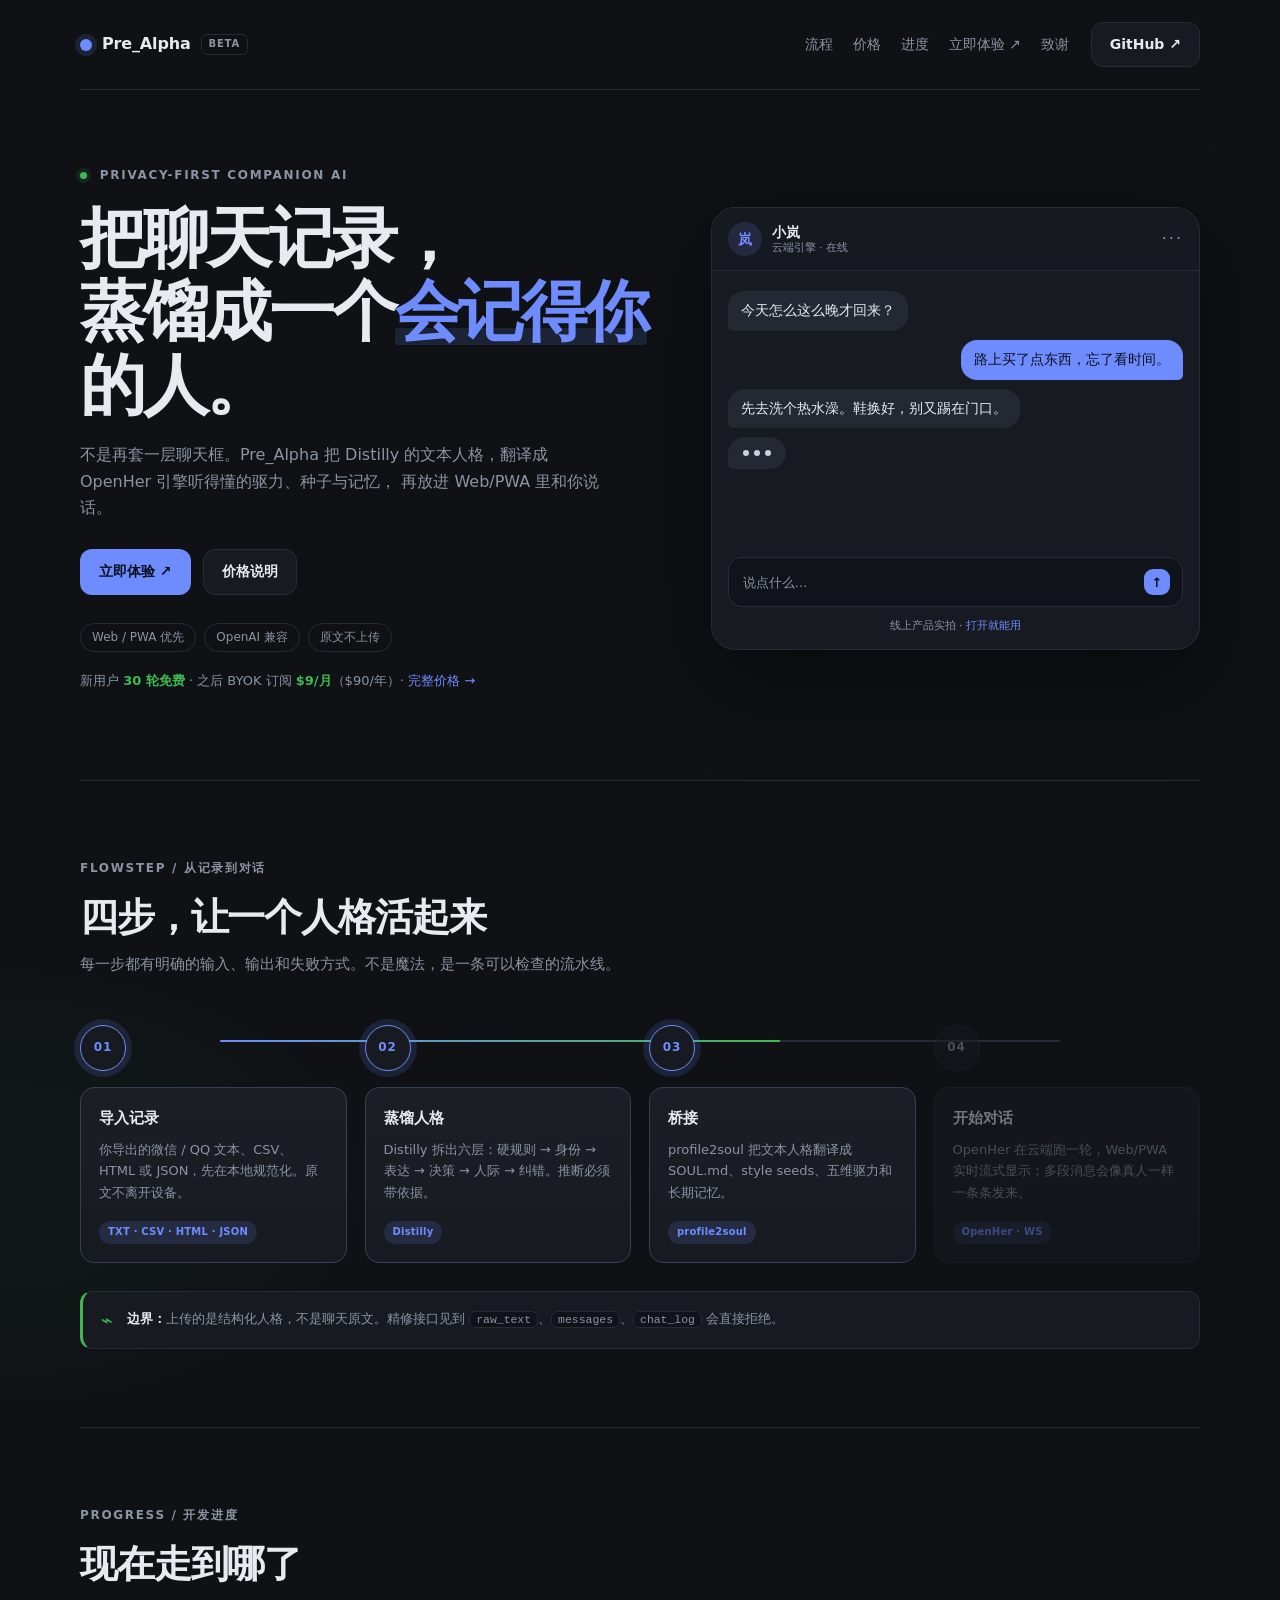
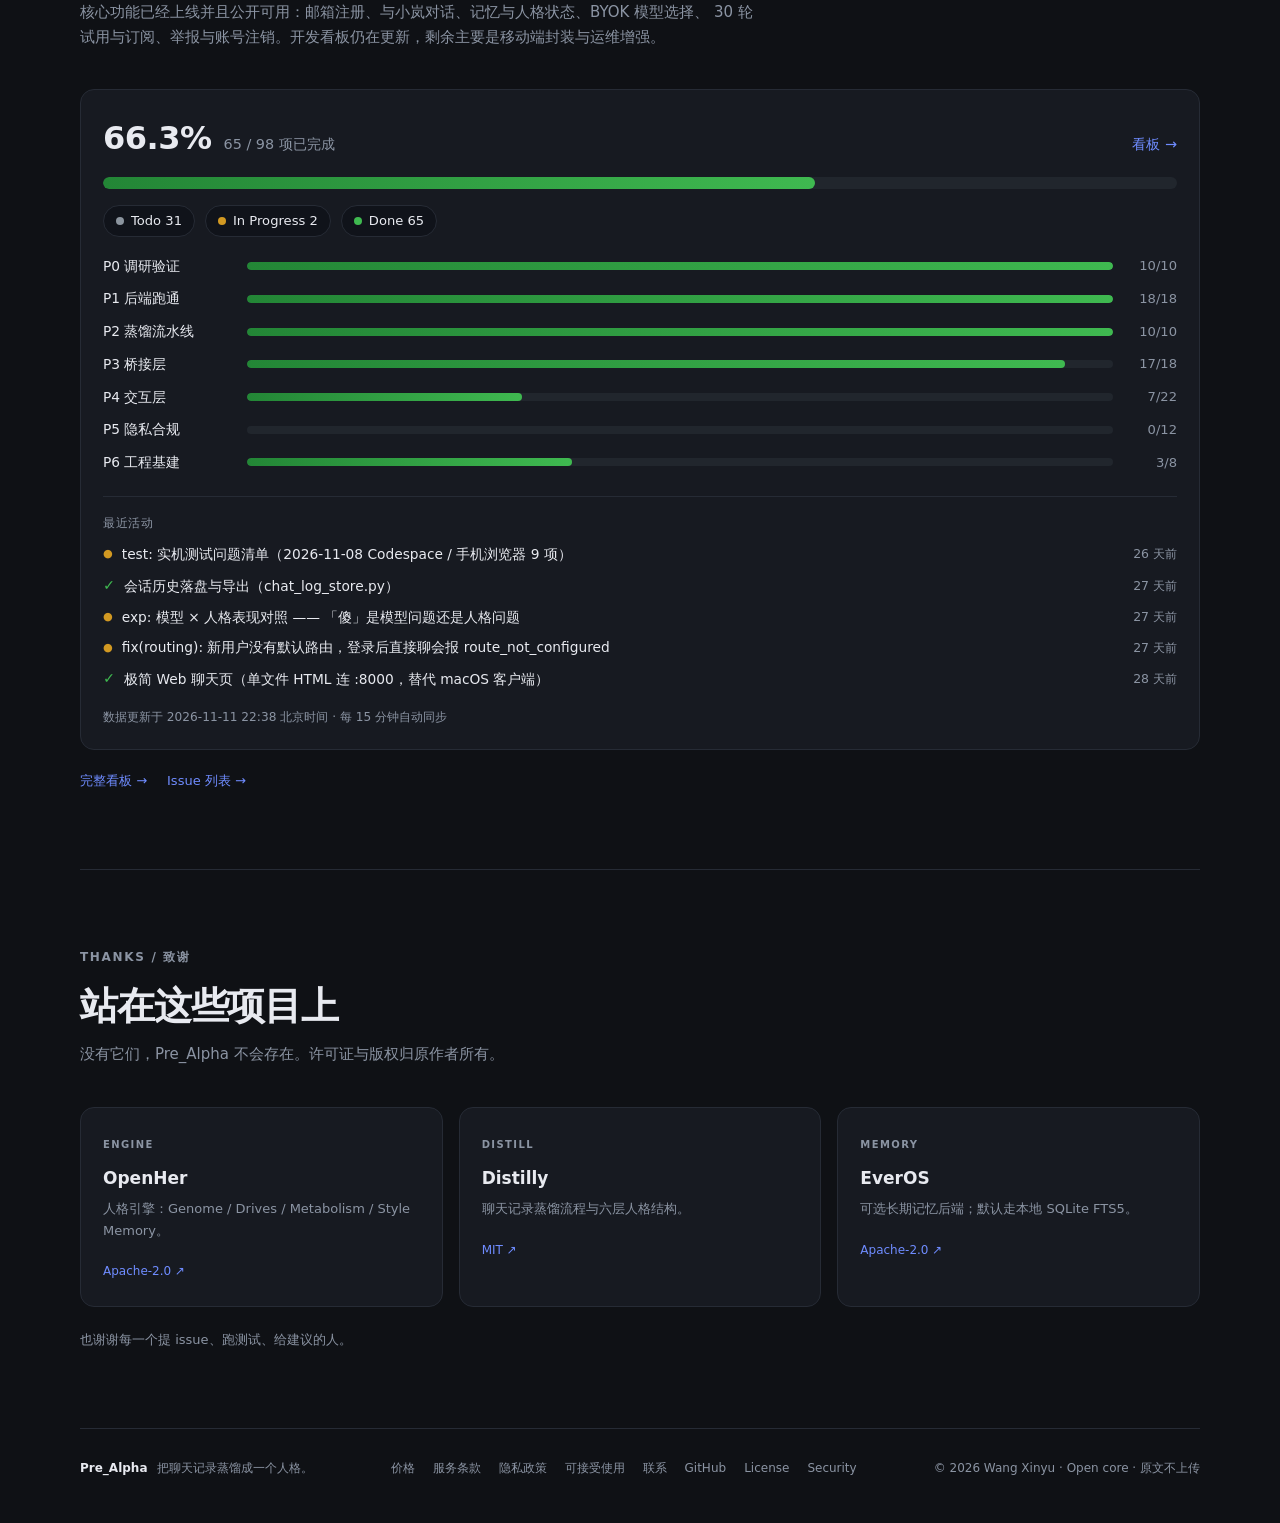
<file: site/index.html>
<!doctype html>
<html lang="zh-CN">
<head>
  <meta charset="utf-8">
  <meta name="viewport" content="width=device-width, initial-scale=1, viewport-fit=cover">
  <meta name="theme-color" content="#0f1115">
  <meta name="description" content="Pre_Alpha：把聊天记录蒸馏成一个人格，让它在云端活起来。隐私优先的陪伴 AI，Web/PWA 优先，原始聊天记录不上传。">
  <title>Pre_Alpha · 把聊天记录蒸馏成一个人格</title>
  <link rel="stylesheet" href="styles.css">
</head>
<body>
  <a class="skip" href="#main">跳到正文</a>

  <div class="page">
    <header class="nav">
      <a class="brand" href="#top" aria-label="Pre_Alpha 首页">
        <span class="brand-mark" aria-hidden="true"></span>
        <span>Pre_Alpha</span>
        <span class="brand-tag">BETA</span>
      </a>
      <nav class="nav-links" aria-label="主导航">
        <a href="#flow">流程</a>
        <a href="pricing/">价格</a>
        <a href="#progress">进度</a>
        <a href="https://47.239.51.212.sslip.io/" target="_blank" rel="noopener">立即体验 ↗</a>
        <a href="#thanks">致谢</a>
      </nav>
      <a class="btn btn-ghost nav-github" href="https://github.com/jason081112/Pre_Alpha" target="_blank" rel="noopener">GitHub ↗</a>
    </header>

    <main id="main">
      <section class="hero" id="top">
        <div class="hero-copy">
          <p class="eyebrow"><span class="live-dot" aria-hidden="true"></span> PRIVACY-FIRST COMPANION AI</p>
          <h1>把聊天记录，<br>蒸馏成一个<span class="hl">会记得你</span>的人。</h1>
          <p class="lead">
            不是再套一层聊天框。Pre_Alpha 把 Distilly 的文本人格，翻译成 OpenHer 引擎听得懂的驱力、种子与记忆，
            再放进 Web/PWA 里和你说话。
          </p>
          <div class="hero-actions">
            <a class="btn btn-primary" href="https://47.239.51.212.sslip.io/" target="_blank" rel="noopener">立即体验 ↗</a>
            <a class="btn btn-ghost" href="pricing/">价格说明</a>
          </div>
          <ul class="hero-meta" aria-label="产品特征">
            <li>Web / PWA 优先</li>
            <li>OpenAI 兼容</li>
            <li>原文不上传</li>
          </ul>
          <p class="hero-price">新用户 <strong>30 轮免费</strong> · 之后 BYOK 订阅 <strong>$9/月</strong>（$90/年）· <a href="pricing/">完整价格 →</a></p>
        </div>

        <div class="phone" aria-label="产品界面截图">
          <div class="phone-bar">
            <span class="avatar" aria-hidden="true">岚</span>
            <div class="phone-title">
              <strong>小岚</strong>
              <span>云端引擎 · 在线</span>
            </div>
            <span class="phone-menu" aria-hidden="true">···</span>
          </div>
          <div class="chat">
            <div class="row them"><div class="bubble">今天怎么这么晚才回来？</div></div>
            <div class="row me"><div class="bubble">路上买了点东西，忘了看时间。</div></div>
            <div class="row them"><div class="bubble">先去洗个热水澡。鞋换好，别又踢在门口。</div></div>
            <div class="row them typing" aria-label="对方正在输入">
              <div class="bubble typing"><i></i><i></i><i></i></div>
            </div>
          </div>
          <div class="composer" aria-hidden="true">
            <span>说点什么…</span>
            <span class="send">↑</span>
          </div>
          <p class="phone-foot">线上产品实拍 · <a href="https://47.239.51.212.sslip.io/" target="_blank" rel="noopener">打开就能用</a></p>
        </div>
      </section>

      <section class="section" id="flow">
        <div class="section-head">
          <p class="eyebrow">FLOWSTEP / 从记录到对话</p>
          <h2>四步，让一个人格活起来</h2>
          <p class="section-desc">
            每一步都有明确的输入、输出和失败方式。不是魔法，是一条可以检查的流水线。
          </p>
        </div>

        <div class="flowstep" data-flowstep>
          <div class="flow-line" aria-hidden="true"><span class="flow-fill"></span></div>

          <article class="fs-step" data-step="1">
            <span class="fs-num">01</span>
            <div class="fs-card">
              <h3>导入记录</h3>
              <p>你导出的微信 / QQ 文本、CSV、HTML 或 JSON，先在本地规范化。原文不离开设备。</p>
              <span class="tag">TXT · CSV · HTML · JSON</span>
            </div>
          </article>

          <article class="fs-step" data-step="2">
            <span class="fs-num">02</span>
            <div class="fs-card">
              <h3>蒸馏人格</h3>
              <p>Distilly 拆出六层：硬规则 → 身份 → 表达 → 决策 → 人际 → 纠错。推断必须带依据。</p>
              <span class="tag">Distilly</span>
            </div>
          </article>

          <article class="fs-step" data-step="3">
            <span class="fs-num">03</span>
            <div class="fs-card">
              <h3>桥接</h3>
              <p>profile2soul 把文本人格翻译成 SOUL.md、style seeds、五维驱力和长期记忆。</p>
              <span class="tag">profile2soul</span>
            </div>
          </article>

          <article class="fs-step" data-step="4">
            <span class="fs-num">04</span>
            <div class="fs-card">
              <h3>开始对话</h3>
              <p>OpenHer 在云端跑一轮，Web/PWA 实时流式显示；多段消息会像真人一样一条条发来。</p>
              <span class="tag">OpenHer · WS</span>
            </div>
          </article>
        </div>

        <div class="privacy-note">
          <span aria-hidden="true">⌁</span>
          <p><strong>边界：</strong>上传的是结构化人格，不是聊天原文。精修接口见到 <code>raw_text</code>、<code>messages</code>、<code>chat_log</code> 会直接拒绝。</p>
        </div>
      </section>

      <section class="section" id="progress">
        <div class="section-head">
          <p class="eyebrow">PROGRESS / 开发进度</p>
          <h2>现在走到哪了</h2>
          <p class="section-desc">
            核心功能已经上线并且公开可用：邮箱注册、与小岚对话、记忆与人格状态、BYOK 模型选择、
            30 轮试用与订阅、举报与账号注销。开发看板仍在更新，剩余主要是移动端封装与运维增强。
          </p>
        </div>

        <div id="prealpha" class="pa">
          <p class="pa-fallback">加载进度数据…</p>
        </div>

        <p class="section-more">
          <a href="https://github.com/users/jason081112/projects/1" target="_blank" rel="noopener">完整看板 →</a>
          <a href="https://github.com/jason081112/Pre_Alpha/issues" target="_blank" rel="noopener">Issue 列表 →</a>
        </p>
      </section>

      <section class="section" id="thanks">
        <div class="section-head">
          <p class="eyebrow">THANKS / 致谢</p>
          <h2>站在这些项目上</h2>
          <p class="section-desc">没有它们，Pre_Alpha 不会存在。许可证与版权归原作者所有。</p>
        </div>

        <div class="thanks-grid">
          <a class="thanks-card" href="https://github.com/kellyvv/OpenHer" target="_blank" rel="noopener">
            <span class="thanks-role">ENGINE</span>
            <h3>OpenHer</h3>
            <p>人格引擎：Genome / Drives / Metabolism / Style Memory。</p>
            <span class="thanks-license">Apache-2.0 ↗</span>
          </a>
          <a class="thanks-card" href="https://github.com/titanwings/distilly" target="_blank" rel="noopener">
            <span class="thanks-role">DISTILL</span>
            <h3>Distilly</h3>
            <p>聊天记录蒸馏流程与六层人格结构。</p>
            <span class="thanks-license">MIT ↗</span>
          </a>
          <a class="thanks-card" href="https://github.com/EverMind-AI/EverOS" target="_blank" rel="noopener">
            <span class="thanks-role">MEMORY</span>
            <h3>EverOS</h3>
            <p>可选长期记忆后端；默认走本地 SQLite FTS5。</p>
            <span class="thanks-license">Apache-2.0 ↗</span>
          </a>
        </div>

        <p class="thanks-foot">也谢谢每一个提 issue、跑测试、给建议的人。</p>
      </section>
    </main>

    <footer class="footer">
      <div>
        <strong>Pre_Alpha</strong>
        <span>把聊天记录蒸馏成一个人格。</span>
      </div>
      <nav aria-label="页脚链接">
        <a href="pricing/">价格</a>
        <a href="legal/terms.html">服务条款</a>
        <a href="legal/privacy.html">隐私政策</a>
        <a href="legal/aup.html">可接受使用</a>
        <a href="mailto:prealpha@163.com">联系</a>
        <a href="https://github.com/jason081112/Pre_Alpha" target="_blank" rel="noopener">GitHub</a>
        <a href="https://github.com/jason081112/Pre_Alpha/blob/main/LICENSING.md" target="_blank" rel="noopener">License</a>
        <a href="https://github.com/jason081112/Pre_Alpha/blob/main/SECURITY.md" target="_blank" rel="noopener">Security</a>
      </nav>
      <p class="footer-note">© 2026 Wang Xinyu · Open core · 原文不上传</p>
    </footer>
  </div>

  <script src="app.js"></script>
</body>
</html>
</file>
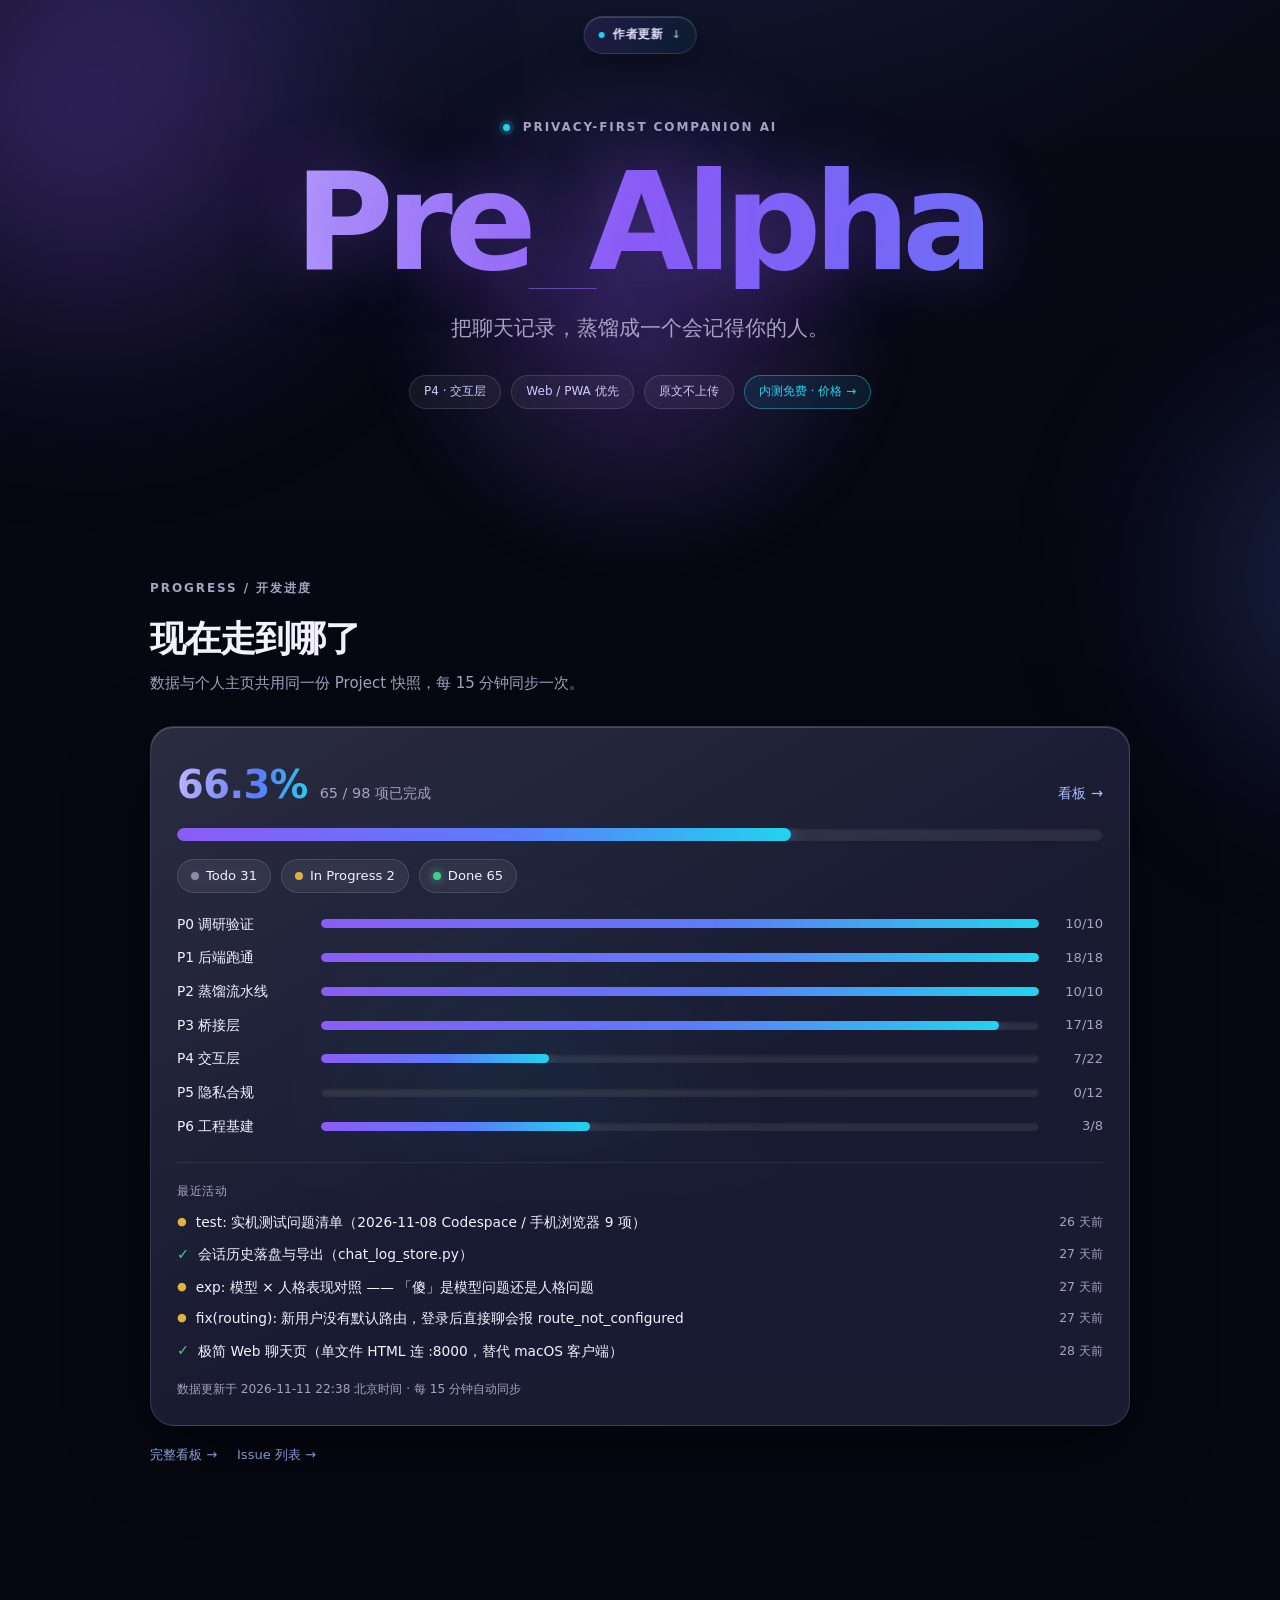
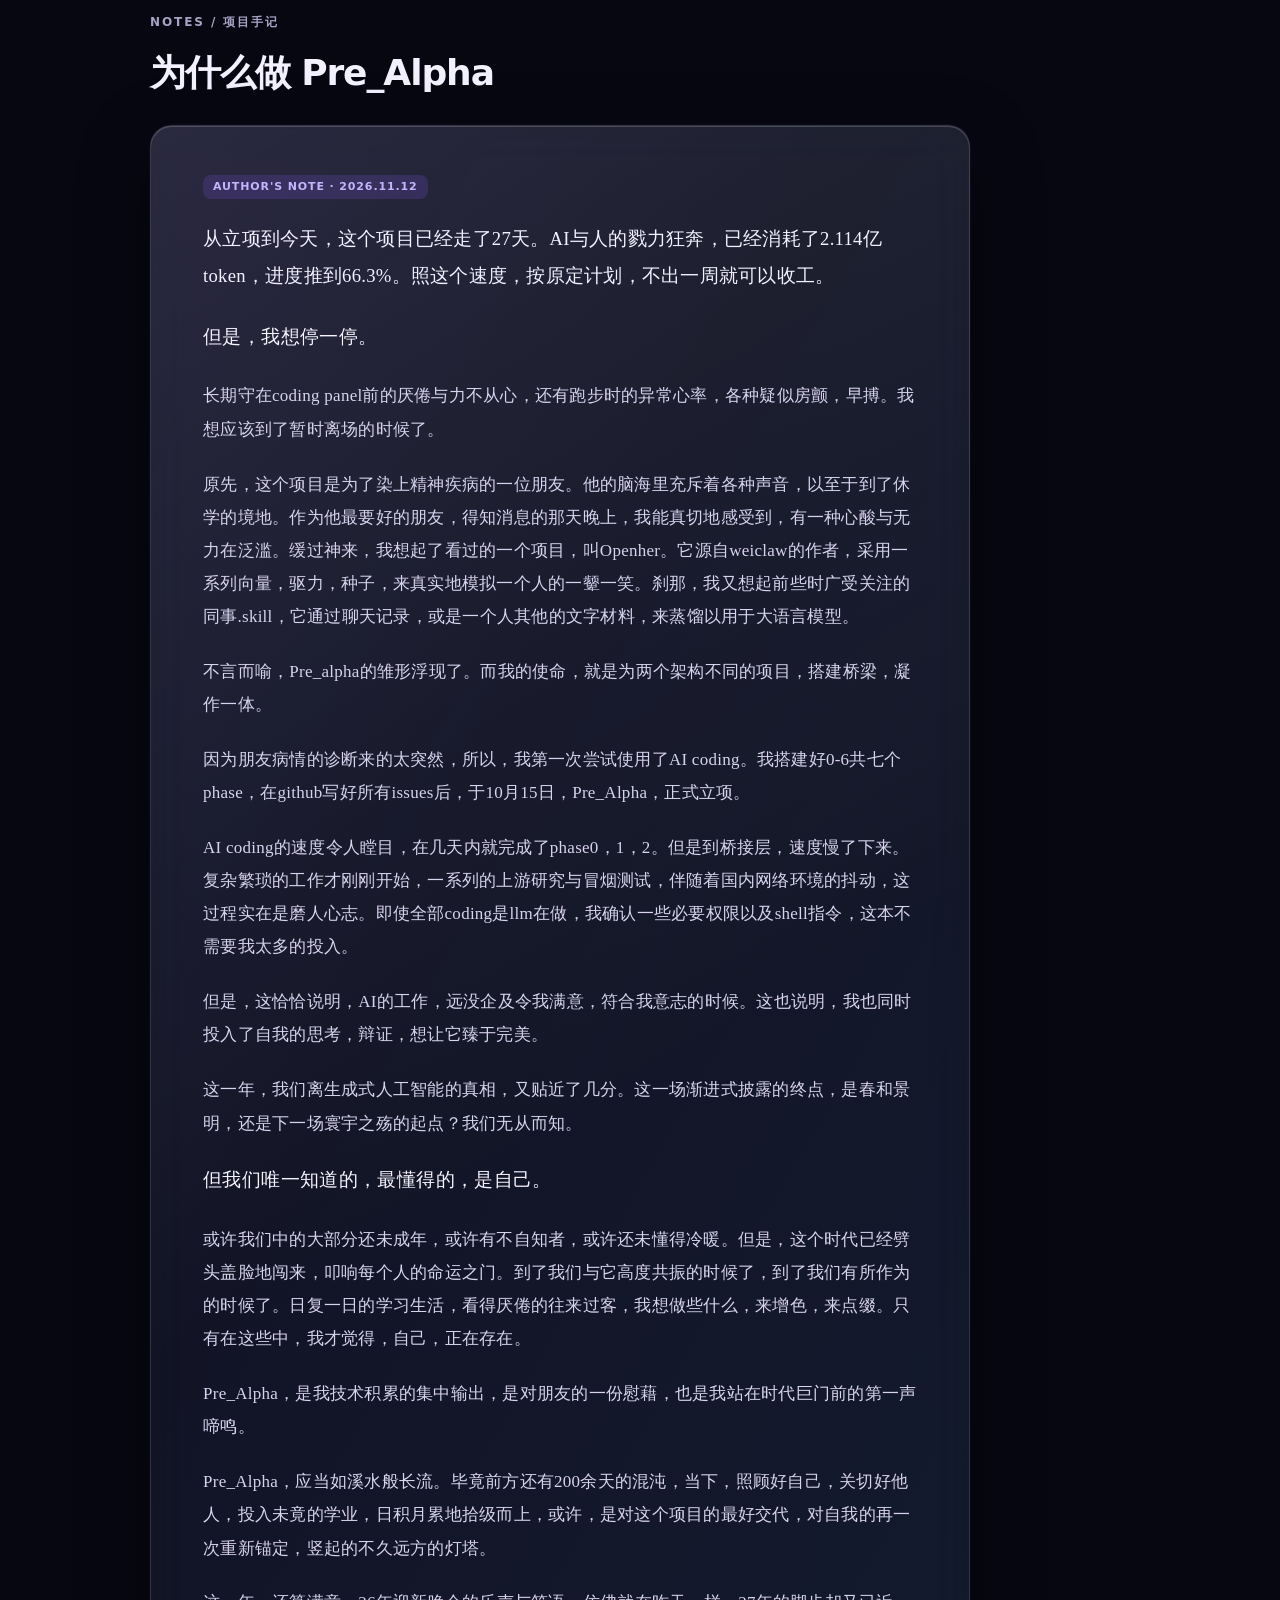
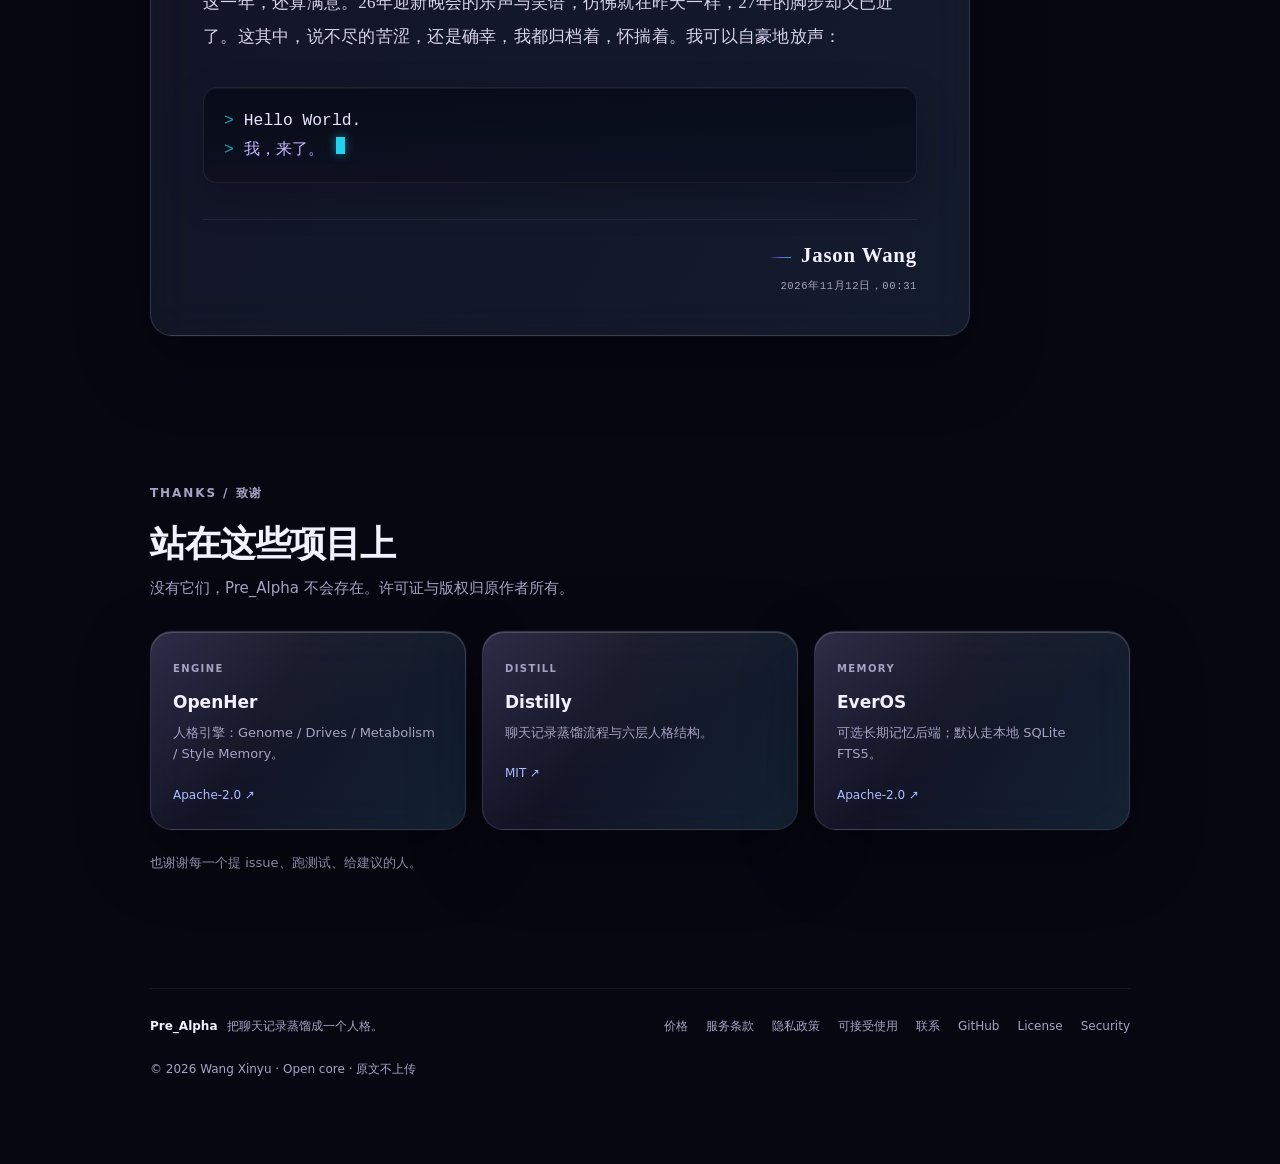
<file: site/glass/index.html>
<!doctype html>
<html lang="zh-CN">
<head>
  <meta charset="utf-8">
  <meta name="viewport" content="width=device-width, initial-scale=1, viewport-fit=cover">
  <meta name="theme-color" content="#070811">
  <meta name="description" content="Pre_Alpha：把聊天记录蒸馏成一个人格。隐私优先的陪伴 AI，原始聊天记录不上传。">
  <title>Pre_Alpha · 把聊天记录蒸馏成一个人格</title>
  <link rel="stylesheet" href="glass.css">
</head>
<body>
  <a class="skip" href="#main">跳到正文</a>

  <a class="author-update" href="#story" aria-label="作者更新，跳转到文案区">
    <span class="update-dot" aria-hidden="true"></span>
    <span>作者更新</span>
    <span class="update-arrow" aria-hidden="true">↓</span>
  </a>

  <div class="aurora" aria-hidden="true">
    <span class="blob blob-violet"></span>
    <span class="blob blob-blue"></span>
    <span class="blob blob-cyan"></span>
  </div>

  <main class="page" id="main">
    <header class="masthead">
      <p class="eyebrow"><span class="live-dot" aria-hidden="true"></span> PRIVACY-FIRST COMPANION AI</p>
      <h1>Pre_Alpha</h1>
      <p class="tagline">把聊天记录，蒸馏成一个会记得你的人。</p>
      <div class="title-meta" aria-label="项目状态">
        <span class="glass-pill">P4 · 交互层</span>
        <span class="glass-pill">Web / PWA 优先</span>
        <span class="glass-pill">原文不上传</span>
        <a class="glass-pill glass-pill-link" href="../pricing/">内测免费 · 价格 →</a>
      </div>
    </header>

    <section class="section" id="progress" aria-labelledby="progress-title">
      <div class="section-head">
        <p class="eyebrow">PROGRESS / 开发进度</p>
        <h2 id="progress-title">现在走到哪了</h2>
        <p class="section-desc">数据与个人主页共用同一份 Project 快照，每 15 分钟同步一次。</p>
      </div>
      <div id="prealpha" class="pa">
        <p class="pa-fallback">加载进度数据…</p>
      </div>
      <p class="section-more">
        <a href="https://github.com/users/jason081112/projects/1" target="_blank" rel="noopener">完整看板 →</a>
        <a href="https://github.com/jason081112/Pre_Alpha/issues" target="_blank" rel="noopener">Issue 列表 →</a>
      </p>
    </section>

    <section class="section" id="story" aria-labelledby="story-title">
      <div class="section-head">
        <p class="eyebrow">NOTES / 项目手记</p>
        <h2 id="story-title">为什么做 Pre_Alpha</h2>
      </div>

      <article class="story-card glass essay" data-copy="story">
        <span class="story-badge">AUTHOR'S NOTE · 2026.11.12</span>

        <div class="essay-body">
          <p class="essay-lead">从立项到今天，这个项目已经走了27天。AI与人的戮力狂奔，已经消耗了2.114亿token，进度推到66.3%。照这个速度，按原定计划，不出一周就可以收工。</p>

          <p class="essay-beat">但是，我想停一停。</p>

          <p>长期守在coding panel前的厌倦与力不从心，还有跑步时的异常心率，各种疑似房颤，早搏。我想应该到了暂时离场的时候了。</p>

          <p>原先，这个项目是为了染上精神疾病的一位朋友。他的脑海里充斥着各种声音，以至于到了休学的境地。作为他最要好的朋友，得知消息的那天晚上，我能真切地感受到，有一种心酸与无力在泛滥。缓过神来，我想起了看过的一个项目，叫Openher。它源自weiclaw的作者，采用一系列向量，驱力，种子，来真实地模拟一个人的一颦一笑。刹那，我又想起前些时广受关注的同事.skill，它通过聊天记录，或是一个人其他的文字材料，来蒸馏以用于大语言模型。</p>

          <p>不言而喻，Pre_alpha的雏形浮现了。而我的使命，就是为两个架构不同的项目，搭建桥梁，凝作一体。</p>

          <p>因为朋友病情的诊断来的太突然，所以，我第一次尝试使用了AI coding。我搭建好0-6共七个phase，在github写好所有issues后，于10月15日，Pre_Alpha，正式立项。</p>

          <p>AI coding的速度令人瞠目，在几天内就完成了phase0，1，2。但是到桥接层，速度慢了下来。复杂繁琐的工作才刚刚开始，一系列的上游研究与冒烟测试，伴随着国内网络环境的抖动，这过程实在是磨人心志。即使全部coding是llm在做，我确认一些必要权限以及shell指令，这本不需要我太多的投入。</p>

          <p>但是，这恰恰说明，AI的工作，远没企及令我满意，符合我意志的时候。这也说明，我也同时投入了自我的思考，辩证，想让它臻于完美。</p>

          <p>这一年，我们离生成式人工智能的真相，又贴近了几分。这一场渐进式披露的终点，是春和景明，还是下一场寰宇之殇的起点？我们无从而知。</p>

          <p class="essay-beat">但我们唯一知道的，最懂得的，是自己。</p>

          <p>或许我们中的大部分还未成年，或许有不自知者，或许还未懂得冷暖。但是，这个时代已经劈头盖脸地闯来，叩响每个人的命运之门。到了我们与它高度共振的时候了，到了我们有所作为的时候了。日复一日的学习生活，看得厌倦的往来过客，我想做些什么，来增色，来点缀。只有在这些中，我才觉得，自己，正在存在。</p>

          <p>Pre_Alpha，是我技术积累的集中输出，是对朋友的一份慰藉，也是我站在时代巨门前的第一声啼鸣。</p>

          <p>Pre_Alpha，应当如溪水般长流。毕竟前方还有200余天的混沌，当下，照顾好自己，关切好他人，投入未竟的学业，日积月累地拾级而上，或许，是对这个项目的最好交代，对自我的再一次重新锚定，竖起的不久远方的灯塔。</p>

          <p>这一年，还算满意。26年迎新晚会的乐声与笑语，仿佛就在昨天一样，27年的脚步却又已近了。这其中，说不尽的苦涩，还是确幸，我都归档着，怀揣着。我可以自豪地放声：</p>
        </div>

        <div class="essay-terminal" role="group" aria-label="结尾">
          <span class="term-line"><span class="term-prompt" aria-hidden="true">&gt;</span> Hello World.</span>
          <span class="term-line"><span class="term-prompt" aria-hidden="true">&gt;</span> <span class="term-cn">我，来了。</span><span class="term-cursor" aria-hidden="true"></span></span>
        </div>

        <footer class="essay-sign">
          <p class="essay-name">Jason Wang</p>
          <p class="essay-date">2026年11月12日，00:31</p>
        </footer>
      </article>
    </section>

    <section class="section" id="thanks" aria-labelledby="thanks-title">
      <div class="section-head">
        <p class="eyebrow">THANKS / 致谢</p>
        <h2 id="thanks-title">站在这些项目上</h2>
        <p class="section-desc">没有它们，Pre_Alpha 不会存在。许可证与版权归原作者所有。</p>
      </div>

      <div class="thanks-grid">
        <a class="thanks-card glass" href="https://github.com/kellyvv/OpenHer" target="_blank" rel="noopener">
          <span class="thanks-role">ENGINE</span>
          <h3>OpenHer</h3>
          <p>人格引擎：Genome / Drives / Metabolism / Style Memory。</p>
          <span class="thanks-license">Apache-2.0 ↗</span>
        </a>
        <a class="thanks-card glass" href="https://github.com/titanwings/distilly" target="_blank" rel="noopener">
          <span class="thanks-role">DISTILL</span>
          <h3>Distilly</h3>
          <p>聊天记录蒸馏流程与六层人格结构。</p>
          <span class="thanks-license">MIT ↗</span>
        </a>
        <a class="thanks-card glass" href="https://github.com/EverMind-AI/EverOS" target="_blank" rel="noopener">
          <span class="thanks-role">MEMORY</span>
          <h3>EverOS</h3>
          <p>可选长期记忆后端；默认走本地 SQLite FTS5。</p>
          <span class="thanks-license">Apache-2.0 ↗</span>
        </a>
      </div>

      <p class="thanks-foot">也谢谢每一个提 issue、跑测试、给建议的人。</p>
    </section>

    <footer class="footer">
      <div>
        <strong>Pre_Alpha</strong>
        <span>把聊天记录蒸馏成一个人格。</span>
      </div>
      <nav aria-label="页脚链接">
        <a href="../pricing/">价格</a>
        <a href="../legal/terms.html">服务条款</a>
        <a href="../legal/privacy.html">隐私政策</a>
        <a href="../legal/aup.html">可接受使用</a>
        <a href="mailto:prealpha@163.com">联系</a>
        <a href="https://github.com/jason081112/Pre_Alpha" target="_blank" rel="noopener">GitHub</a>
        <a href="https://github.com/jason081112/Pre_Alpha/blob/main/LICENSING.md" target="_blank" rel="noopener">License</a>
        <a href="https://github.com/jason081112/Pre_Alpha/blob/main/SECURITY.md" target="_blank" rel="noopener">Security</a>
      </nav>
      <p class="footer-note">© 2026 Wang Xinyu · Open core · 原文不上传</p>
    </footer>
  </main>

  <script src="app.js"></script>
</body>
</html>
</file>
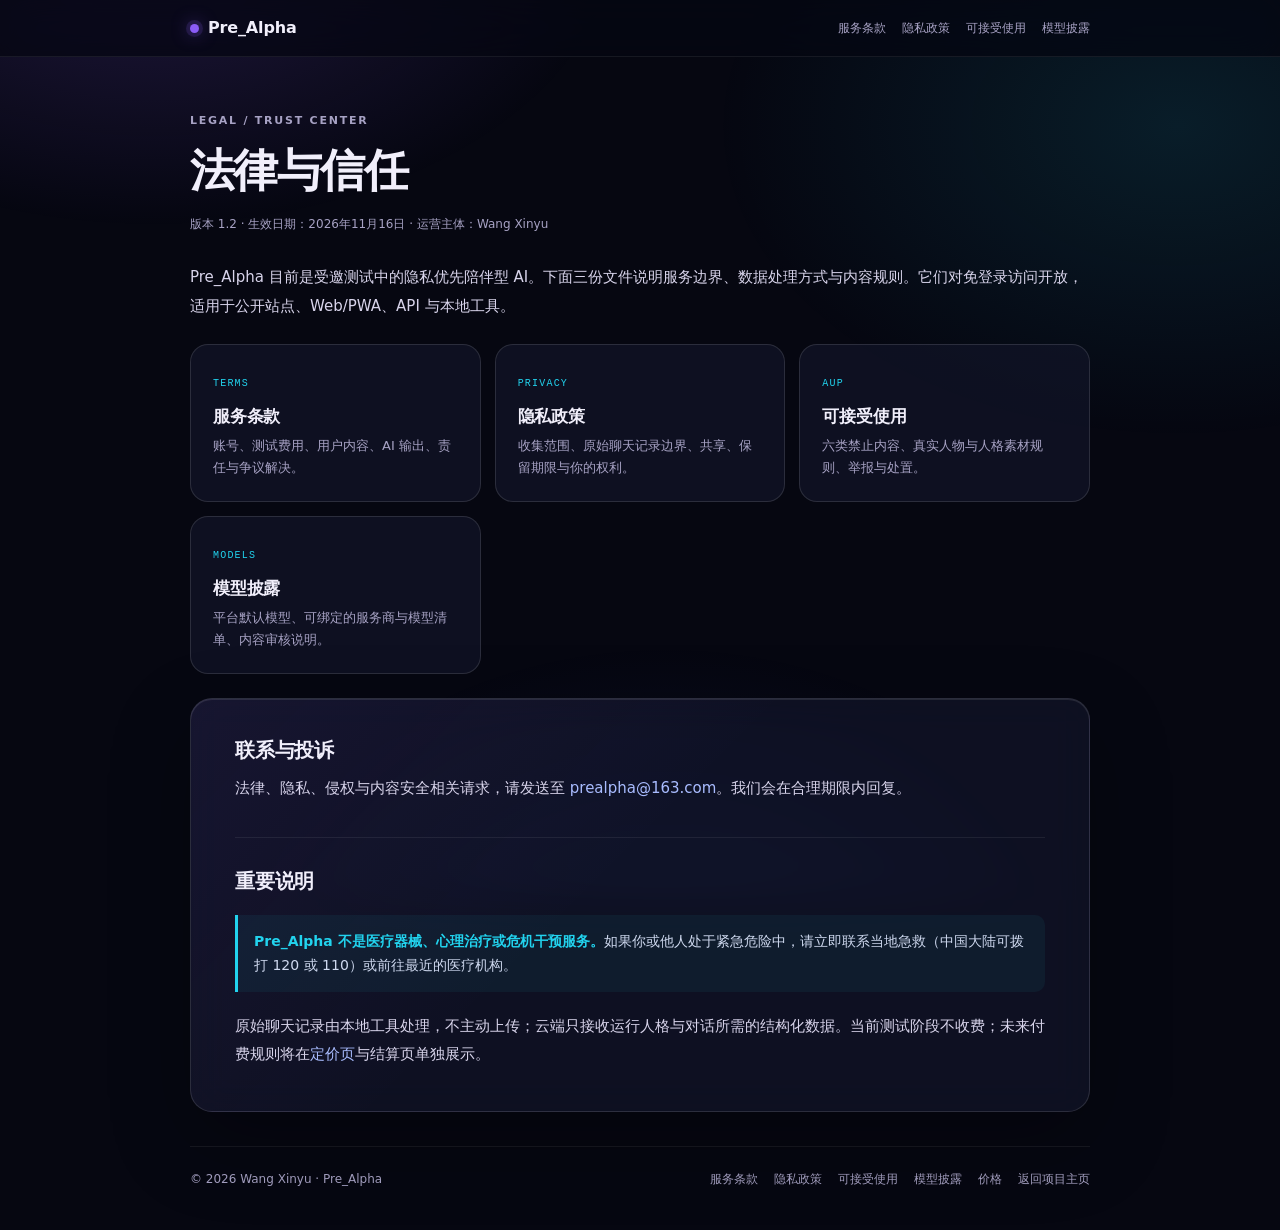
<file: site/legal/index.html>
<!doctype html>
<html lang="zh-CN">
<head>
  <meta charset="utf-8">
  <meta name="viewport" content="width=device-width, initial-scale=1, viewport-fit=cover">
  <meta name="theme-color" content="#060711">
  <meta name="description" content="Pre_Alpha 法律与信任中心：服务条款、隐私政策、可接受使用政策。">
  <title>法律与信任 · Pre_Alpha</title>
  <link rel="stylesheet" href="legal.css">
</head>
<body>
  <div class="aurora" aria-hidden="true"></div>

  <header class="legal-nav">
    <div class="legal-nav-inner">
      <a class="legal-brand" href="../">
        <span class="legal-mark" aria-hidden="true"></span>
        <span>Pre_Alpha</span>
      </a>
      <nav aria-label="法律页面">
        <a href="terms.html">服务条款</a>
        <a href="privacy.html">隐私政策</a>
        <a href="aup.html">可接受使用</a>
        <a href="models.html">模型披露</a>
      </nav>
    </div>
  </header>

  <main class="legal-wrap">
    <p class="eyebrow">LEGAL / TRUST CENTER</p>
    <h1>法律与信任</h1>
    <p class="meta">
      <span>版本 1.2</span> · <span>生效日期：2026年11月16日</span> · <span>运营主体：Wang Xinyu</span>
    </p>

    <p>Pre_Alpha 目前是受邀测试中的隐私优先陪伴型 AI。下面三份文件说明服务边界、数据处理方式与内容规则。它们对免登录访问开放，适用于公开站点、Web/PWA、API 与本地工具。</p>

    <div class="legal-grid">
      <a class="legal-tile" href="terms.html">
        <span class="tag">TERMS</span>
        <h2>服务条款</h2>
        <p>账号、测试费用、用户内容、AI 输出、责任与争议解决。</p>
      </a>
      <a class="legal-tile" href="privacy.html">
        <span class="tag">PRIVACY</span>
        <h2>隐私政策</h2>
        <p>收集范围、原始聊天记录边界、共享、保留期限与你的权利。</p>
      </a>
      <a class="legal-tile" href="aup.html">
        <span class="tag">AUP</span>
        <h2>可接受使用</h2>
        <p>六类禁止内容、真实人物与人格素材规则、举报与处置。</p>
      </a>
      <a class="legal-tile" href="models.html">
        <span class="tag">MODELS</span>
        <h2>模型披露</h2>
        <p>平台默认模型、可绑定的服务商与模型清单、内容审核说明。</p>
      </a>
    </div>

    <article class="legal-card" style="margin-top:24px">
      <section>
        <h2>联系与投诉</h2>
        <p>法律、隐私、侵权与内容安全相关请求，请发送至 <a href="mailto:prealpha@163.com">prealpha@163.com</a>。我们会在合理期限内回复。</p>
      </section>
      <section>
        <h2>重要说明</h2>
        <div class="note">
          <strong>Pre_Alpha 不是医疗器械、心理治疗或危机干预服务。</strong>如果你或他人处于紧急危险中，请立即联系当地急救（中国大陆可拨打 120 或 110）或前往最近的医疗机构。
        </div>
        <p>原始聊天记录由本地工具处理，不主动上传；云端只接收运行人格与对话所需的结构化数据。当前测试阶段不收费；未来付费规则将在<a href="../pricing/">定价页</a>与结算页单独展示。</p>
      </section>
    </article>

    <footer class="legal-foot">
      <span>© 2026 Wang Xinyu · Pre_Alpha</span>
      <div>
        <a href="terms.html">服务条款</a>
        <a href="privacy.html">隐私政策</a>
        <a href="aup.html">可接受使用</a>
        <a href="models.html">模型披露</a>
        <a href="../pricing/">价格</a>
        <a href="../">返回项目主页</a>
      </div>
    </footer>
  </main>
</body>
</html>
</file>
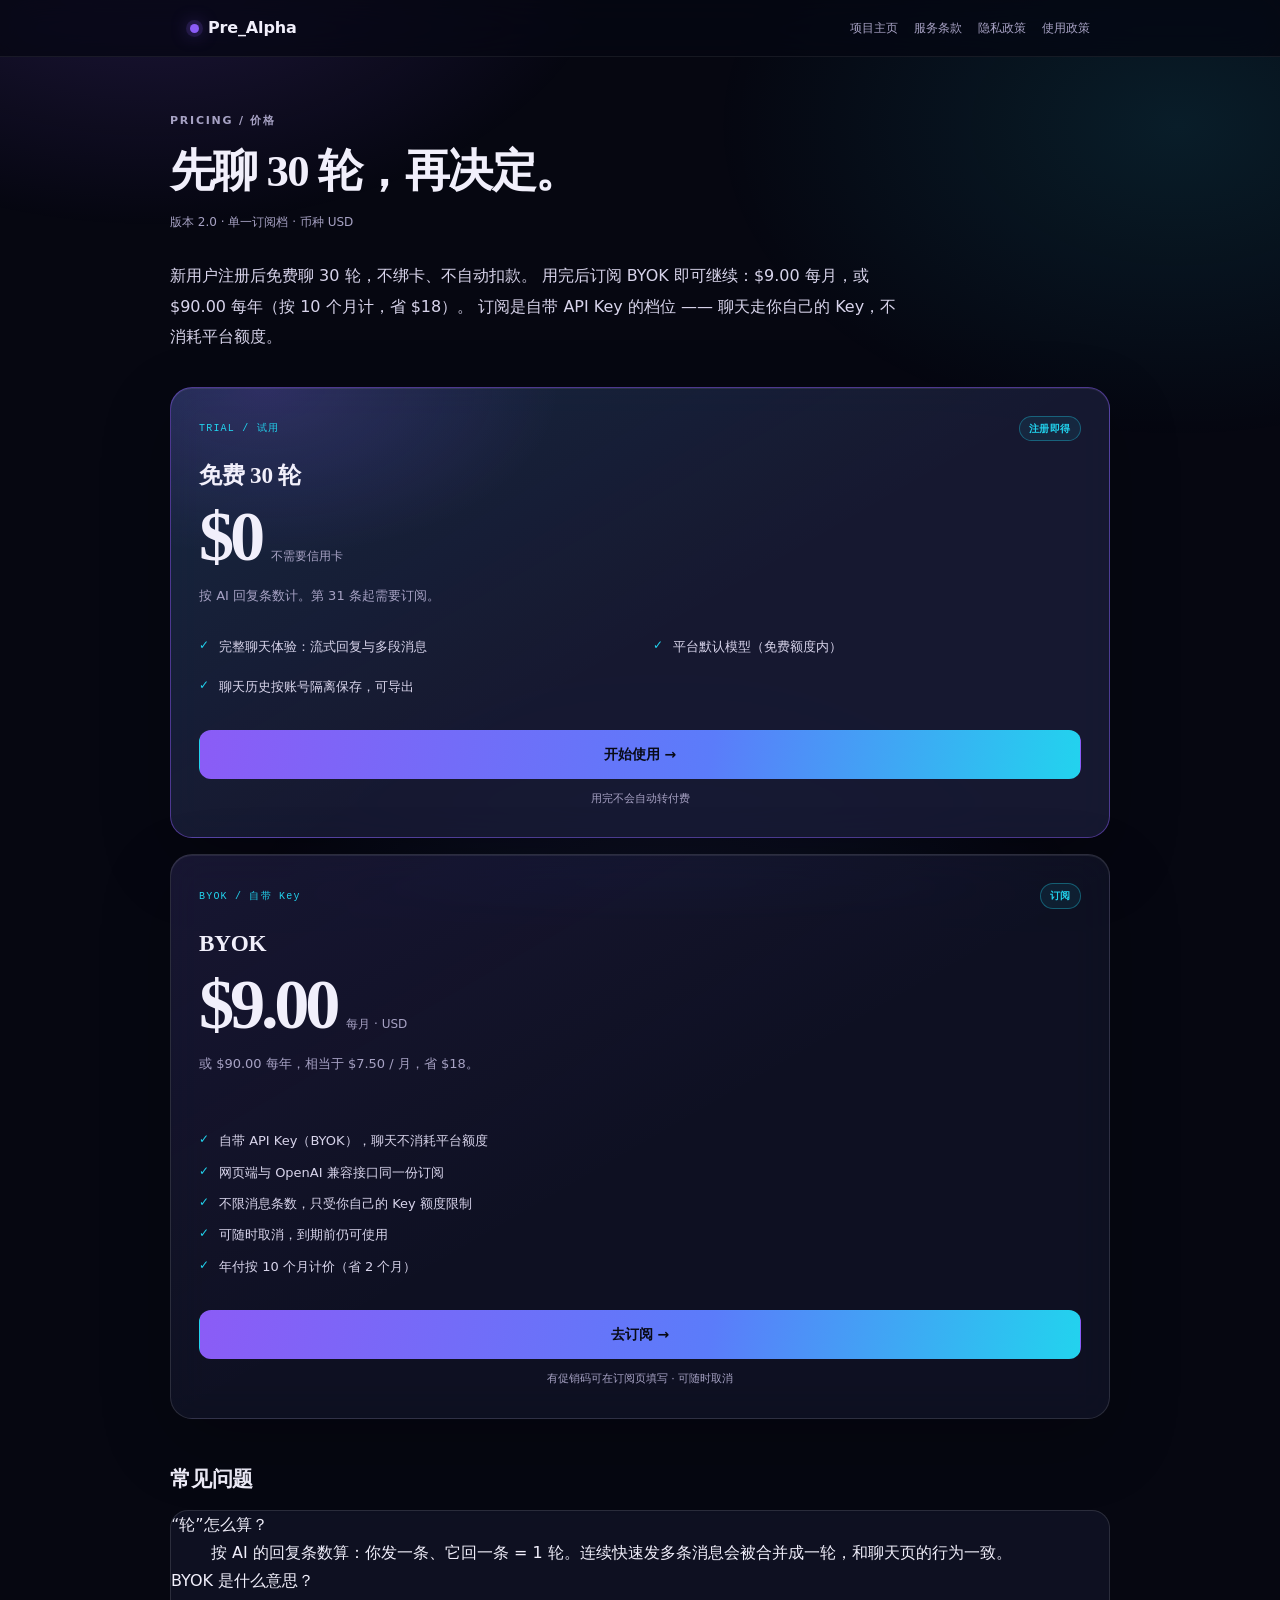
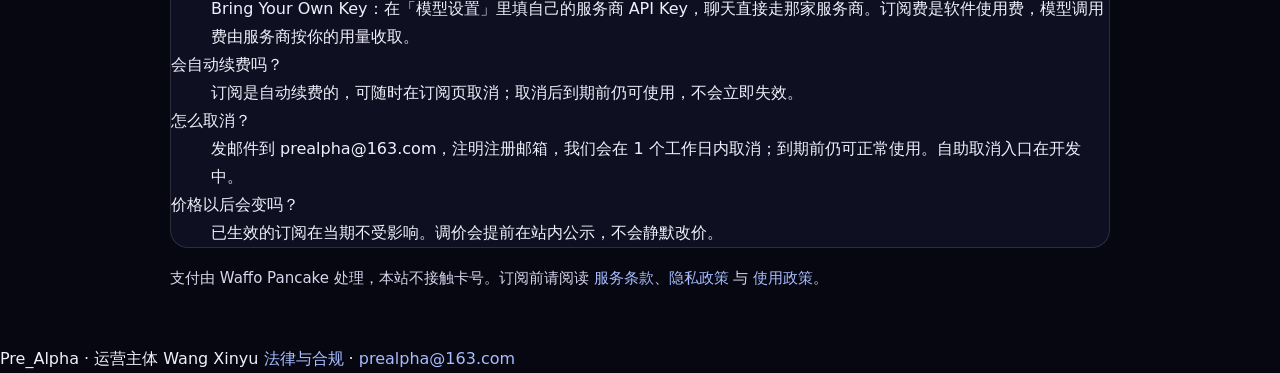
<file: site/pricing/index.html>
<!doctype html>
<html lang="zh-CN">
<head>
  <meta charset="utf-8">
  <meta name="viewport" content="width=device-width, initial-scale=1, viewport-fit=cover">
  <meta name="theme-color" content="#060711">
  <meta name="description" content="Pre_Alpha 价格：新用户免费 30 轮，之后 BYOK 订阅 $9.00 / 月或 $90.00 / 年，自带 API Key。">
  <title>价格 · Pre_Alpha</title>
  <link rel="stylesheet" href="../legal/legal.css">
  <link rel="stylesheet" href="pricing.css">
</head>
<body>
  <div class="aurora" aria-hidden="true"></div>

  <header class="legal-nav">
    <div class="legal-nav-inner">
      <a class="legal-brand" href="https://47.239.51.212.sslip.io/">
        <span class="legal-mark" aria-hidden="true"></span>
        <span>Pre_Alpha</span>
      </a>
      <nav aria-label="价格与法律">
        <a href="https://47.239.51.212.sslip.io/">项目主页</a>
        <a href="../legal/terms.html">服务条款</a>
        <a href="../legal/privacy.html">隐私政策</a>
        <a href="../legal/aup.html">使用政策</a>
      </nav>
    </div>
  </header>

  <main class="legal-wrap pricing-wrap">
    <p class="eyebrow">PRICING / 价格</p>
    <h1>先聊 30 轮，再决定。</h1>
    <p class="meta">
      <span>版本 2.0</span> · <span>单一订阅档</span> · <span>币种 USD</span>
    </p>
    <p class="pricing-lead">
      新用户注册后免费聊 30 轮，不绑卡、不自动扣款。
      用完后订阅 BYOK 即可继续：$9.00 每月，或 $90.00 每年（按 10 个月计，省 $18）。
      订阅是自带 API Key 的档位 —— 聊天走你自己的 Key，不消耗平台额度。
    </p>

    <div class="price-grid price-grid-beta">
      <article class="price-card price-current price-beta">
        <div class="price-top">
          <span class="price-tag">TRIAL / 试用</span>
          <span class="price-status">注册即得</span>
        </div>
        <h2>免费 30 轮</h2>
        <p class="price-line"><span class="price-amount">$0</span><span class="price-unit">不需要信用卡</span></p>
        <p class="price-desc">按 AI 回复条数计。第 31 条起需要订阅。</p>
        <ul class="price-list">
          <li>完整聊天体验：流式回复与多段消息</li>
          <li>平台默认模型（免费额度内）</li>
          <li>聊天历史按账号隔离保存，可导出</li>
        </ul>
        <a class="price-cta" href="https://47.239.51.212.sslip.io/">开始使用 →</a>
        <p class="price-foot">用完不会自动转付费</p>
      </article>

      <article class="price-card price-pro">
        <div class="price-top">
          <span class="price-tag">BYOK / 自带 Key</span>
          <span class="price-status">订阅</span>
        </div>
        <h2>BYOK</h2>
        <p class="price-line"><span class="price-amount">$9.00</span><span class="price-unit">每月 · USD</span></p>
        <p class="price-desc">或 $90.00 每年，相当于 $7.50 / 月，省 $18。</p>
        <ul class="price-list">
          <li>自带 API Key（BYOK），聊天不消耗平台额度</li>
          <li>网页端与 OpenAI 兼容接口同一份订阅</li>
          <li>不限消息条数，只受你自己的 Key 额度限制</li>
          <li>可随时取消，到期前仍可使用</li>
          <li>年付按 10 个月计价（省 2 个月）</li>
        </ul>
        <a class="price-cta price-cta-primary" href="https://47.239.51.212.sslip.io/?subscribe=1">去订阅 →</a>
        <p class="price-foot">有促销码可在订阅页填写 · 可随时取消</p>
      </article>
    </div>

    <h2 class="pricing-h2">常见问题</h2>
    <dl class="pricing-faq">
      <dt>“轮”怎么算？</dt>
      <dd>按 AI 的回复条数算：你发一条、它回一条 = 1 轮。连续快速发多条消息会被合并成一轮，和聊天页的行为一致。</dd>
      <dt>BYOK 是什么意思？</dt>
      <dd>Bring Your Own Key：在「模型设置」里填自己的服务商 API Key，聊天直接走那家服务商。订阅费是软件使用费，模型调用费由服务商按你的用量收取。</dd>
      <dt>会自动续费吗？</dt>
      <dd>订阅是自动续费的，可随时在订阅页取消；取消后到期前仍可使用，不会立即失效。</dd>
      <dt>怎么取消？</dt>
      <dd>发邮件到 prealpha@163.com，注明注册邮箱，我们会在 1 个工作日内取消；到期前仍可正常使用。自助取消入口在开发中。</dd>
      <dt>价格以后会变吗？</dt>
      <dd>已生效的订阅在当期不受影响。调价会提前在站内公示，不会静默改价。</dd>
    </dl>

    <p class="pricing-note">
      支付由 Waffo Pancake 处理，本站不接触卡号。订阅前请阅读
      <a href="../legal/terms.html">服务条款</a>、<a href="../legal/privacy.html">隐私政策</a>
      与 <a href="../legal/aup.html">使用政策</a>。
    </p>
  </main>

  <footer class="legal-footer">
    <div class="legal-footer-inner">
      <span>Pre_Alpha · 运营主体 Wang Xinyu</span>
      <span><a href="../legal/">法律与合规</a> · <a href="mailto:prealpha@163.com">prealpha@163.com</a></span>
    </div>
  </footer>
</body>
</html>
</file>
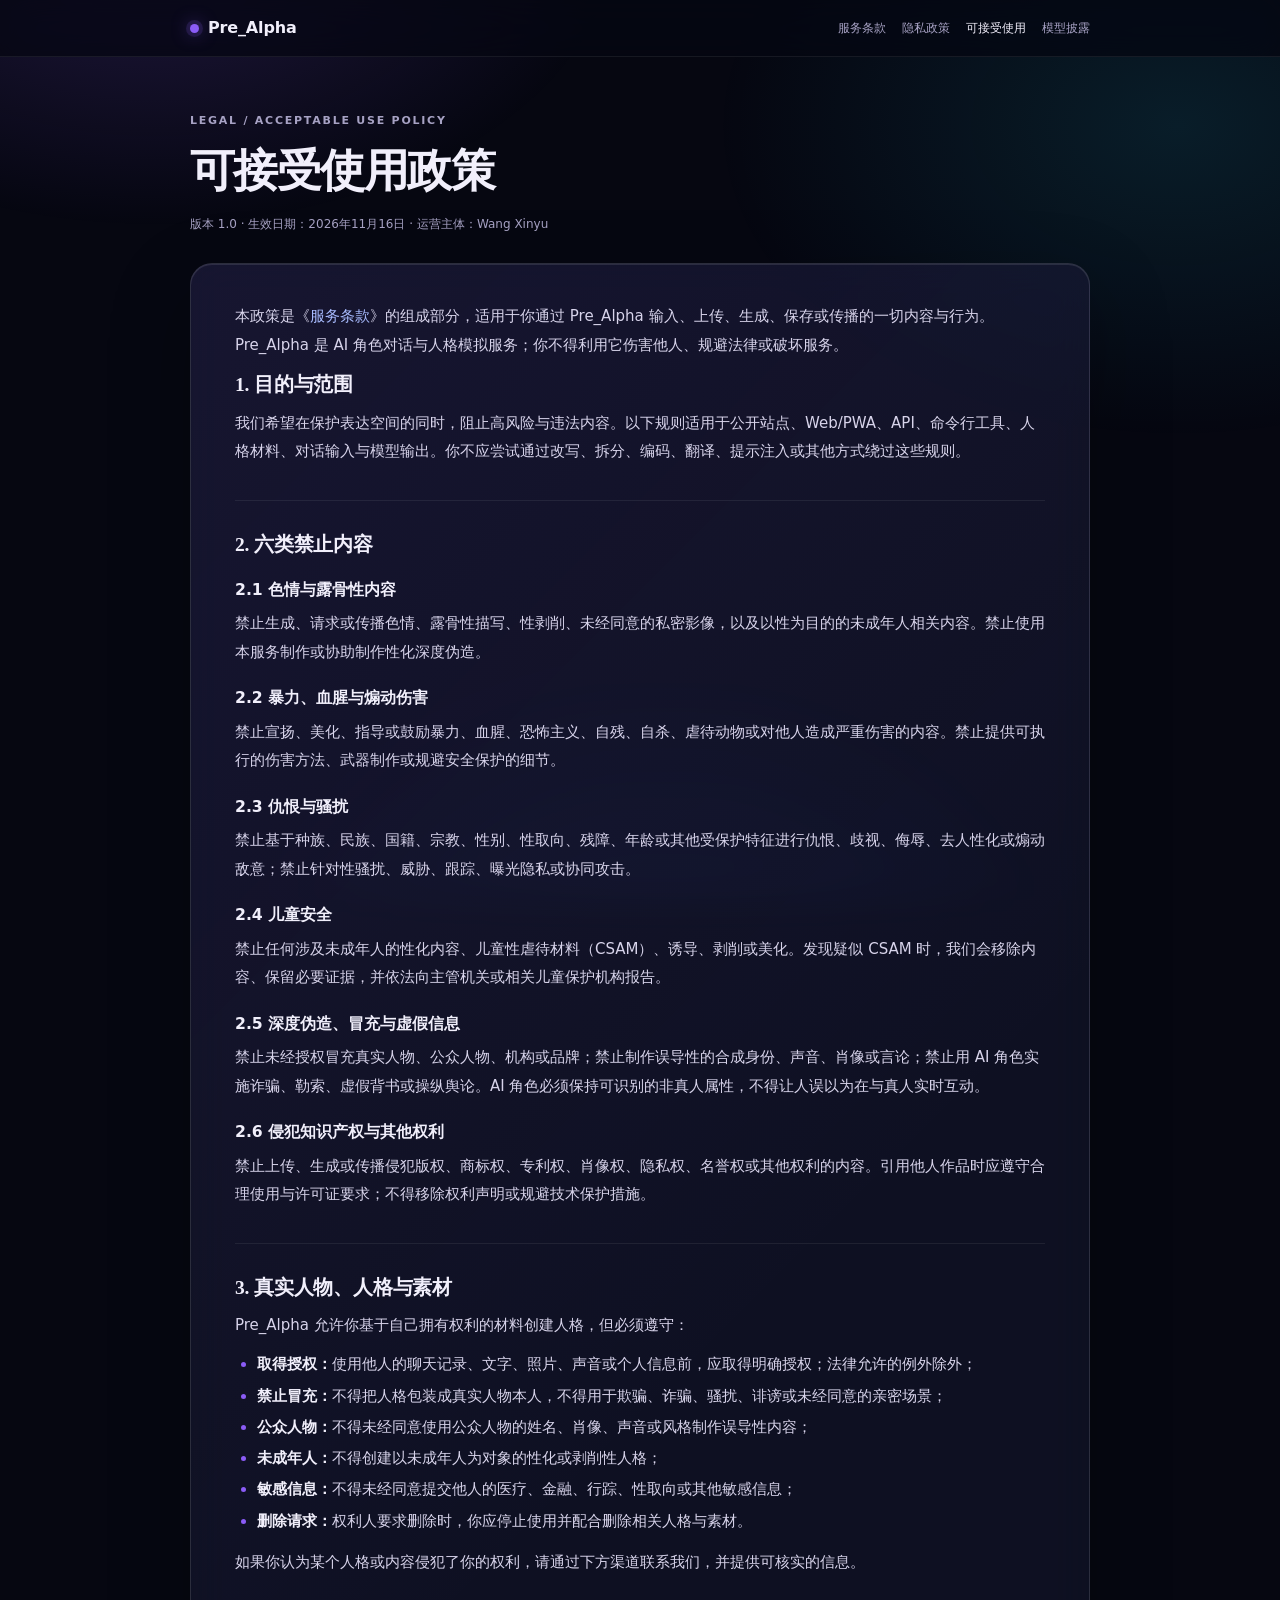
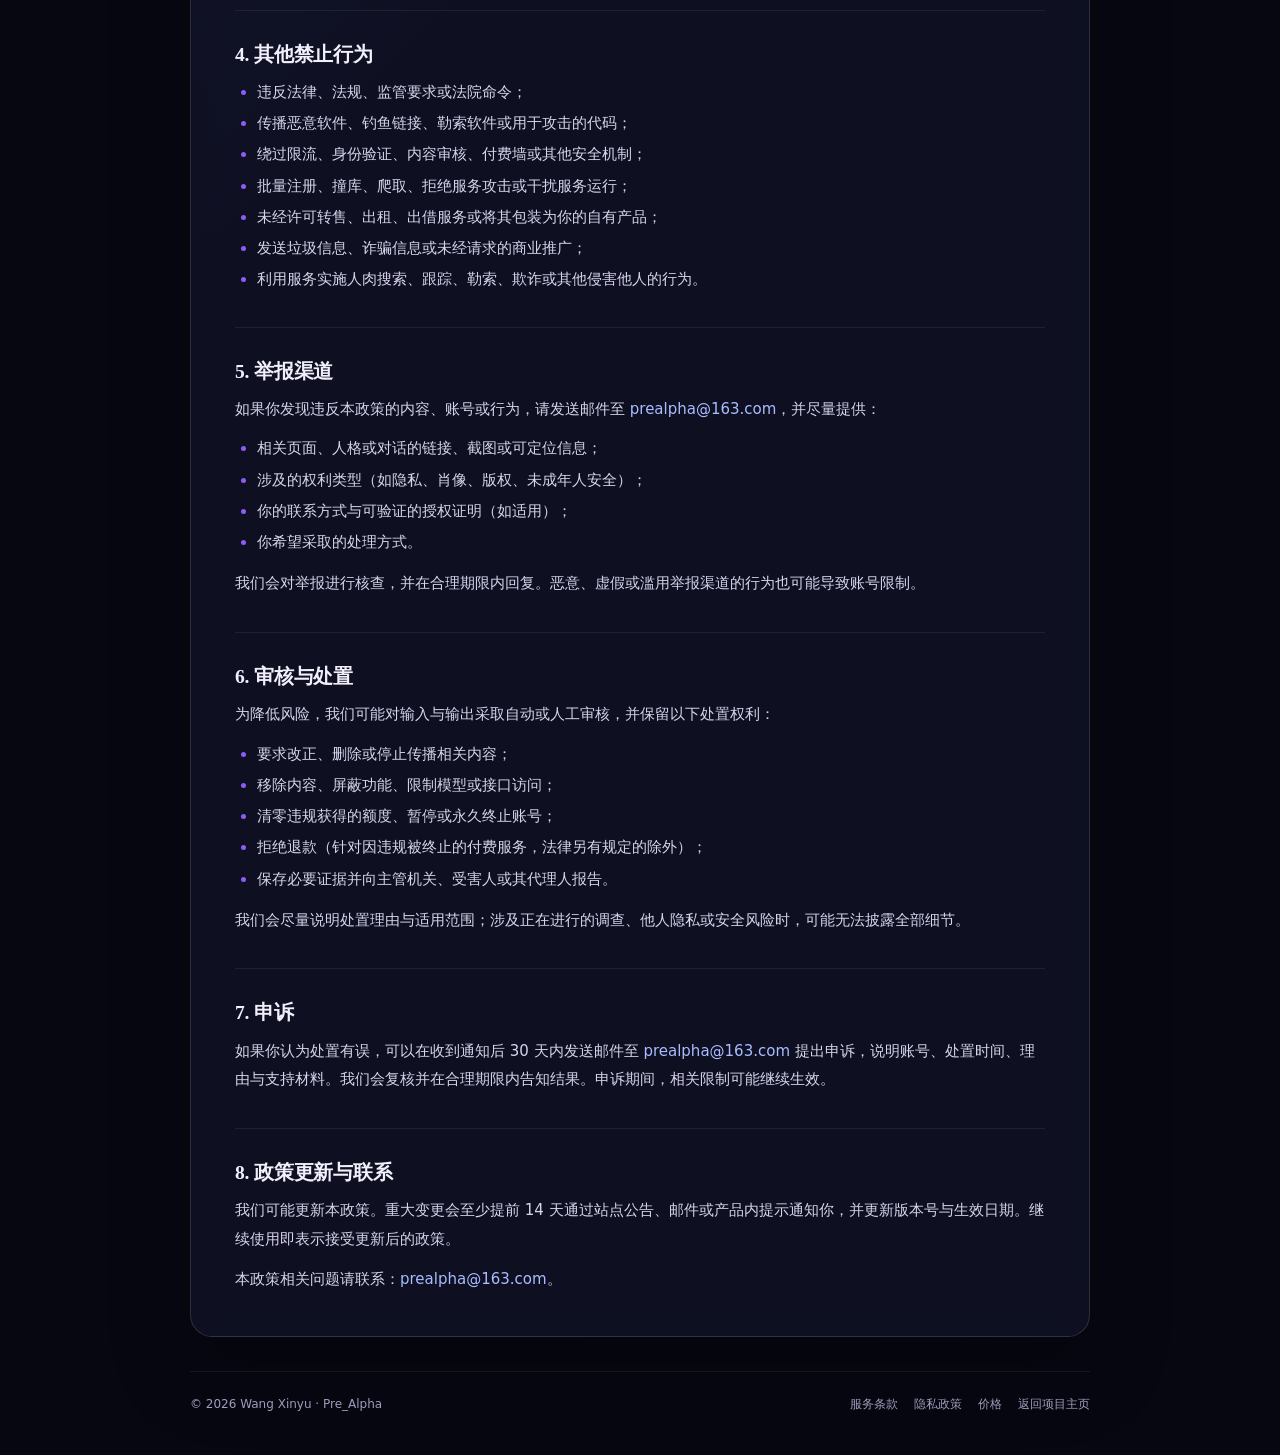
<file: site/legal/aup.html>
<!doctype html>
<html lang="zh-CN">
<head>
  <meta charset="utf-8">
  <meta name="viewport" content="width=device-width, initial-scale=1, viewport-fit=cover">
  <meta name="theme-color" content="#060711">
  <meta name="description" content="Pre_Alpha 可接受使用政策：六类禁止内容、真实人物与人格素材规则、举报与违规处置。">
  <title>可接受使用政策 · Pre_Alpha</title>
  <link rel="stylesheet" href="legal.css">
</head>
<body>
  <div class="aurora" aria-hidden="true"></div>

  <header class="legal-nav">
    <div class="legal-nav-inner">
      <a class="legal-brand" href="../">
        <span class="legal-mark" aria-hidden="true"></span>
        <span>Pre_Alpha</span>
      </a>
      <nav aria-label="法律页面">
        <a href="terms.html">服务条款</a>
        <a href="privacy.html">隐私政策</a>
        <a href="aup.html" aria-current="page">可接受使用</a>
        <a href="models.html">模型披露</a>
      </nav>
    </div>
  </header>

  <main class="legal-wrap">
    <p class="eyebrow">LEGAL / ACCEPTABLE USE POLICY</p>
    <h1>可接受使用政策</h1>
    <p class="meta">
      <span>版本 1.0</span> · <span>生效日期：2026年11月16日</span> · <span>运营主体：Wang Xinyu</span>
    </p>

    <article class="legal-card">
      <p>本政策是《<a href="terms.html">服务条款</a>》的组成部分，适用于你通过 Pre_Alpha 输入、上传、生成、保存或传播的一切内容与行为。Pre_Alpha 是 AI 角色对话与人格模拟服务；你不得利用它伤害他人、规避法律或破坏服务。</p>

      <section id="scope">
        <h2>1. 目的与范围</h2>
        <p>我们希望在保护表达空间的同时，阻止高风险与违法内容。以下规则适用于公开站点、Web/PWA、API、命令行工具、人格材料、对话输入与模型输出。你不应尝试通过改写、拆分、编码、翻译、提示注入或其他方式绕过这些规则。</p>
      </section>

      <section id="prohibited">
        <h2>2. 六类禁止内容</h2>

        <h3>2.1 色情与露骨性内容</h3>
        <p>禁止生成、请求或传播色情、露骨性描写、性剥削、未经同意的私密影像，以及以性为目的的未成年人相关内容。禁止使用本服务制作或协助制作性化深度伪造。</p>

        <h3>2.2 暴力、血腥与煽动伤害</h3>
        <p>禁止宣扬、美化、指导或鼓励暴力、血腥、恐怖主义、自残、自杀、虐待动物或对他人造成严重伤害的内容。禁止提供可执行的伤害方法、武器制作或规避安全保护的细节。</p>

        <h3>2.3 仇恨与骚扰</h3>
        <p>禁止基于种族、民族、国籍、宗教、性别、性取向、残障、年龄或其他受保护特征进行仇恨、歧视、侮辱、去人性化或煽动敌意；禁止针对性骚扰、威胁、跟踪、曝光隐私或协同攻击。</p>

        <h3>2.4 儿童安全</h3>
        <p>禁止任何涉及未成年人的性化内容、儿童性虐待材料（CSAM）、诱导、剥削或美化。发现疑似 CSAM 时，我们会移除内容、保留必要证据，并依法向主管机关或相关儿童保护机构报告。</p>

        <h3>2.5 深度伪造、冒充与虚假信息</h3>
        <p>禁止未经授权冒充真实人物、公众人物、机构或品牌；禁止制作误导性的合成身份、声音、肖像或言论；禁止用 AI 角色实施诈骗、勒索、虚假背书或操纵舆论。AI 角色必须保持可识别的非真人属性，不得让人误以为在与真人实时互动。</p>

        <h3>2.6 侵犯知识产权与其他权利</h3>
        <p>禁止上传、生成或传播侵犯版权、商标权、专利权、肖像权、隐私权、名誉权或其他权利的内容。引用他人作品时应遵守合理使用与许可证要求；不得移除权利声明或规避技术保护措施。</p>
      </section>

      <section id="real-people">
        <h2>3. 真实人物、人格与素材</h2>
        <p>Pre_Alpha 允许你基于自己拥有权利的材料创建人格，但必须遵守：</p>
        <ul>
          <li><strong>取得授权：</strong>使用他人的聊天记录、文字、照片、声音或个人信息前，应取得明确授权；法律允许的例外除外；</li>
          <li><strong>禁止冒充：</strong>不得把人格包装成真实人物本人，不得用于欺骗、诈骗、骚扰、诽谤或未经同意的亲密场景；</li>
          <li><strong>公众人物：</strong>不得未经同意使用公众人物的姓名、肖像、声音或风格制作误导性内容；</li>
          <li><strong>未成年人：</strong>不得创建以未成年人为对象的性化或剥削性人格；</li>
          <li><strong>敏感信息：</strong>不得未经同意提交他人的医疗、金融、行踪、性取向或其他敏感信息；</li>
          <li><strong>删除请求：</strong>权利人要求删除时，你应停止使用并配合删除相关人格与素材。</li>
        </ul>
        <p>如果你认为某个人格或内容侵犯了你的权利，请通过下方渠道联系我们，并提供可核实的信息。</p>
      </section>

      <section id="other">
        <h2>4. 其他禁止行为</h2>
        <ul>
          <li>违反法律、法规、监管要求或法院命令；</li>
          <li>传播恶意软件、钓鱼链接、勒索软件或用于攻击的代码；</li>
          <li>绕过限流、身份验证、内容审核、付费墙或其他安全机制；</li>
          <li>批量注册、撞库、爬取、拒绝服务攻击或干扰服务运行；</li>
          <li>未经许可转售、出租、出借服务或将其包装为你的自有产品；</li>
          <li>发送垃圾信息、诈骗信息或未经请求的商业推广；</li>
          <li>利用服务实施人肉搜索、跟踪、勒索、欺诈或其他侵害他人的行为。</li>
        </ul>
      </section>

      <section id="report">
        <h2>5. 举报渠道</h2>
        <p>如果你发现违反本政策的内容、账号或行为，请发送邮件至 <a href="mailto:prealpha@163.com">prealpha@163.com</a>，并尽量提供：</p>
        <ul>
          <li>相关页面、人格或对话的链接、截图或可定位信息；</li>
          <li>涉及的权利类型（如隐私、肖像、版权、未成年人安全）；</li>
          <li>你的联系方式与可验证的授权证明（如适用）；</li>
          <li>你希望采取的处理方式。</li>
        </ul>
        <p>我们会对举报进行核查，并在合理期限内回复。恶意、虚假或滥用举报渠道的行为也可能导致账号限制。</p>
      </section>

      <section id="enforcement">
        <h2>6. 审核与处置</h2>
        <p>为降低风险，我们可能对输入与输出采取自动或人工审核，并保留以下处置权利：</p>
        <ul>
          <li>要求改正、删除或停止传播相关内容；</li>
          <li>移除内容、屏蔽功能、限制模型或接口访问；</li>
          <li>清零违规获得的额度、暂停或永久终止账号；</li>
          <li>拒绝退款（针对因违规被终止的付费服务，法律另有规定的除外）；</li>
          <li>保存必要证据并向主管机关、受害人或其代理人报告。</li>
        </ul>
        <p>我们会尽量说明处置理由与适用范围；涉及正在进行的调查、他人隐私或安全风险时，可能无法披露全部细节。</p>
      </section>

      <section id="appeal">
        <h2>7. 申诉</h2>
        <p>如果你认为处置有误，可以在收到通知后 30 天内发送邮件至 <a href="mailto:prealpha@163.com">prealpha@163.com</a> 提出申诉，说明账号、处置时间、理由与支持材料。我们会复核并在合理期限内告知结果。申诉期间，相关限制可能继续生效。</p>
      </section>

      <section id="changes">
        <h2>8. 政策更新与联系</h2>
        <p>我们可能更新本政策。重大变更会至少提前 14 天通过站点公告、邮件或产品内提示通知你，并更新版本号与生效日期。继续使用即表示接受更新后的政策。</p>
        <p>本政策相关问题请联系：<a href="mailto:prealpha@163.com">prealpha@163.com</a>。</p>
      </section>
    </article>

    <footer class="legal-foot">
      <span>© 2026 Wang Xinyu · Pre_Alpha</span>
      <div>
        <a href="terms.html">服务条款</a>
        <a href="privacy.html">隐私政策</a>
        <a href="../pricing/">价格</a>
        <a href="../">返回项目主页</a>
      </div>
    </footer>
  </main>
</body>
</html>
</file>
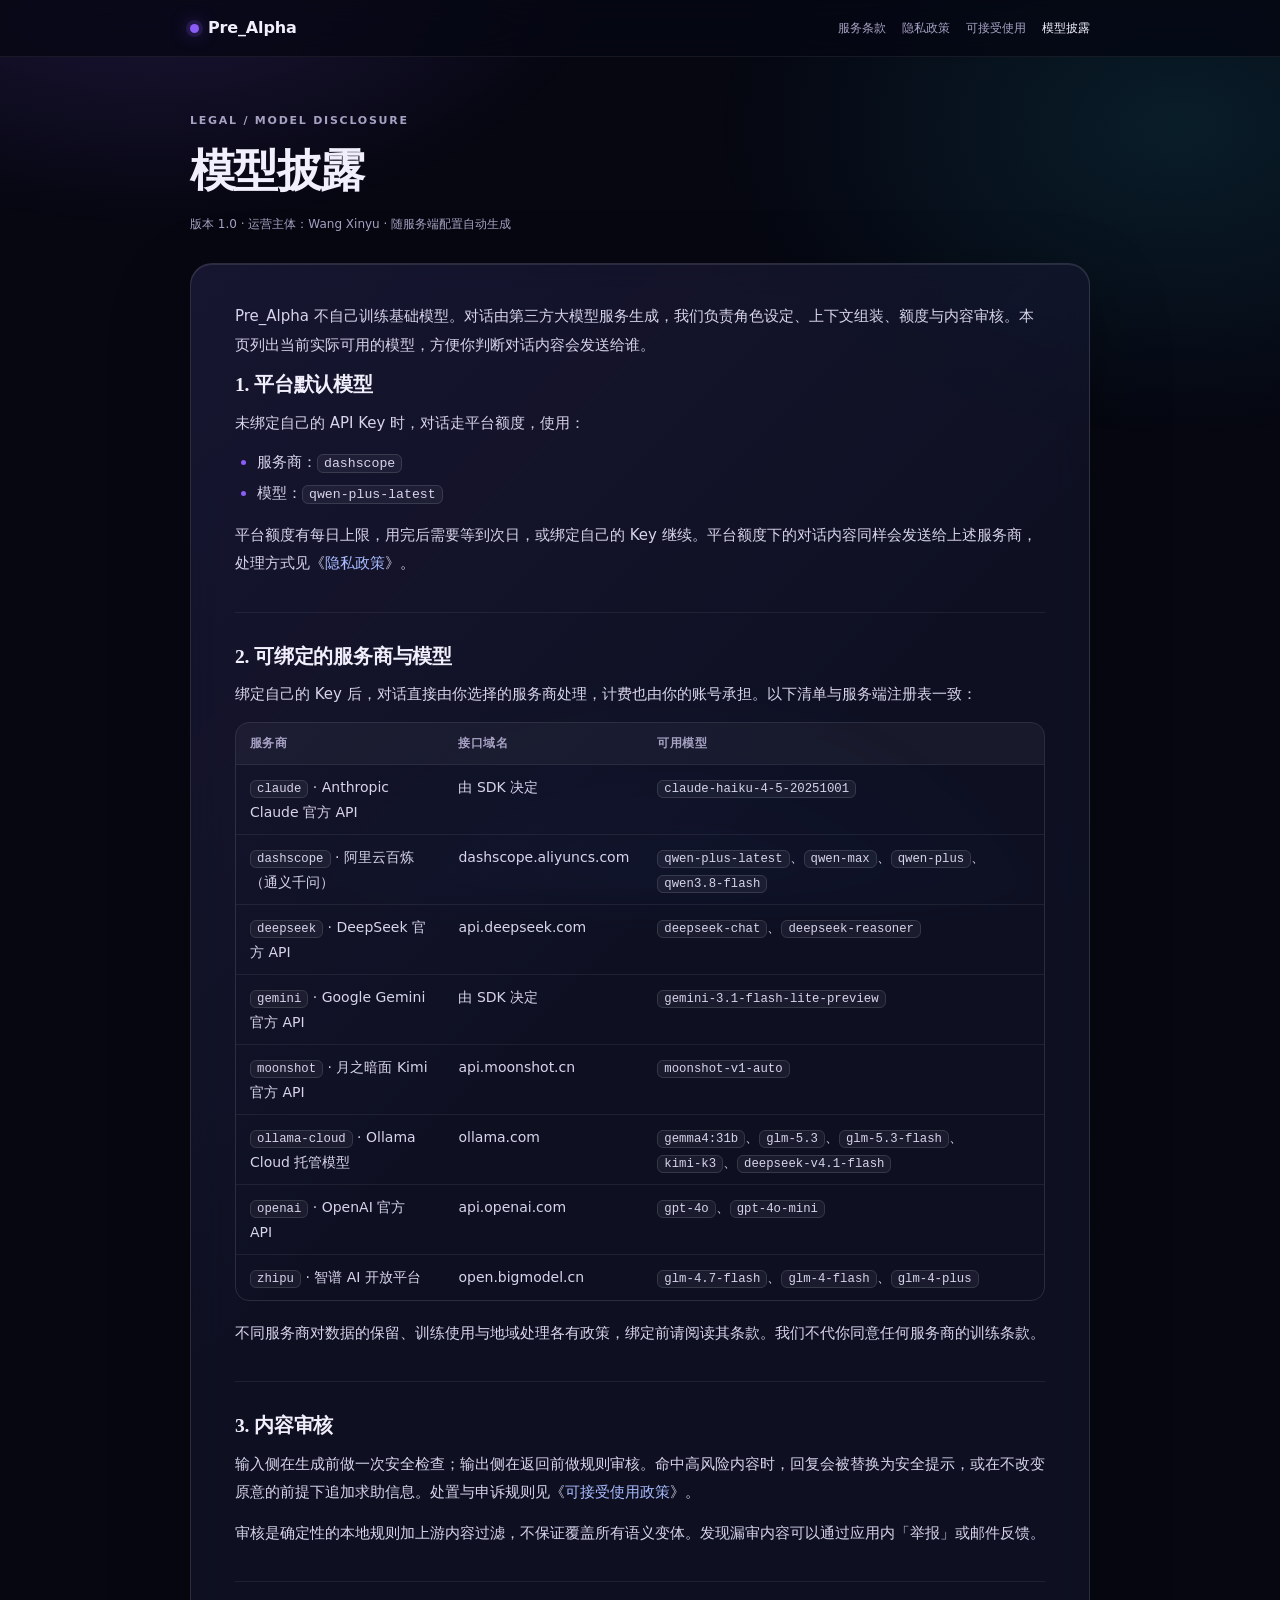
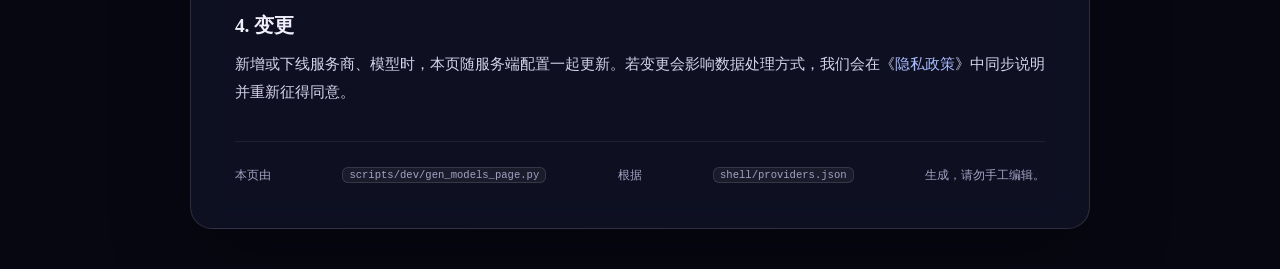
<file: site/legal/models.html>
<!doctype html>
<html lang="zh-CN">
<head>
  <meta charset="utf-8">
  <meta name="viewport" content="width=device-width, initial-scale=1, viewport-fit=cover">
  <meta name="theme-color" content="#060711">
  <meta name="description" content="Pre_Alpha 模型披露：平台默认模型、可绑定的服务商与模型清单、内容审核说明。">
  <title>模型披露 · Pre_Alpha</title>
  <link rel="stylesheet" href="legal.css">
</head>
<body>
  <div class="aurora" aria-hidden="true"></div>

  <header class="legal-nav">
    <div class="legal-nav-inner">
      <a class="legal-brand" href="../">
        <span class="legal-mark" aria-hidden="true"></span>
        <span>Pre_Alpha</span>
      </a>
      <nav aria-label="法律页面">
        <a href="terms.html">服务条款</a>
        <a href="privacy.html">隐私政策</a>
        <a href="aup.html">可接受使用</a>
        <a href="models.html" aria-current="page">模型披露</a>
      </nav>
    </div>
  </header>

  <main class="legal-wrap">
    <p class="eyebrow">LEGAL / MODEL DISCLOSURE</p>
    <h1>模型披露</h1>
    <p class="meta">
      <span>版本 1.0</span> · <span>运营主体：Wang Xinyu</span> · <span>随服务端配置自动生成</span>
    </p>

    <article class="legal-card">
      <p>Pre_Alpha 不自己训练基础模型。对话由第三方大模型服务生成，我们负责角色设定、上下文组装、额度与内容审核。本页列出当前实际可用的模型，方便你判断对话内容会发送给谁。</p>

      <section id="platform">
        <h2>1. 平台默认模型</h2>
        <p>未绑定自己的 API Key 时，对话走平台额度，使用：</p>
        <ul>
          <li>服务商：<code>dashscope</code></li>
          <li>模型：<code>qwen-plus-latest</code></li>
        </ul>
        <p>平台额度有每日上限，用完后需要等到次日，或绑定自己的 Key 继续。平台额度下的对话内容同样会发送给上述服务商，处理方式见《<a href="privacy.html">隐私政策</a>》。</p>
      </section>

      <section id="byok">
        <h2>2. 可绑定的服务商与模型</h2>
        <p>绑定自己的 Key 后，对话直接由你选择的服务商处理，计费也由你的账号承担。以下清单与服务端注册表一致：</p>
        <div class="legal-table-wrap">
        <table>
          <thead>
            <tr><th>服务商</th><th>接口域名</th><th>可用模型</th></tr>
          </thead>
          <tbody>
        <tr><td><code>claude</code> · Anthropic Claude 官方 API</td><td>由 SDK 决定</td><td><code>claude-haiku-4-5-20251001</code></td></tr>
        <tr><td><code>dashscope</code> · 阿里云百炼（通义千问）</td><td>dashscope.aliyuncs.com</td><td><code>qwen-plus-latest</code>、<code>qwen-max</code>、<code>qwen-plus</code>、<code>qwen3.8-flash</code></td></tr>
        <tr><td><code>deepseek</code> · DeepSeek 官方 API</td><td>api.deepseek.com</td><td><code>deepseek-chat</code>、<code>deepseek-reasoner</code></td></tr>
        <tr><td><code>gemini</code> · Google Gemini 官方 API</td><td>由 SDK 决定</td><td><code>gemini-3.1-flash-lite-preview</code></td></tr>
        <tr><td><code>moonshot</code> · 月之暗面 Kimi 官方 API</td><td>api.moonshot.cn</td><td><code>moonshot-v1-auto</code></td></tr>
        <tr><td><code>ollama-cloud</code> · Ollama Cloud 托管模型</td><td>ollama.com</td><td><code>gemma4:31b</code>、<code>glm-5.3</code>、<code>glm-5.3-flash</code>、<code>kimi-k3</code>、<code>deepseek-v4.1-flash</code></td></tr>
        <tr><td><code>openai</code> · OpenAI 官方 API</td><td>api.openai.com</td><td><code>gpt-4o</code>、<code>gpt-4o-mini</code></td></tr>
        <tr><td><code>zhipu</code> · 智谱 AI 开放平台</td><td>open.bigmodel.cn</td><td><code>glm-4.7-flash</code>、<code>glm-4-flash</code>、<code>glm-4-plus</code></td></tr>
          </tbody>
        </table>
        </div>
        <p>不同服务商对数据的保留、训练使用与地域处理各有政策，绑定前请阅读其条款。我们不代你同意任何服务商的训练条款。</p>
      </section>

      <section id="moderation">
        <h2>3. 内容审核</h2>
        <p>输入侧在生成前做一次安全检查；输出侧在返回前做规则审核。命中高风险内容时，回复会被替换为安全提示，或在不改变原意的前提下追加求助信息。处置与申诉规则见《<a href="aup.html">可接受使用政策</a>》。</p>
        <p>审核是确定性的本地规则加上游内容过滤，不保证覆盖所有语义变体。发现漏审内容可以通过应用内「举报」或邮件反馈。</p>
      </section>

      <section id="changes">
        <h2>4. 变更</h2>
        <p>新增或下线服务商、模型时，本页随服务端配置一起更新。若变更会影响数据处理方式，我们会在《<a href="privacy.html">隐私政策</a>》中同步说明并重新征得同意。</p>
      </section>

      <p class="legal-foot">本页由 <code>scripts/dev/gen_models_page.py</code> 根据 <code>shell/providers.json</code> 生成，请勿手工编辑。</p>
    </article>
  </main>
</body>
</html>
</file>
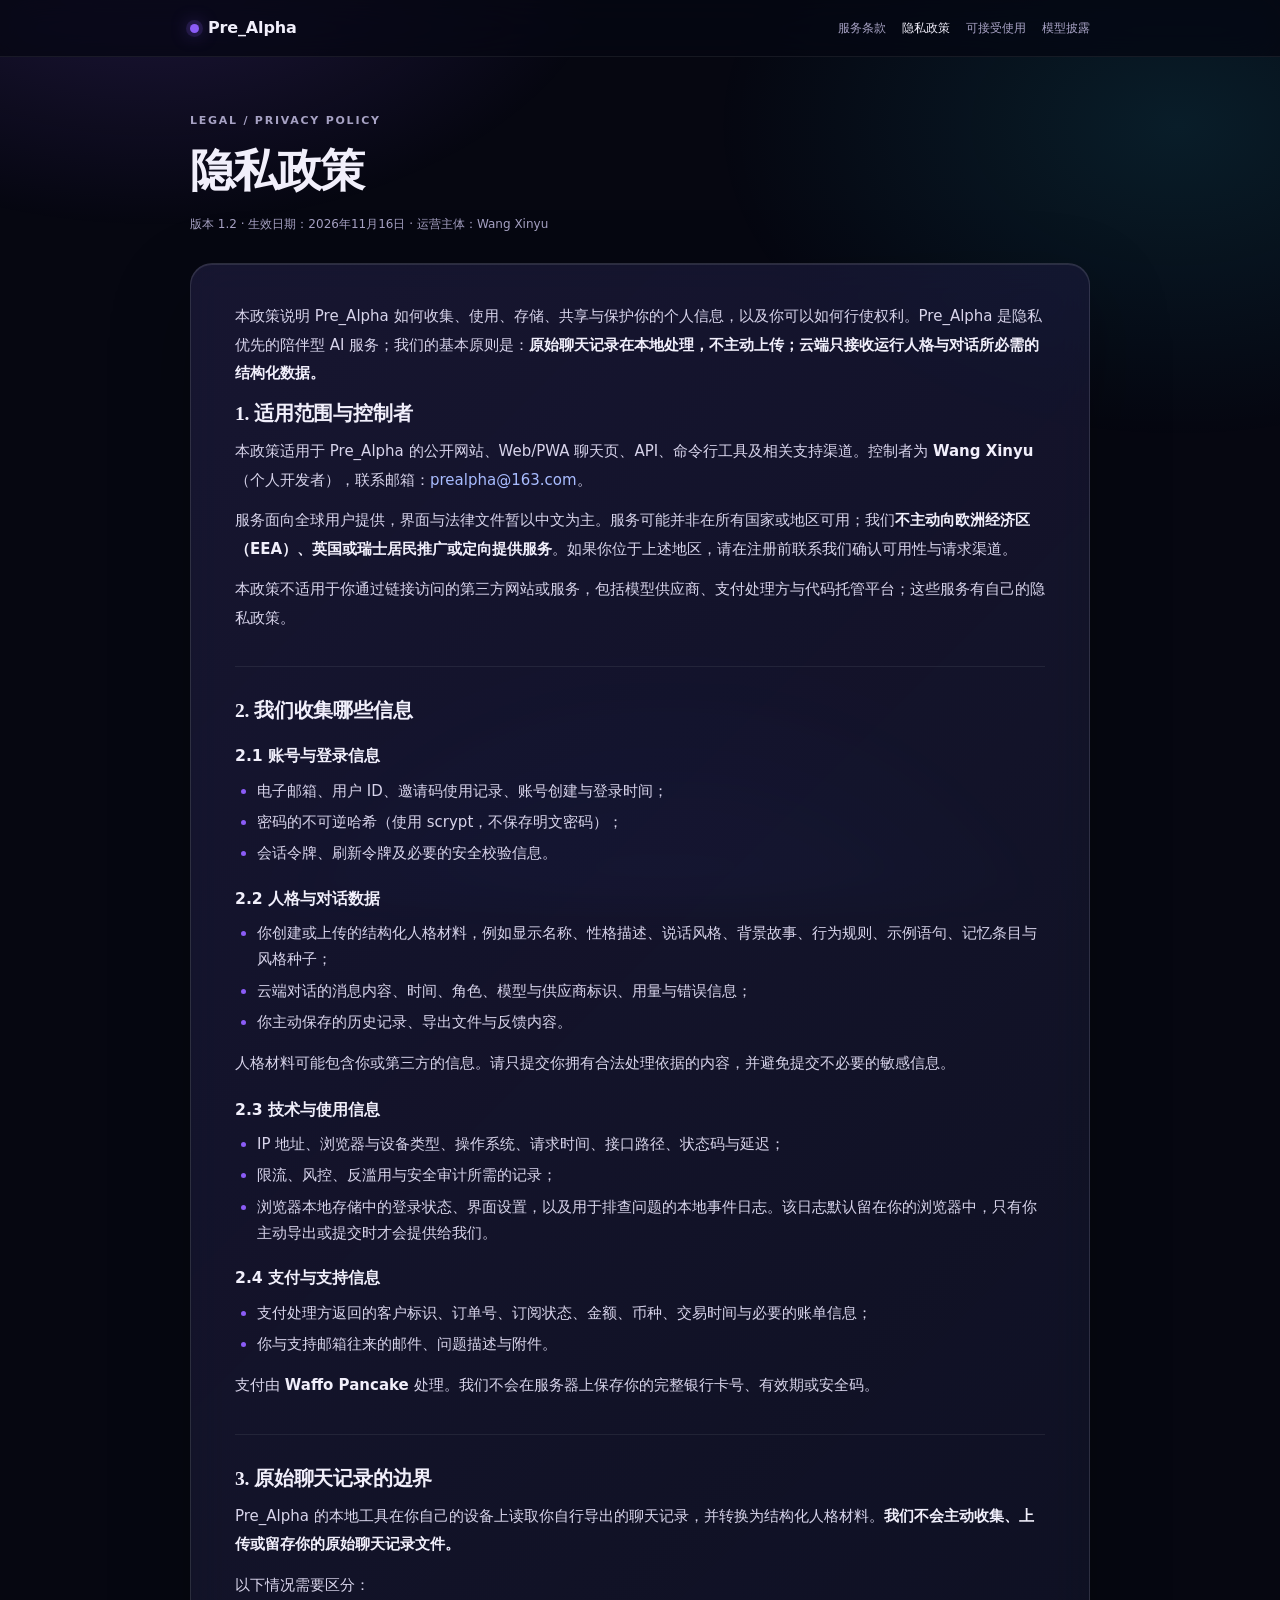
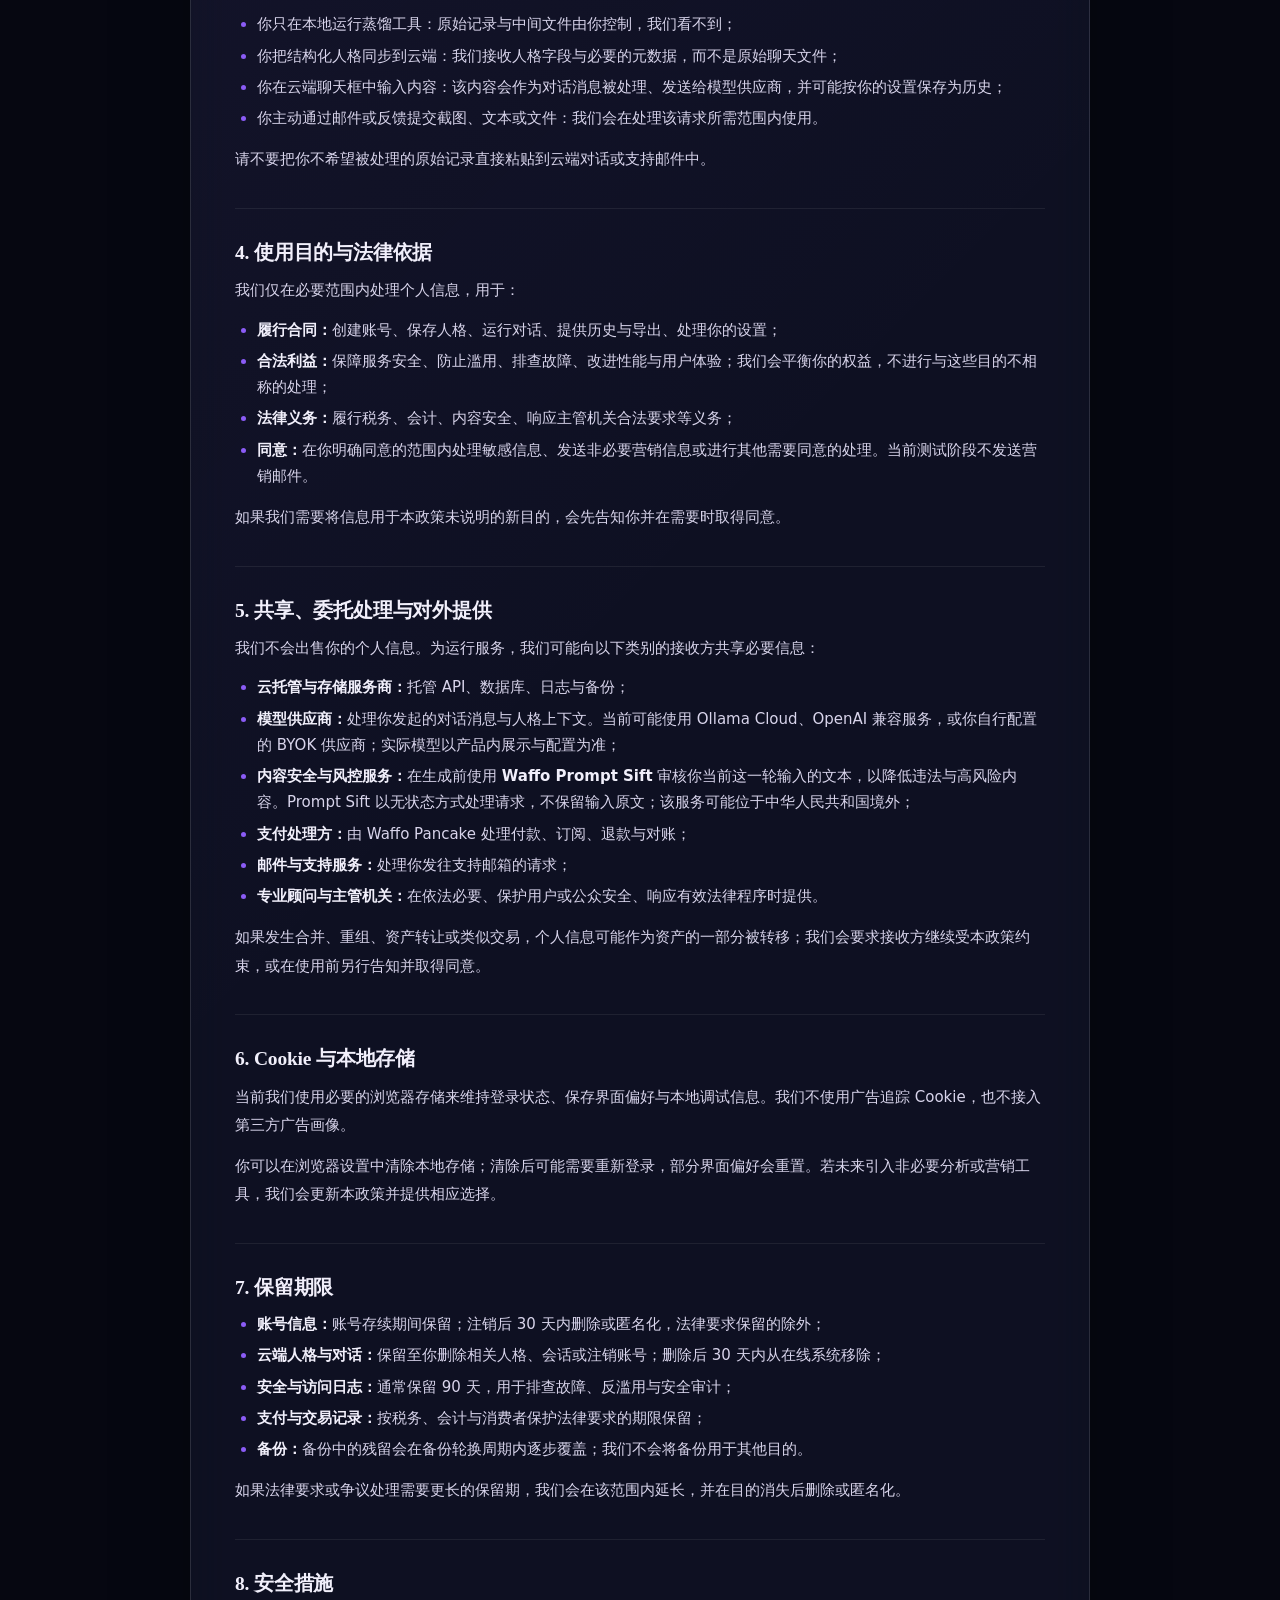
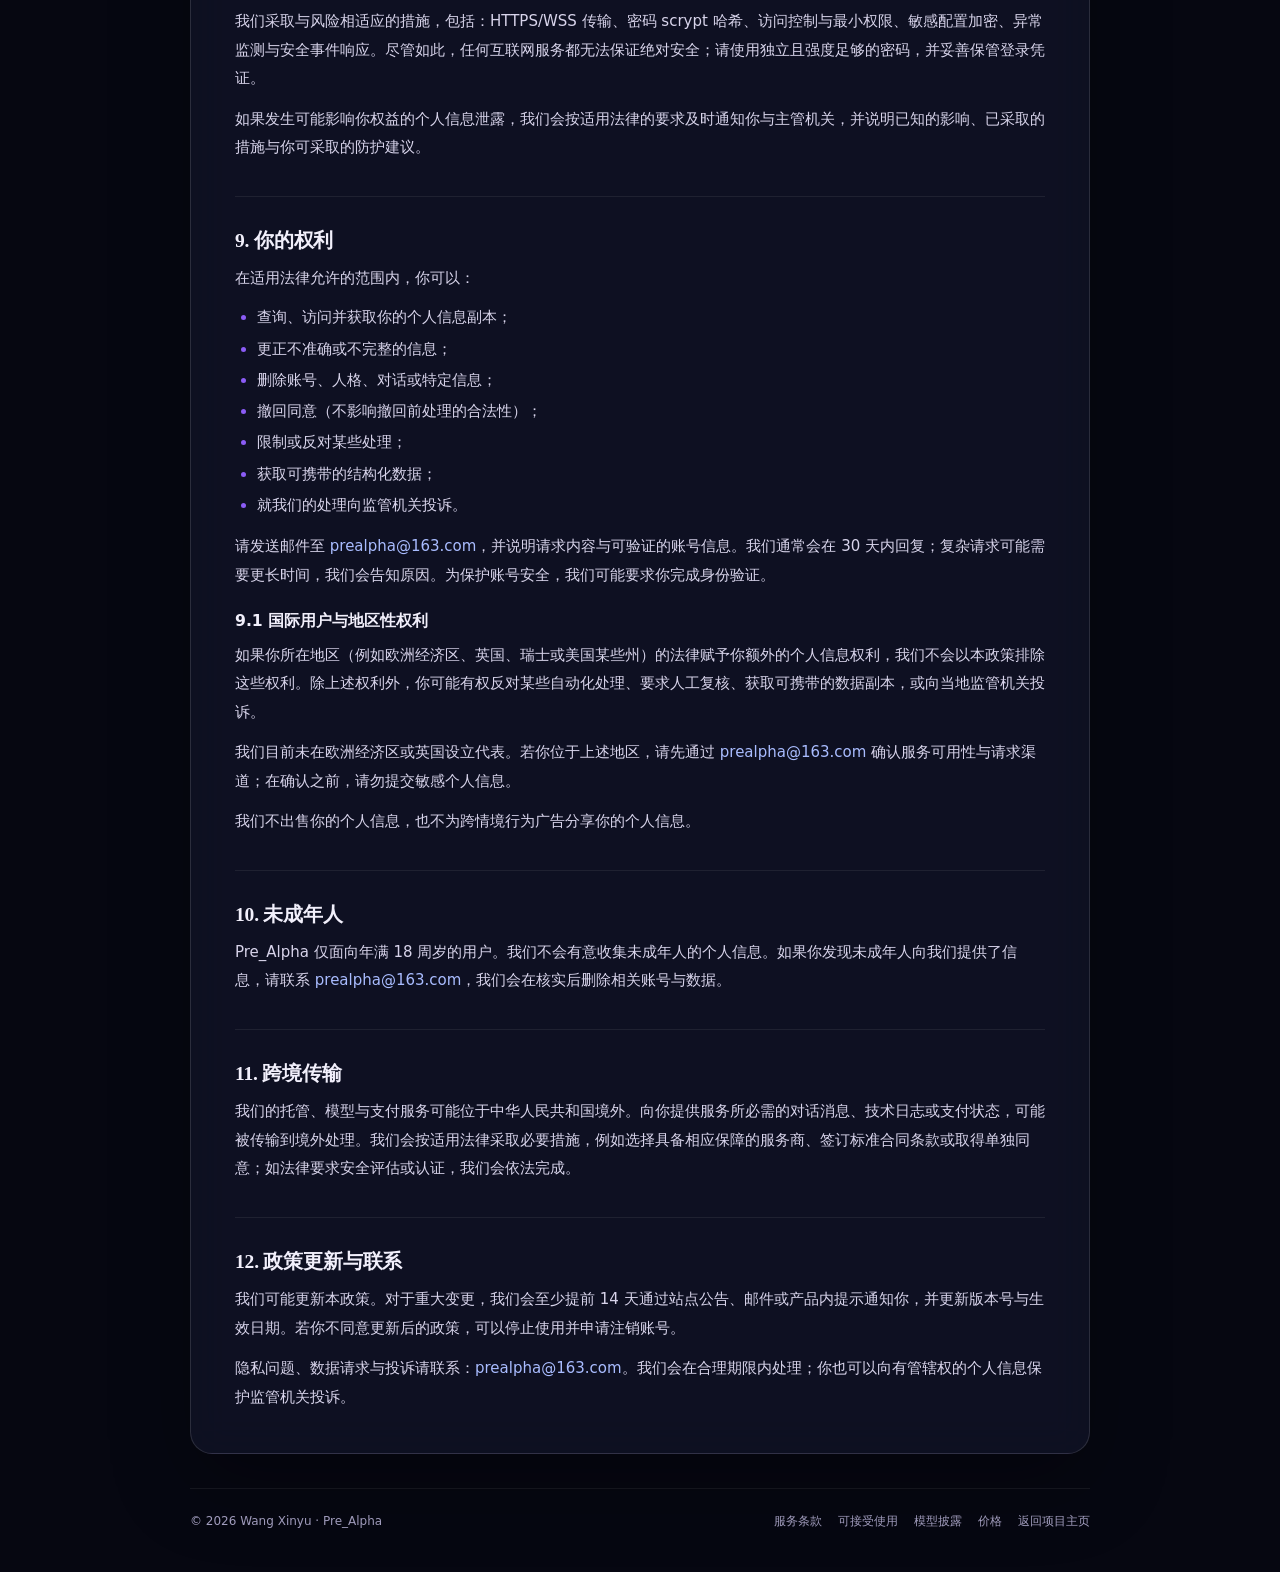
<file: site/legal/privacy.html>
<!doctype html>
<html lang="zh-CN">
<head>
  <meta charset="utf-8">
  <meta name="viewport" content="width=device-width, initial-scale=1, viewport-fit=cover">
  <meta name="theme-color" content="#060711">
  <meta name="description" content="Pre_Alpha 隐私政策：收集范围、原始聊天记录边界、使用目的、第三方共享、保留期限与用户权利。">
  <title>隐私政策 · Pre_Alpha</title>
  <link rel="stylesheet" href="legal.css">
</head>
<body>
  <div class="aurora" aria-hidden="true"></div>

  <header class="legal-nav">
    <div class="legal-nav-inner">
      <a class="legal-brand" href="../">
        <span class="legal-mark" aria-hidden="true"></span>
        <span>Pre_Alpha</span>
      </a>
      <nav aria-label="法律页面">
        <a href="terms.html">服务条款</a>
        <a href="privacy.html" aria-current="page">隐私政策</a>
        <a href="aup.html">可接受使用</a>
        <a href="models.html">模型披露</a>
      </nav>
    </div>
  </header>

  <main class="legal-wrap">
    <p class="eyebrow">LEGAL / PRIVACY POLICY</p>
    <h1>隐私政策</h1>
    <p class="meta">
      <span>版本 1.2</span> · <span>生效日期：2026年11月16日</span> · <span>运营主体：Wang Xinyu</span>
    </p>

    <article class="legal-card">
      <p>本政策说明 Pre_Alpha 如何收集、使用、存储、共享与保护你的个人信息，以及你可以如何行使权利。Pre_Alpha 是隐私优先的陪伴型 AI 服务；我们的基本原则是：<strong>原始聊天记录在本地处理，不主动上传；云端只接收运行人格与对话所必需的结构化数据。</strong></p>

      <section id="controller">
        <h2>1. 适用范围与控制者</h2>
        <p>本政策适用于 Pre_Alpha 的公开网站、Web/PWA 聊天页、API、命令行工具及相关支持渠道。控制者为 <strong>Wang Xinyu</strong>（个人开发者），联系邮箱：<a href="mailto:prealpha@163.com">prealpha@163.com</a>。</p>
        <p>服务面向全球用户提供，界面与法律文件暂以中文为主。服务可能并非在所有国家或地区可用；我们<strong>不主动向欧洲经济区（EEA）、英国或瑞士居民推广或定向提供服务</strong>。如果你位于上述地区，请在注册前联系我们确认可用性与请求渠道。</p>
        <p>本政策不适用于你通过链接访问的第三方网站或服务，包括模型供应商、支付处理方与代码托管平台；这些服务有自己的隐私政策。</p>
      </section>

      <section id="collect">
        <h2>2. 我们收集哪些信息</h2>
        <h3>2.1 账号与登录信息</h3>
        <ul>
          <li>电子邮箱、用户 ID、邀请码使用记录、账号创建与登录时间；</li>
          <li>密码的不可逆哈希（使用 scrypt，不保存明文密码）；</li>
          <li>会话令牌、刷新令牌及必要的安全校验信息。</li>
        </ul>

        <h3>2.2 人格与对话数据</h3>
        <ul>
          <li>你创建或上传的结构化人格材料，例如显示名称、性格描述、说话风格、背景故事、行为规则、示例语句、记忆条目与风格种子；</li>
          <li>云端对话的消息内容、时间、角色、模型与供应商标识、用量与错误信息；</li>
          <li>你主动保存的历史记录、导出文件与反馈内容。</li>
        </ul>
        <p>人格材料可能包含你或第三方的信息。请只提交你拥有合法处理依据的内容，并避免提交不必要的敏感信息。</p>

        <h3>2.3 技术与使用信息</h3>
        <ul>
          <li>IP 地址、浏览器与设备类型、操作系统、请求时间、接口路径、状态码与延迟；</li>
          <li>限流、风控、反滥用与安全审计所需的记录；</li>
          <li>浏览器本地存储中的登录状态、界面设置，以及用于排查问题的本地事件日志。该日志默认留在你的浏览器中，只有你主动导出或提交时才会提供给我们。</li>
        </ul>

        <h3>2.4 支付与支持信息</h3>
        <ul>
          <li>支付处理方返回的客户标识、订单号、订阅状态、金额、币种、交易时间与必要的账单信息；</li>
          <li>你与支持邮箱往来的邮件、问题描述与附件。</li>
        </ul>
        <p>支付由 <strong>Waffo Pancake</strong> 处理。我们不会在服务器上保存你的完整银行卡号、有效期或安全码。</p>
      </section>

      <section id="raw-logs">
        <h2>3. 原始聊天记录的边界</h2>
        <p>Pre_Alpha 的本地工具在你自己的设备上读取你自行导出的聊天记录，并转换为结构化人格材料。<strong>我们不会主动收集、上传或留存你的原始聊天记录文件。</strong></p>
        <p>以下情况需要区分：</p>
        <ul>
          <li>你只在本地运行蒸馏工具：原始记录与中间文件由你控制，我们看不到；</li>
          <li>你把结构化人格同步到云端：我们接收人格字段与必要的元数据，而不是原始聊天文件；</li>
          <li>你在云端聊天框中输入内容：该内容会作为对话消息被处理、发送给模型供应商，并可能按你的设置保存为历史；</li>
          <li>你主动通过邮件或反馈提交截图、文本或文件：我们会在处理该请求所需范围内使用。</li>
        </ul>
        <p>请不要把你不希望被处理的原始记录直接粘贴到云端对话或支持邮件中。</p>
      </section>

      <section id="purposes">
        <h2>4. 使用目的与法律依据</h2>
        <p>我们仅在必要范围内处理个人信息，用于：</p>
        <ul>
          <li><strong>履行合同：</strong>创建账号、保存人格、运行对话、提供历史与导出、处理你的设置；</li>
          <li><strong>合法利益：</strong>保障服务安全、防止滥用、排查故障、改进性能与用户体验；我们会平衡你的权益，不进行与这些目的不相称的处理；</li>
          <li><strong>法律义务：</strong>履行税务、会计、内容安全、响应主管机关合法要求等义务；</li>
          <li><strong>同意：</strong>在你明确同意的范围内处理敏感信息、发送非必要营销信息或进行其他需要同意的处理。当前测试阶段不发送营销邮件。</li>
        </ul>
        <p>如果我们需要将信息用于本政策未说明的新目的，会先告知你并在需要时取得同意。</p>
      </section>

      <section id="sharing">
        <h2>5. 共享、委托处理与对外提供</h2>
        <p>我们不会出售你的个人信息。为运行服务，我们可能向以下类别的接收方共享必要信息：</p>
        <ul>
          <li><strong>云托管与存储服务商：</strong>托管 API、数据库、日志与备份；</li>
          <li><strong>模型供应商：</strong>处理你发起的对话消息与人格上下文。当前可能使用 Ollama Cloud、OpenAI 兼容服务，或你自行配置的 BYOK 供应商；实际模型以产品内展示与配置为准；</li>
          <li><strong>内容安全与风控服务：</strong>在生成前使用 <strong>Waffo Prompt Sift</strong> 审核你当前这一轮输入的文本，以降低违法与高风险内容。Prompt Sift 以无状态方式处理请求，不保留输入原文；该服务可能位于中华人民共和国境外；</li>
          <li><strong>支付处理方：</strong>由 Waffo Pancake 处理付款、订阅、退款与对账；</li>
          <li><strong>邮件与支持服务：</strong>处理你发往支持邮箱的请求；</li>
          <li><strong>专业顾问与主管机关：</strong>在依法必要、保护用户或公众安全、响应有效法律程序时提供。</li>
        </ul>
        <p>如果发生合并、重组、资产转让或类似交易，个人信息可能作为资产的一部分被转移；我们会要求接收方继续受本政策约束，或在使用前另行告知并取得同意。</p>
      </section>

      <section id="cookies">
        <h2>6. Cookie 与本地存储</h2>
        <p>当前我们使用必要的浏览器存储来维持登录状态、保存界面偏好与本地调试信息。我们不使用广告追踪 Cookie，也不接入第三方广告画像。</p>
        <p>你可以在浏览器设置中清除本地存储；清除后可能需要重新登录，部分界面偏好会重置。若未来引入非必要分析或营销工具，我们会更新本政策并提供相应选择。</p>
      </section>

      <section id="retention">
        <h2>7. 保留期限</h2>
        <ul>
          <li><strong>账号信息：</strong>账号存续期间保留；注销后 30 天内删除或匿名化，法律要求保留的除外；</li>
          <li><strong>云端人格与对话：</strong>保留至你删除相关人格、会话或注销账号；删除后 30 天内从在线系统移除；</li>
          <li><strong>安全与访问日志：</strong>通常保留 90 天，用于排查故障、反滥用与安全审计；</li>
          <li><strong>支付与交易记录：</strong>按税务、会计与消费者保护法律要求的期限保留；</li>
          <li><strong>备份：</strong>备份中的残留会在备份轮换周期内逐步覆盖；我们不会将备份用于其他目的。</li>
        </ul>
        <p>如果法律要求或争议处理需要更长的保留期，我们会在该范围内延长，并在目的消失后删除或匿名化。</p>
      </section>

      <section id="security">
        <h2>8. 安全措施</h2>
        <p>我们采取与风险相适应的措施，包括：HTTPS/WSS 传输、密码 scrypt 哈希、访问控制与最小权限、敏感配置加密、异常监测与安全事件响应。尽管如此，任何互联网服务都无法保证绝对安全；请使用独立且强度足够的密码，并妥善保管登录凭证。</p>
        <p>如果发生可能影响你权益的个人信息泄露，我们会按适用法律的要求及时通知你与主管机关，并说明已知的影响、已采取的措施与你可采取的防护建议。</p>
      </section>

      <section id="rights">
        <h2>9. 你的权利</h2>
        <p>在适用法律允许的范围内，你可以：</p>
        <ul>
          <li>查询、访问并获取你的个人信息副本；</li>
          <li>更正不准确或不完整的信息；</li>
          <li>删除账号、人格、对话或特定信息；</li>
          <li>撤回同意（不影响撤回前处理的合法性）；</li>
          <li>限制或反对某些处理；</li>
          <li>获取可携带的结构化数据；</li>
          <li>就我们的处理向监管机关投诉。</li>
        </ul>
        <p>请发送邮件至 <a href="mailto:prealpha@163.com">prealpha@163.com</a>，并说明请求内容与可验证的账号信息。我们通常会在 30 天内回复；复杂请求可能需要更长时间，我们会告知原因。为保护账号安全，我们可能要求你完成身份验证。</p>

        <h3>9.1 国际用户与地区性权利</h3>
        <p>如果你所在地区（例如欧洲经济区、英国、瑞士或美国某些州）的法律赋予你额外的个人信息权利，我们不会以本政策排除这些权利。除上述权利外，你可能有权反对某些自动化处理、要求人工复核、获取可携带的数据副本，或向当地监管机关投诉。</p>
        <p>我们目前未在欧洲经济区或英国设立代表。若你位于上述地区，请先通过 <a href="mailto:prealpha@163.com">prealpha@163.com</a> 确认服务可用性与请求渠道；在确认之前，请勿提交敏感个人信息。</p>
        <p>我们不出售你的个人信息，也不为跨情境行为广告分享你的个人信息。</p>
      </section>

      <section id="minors">
        <h2>10. 未成年人</h2>
        <p>Pre_Alpha 仅面向年满 18 周岁的用户。我们不会有意收集未成年人的个人信息。如果你发现未成年人向我们提供了信息，请联系 <a href="mailto:prealpha@163.com">prealpha@163.com</a>，我们会在核实后删除相关账号与数据。</p>
      </section>

      <section id="cross-border">
        <h2>11. 跨境传输</h2>
        <p>我们的托管、模型与支付服务可能位于中华人民共和国境外。向你提供服务所必需的对话消息、技术日志或支付状态，可能被传输到境外处理。我们会按适用法律采取必要措施，例如选择具备相应保障的服务商、签订标准合同条款或取得单独同意；如法律要求安全评估或认证，我们会依法完成。</p>
      </section>

      <section id="changes">
        <h2>12. 政策更新与联系</h2>
        <p>我们可能更新本政策。对于重大变更，我们会至少提前 14 天通过站点公告、邮件或产品内提示通知你，并更新版本号与生效日期。若你不同意更新后的政策，可以停止使用并申请注销账号。</p>
        <p>隐私问题、数据请求与投诉请联系：<a href="mailto:prealpha@163.com">prealpha@163.com</a>。我们会在合理期限内处理；你也可以向有管辖权的个人信息保护监管机关投诉。</p>
      </section>
    </article>

    <footer class="legal-foot">
      <span>© 2026 Wang Xinyu · Pre_Alpha</span>
      <div>
        <a href="terms.html">服务条款</a>
        <a href="aup.html">可接受使用</a>
        <a href="models.html">模型披露</a>
        <a href="../pricing/">价格</a>
        <a href="../">返回项目主页</a>
      </div>
    </footer>
  </main>
</body>
</html>
</file>
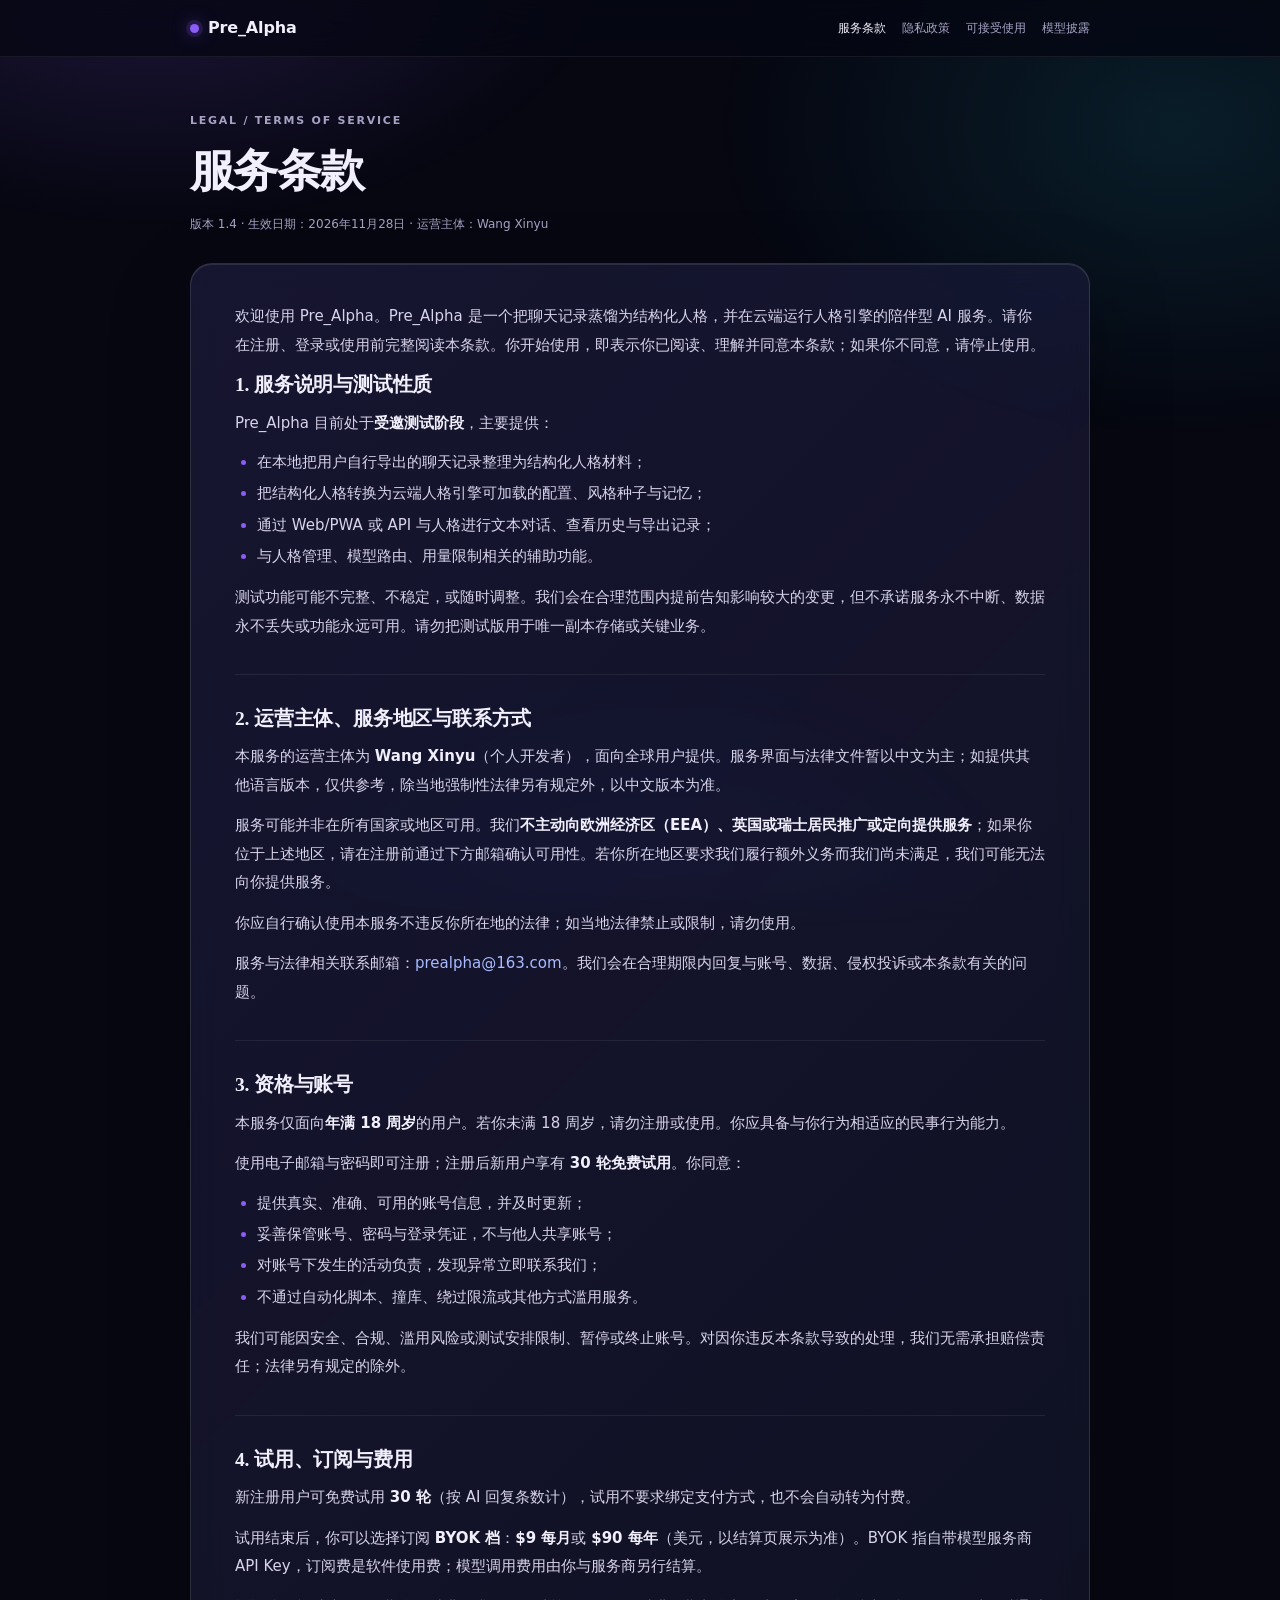
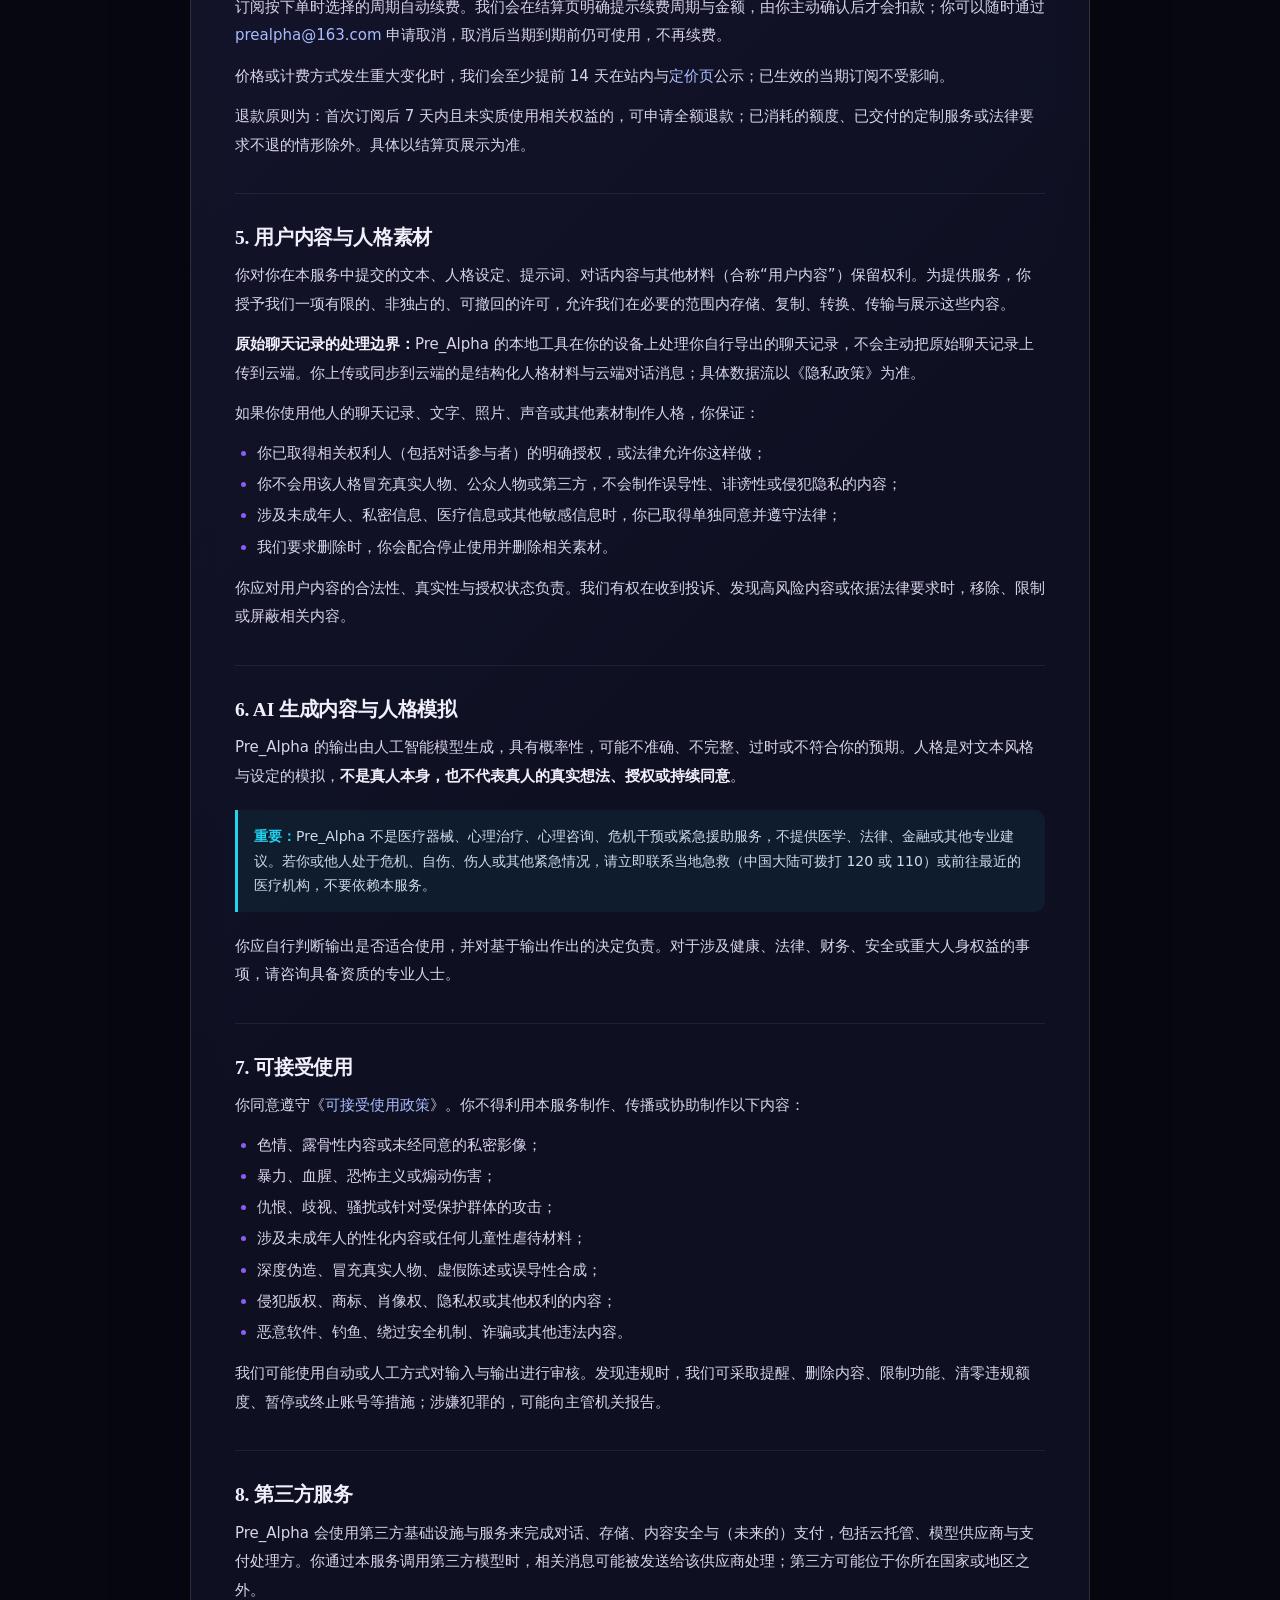
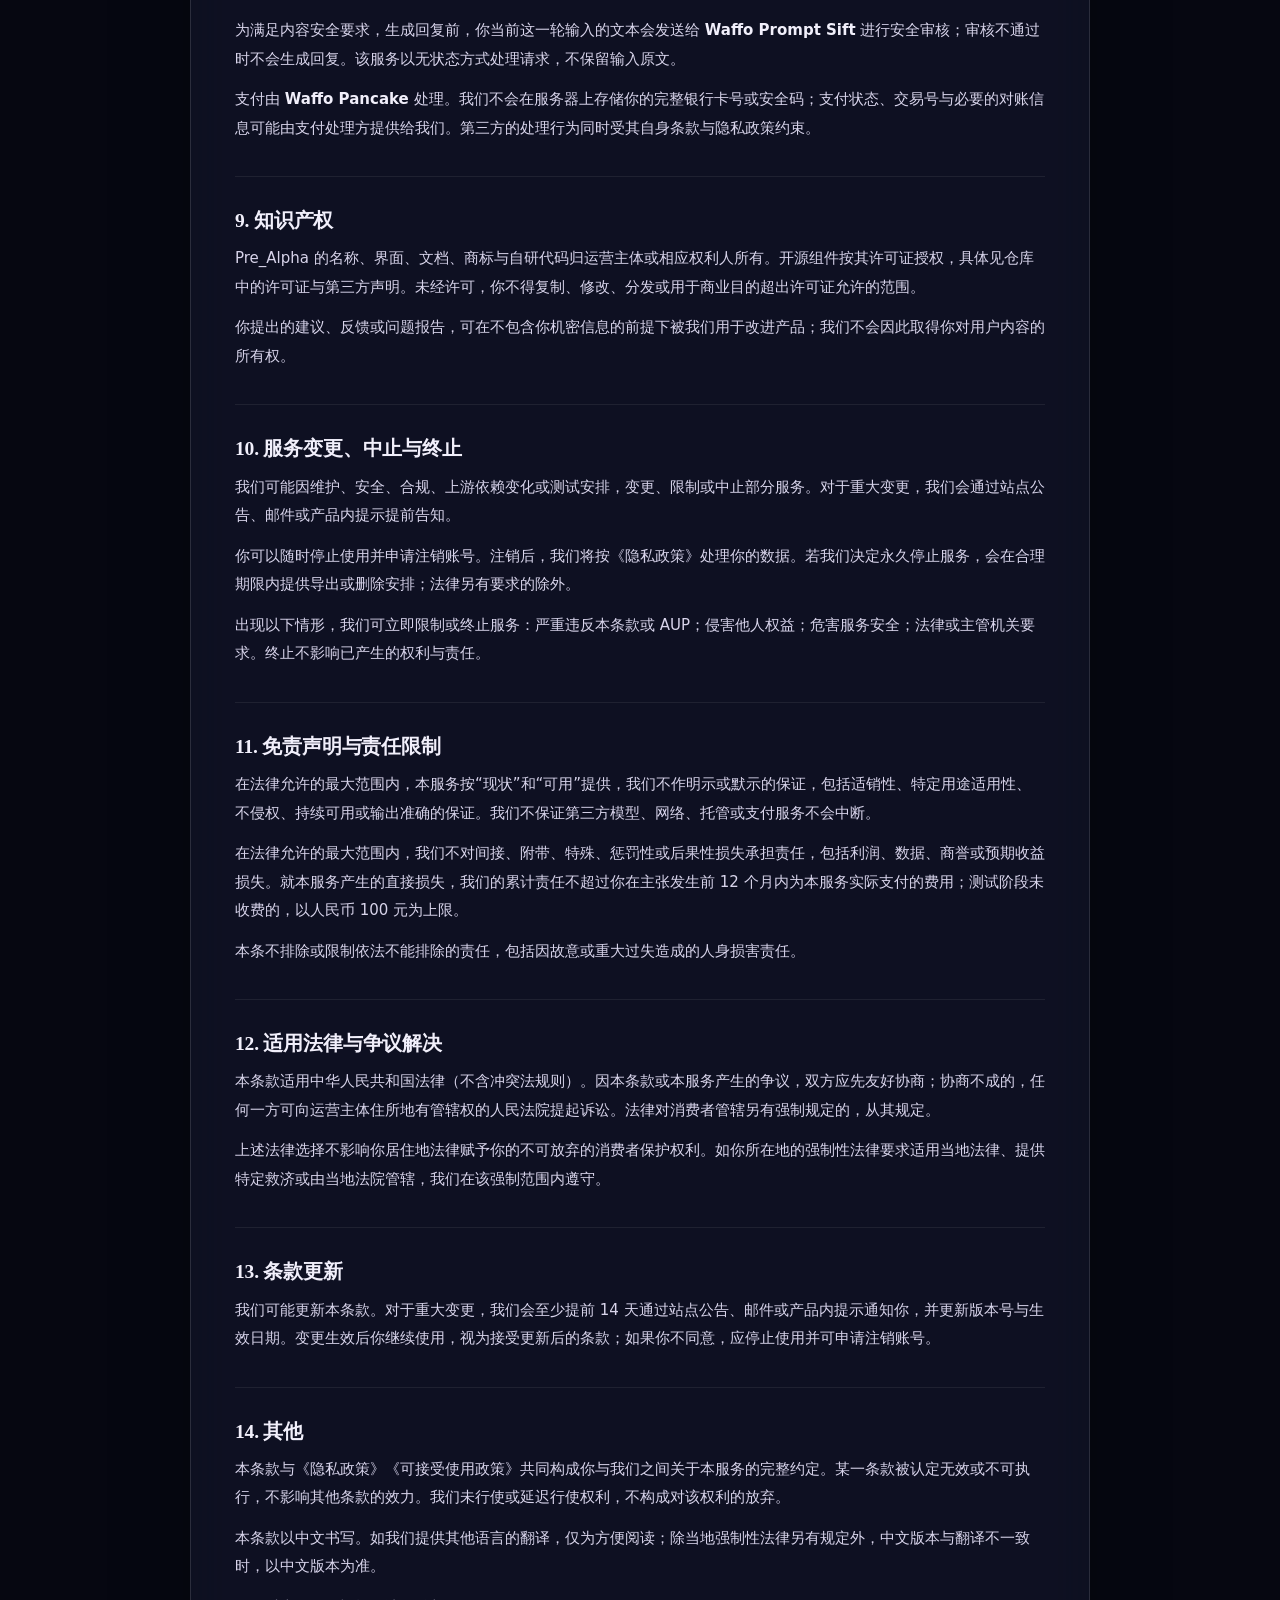
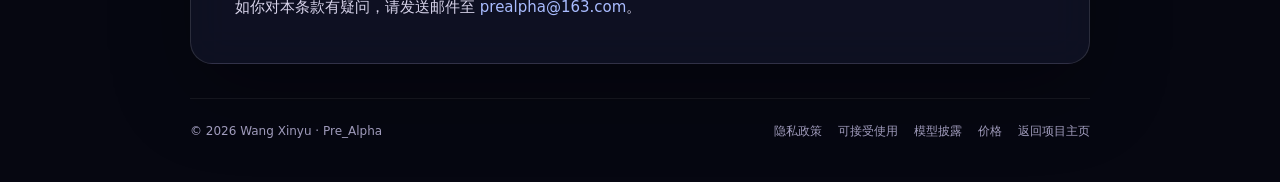
<file: site/legal/terms.html>
<!doctype html>
<html lang="zh-CN">
<head>
  <meta charset="utf-8">
  <meta name="viewport" content="width=device-width, initial-scale=1, viewport-fit=cover">
  <meta name="theme-color" content="#060711">
  <meta name="description" content="Pre_Alpha 服务条款：受邀测试、账号、用户内容、AI 生成内容、费用、责任与争议解决。">
  <title>服务条款 · Pre_Alpha</title>
  <link rel="stylesheet" href="legal.css">
</head>
<body>
  <div class="aurora" aria-hidden="true"></div>

  <header class="legal-nav">
    <div class="legal-nav-inner">
      <a class="legal-brand" href="../">
        <span class="legal-mark" aria-hidden="true"></span>
        <span>Pre_Alpha</span>
      </a>
      <nav aria-label="法律页面">
        <a href="terms.html" aria-current="page">服务条款</a>
        <a href="privacy.html">隐私政策</a>
        <a href="aup.html">可接受使用</a>
        <a href="models.html">模型披露</a>
      </nav>
    </div>
  </header>

  <main class="legal-wrap">
    <p class="eyebrow">LEGAL / TERMS OF SERVICE</p>
    <h1>服务条款</h1>
    <p class="meta">
      <span>版本 1.4</span> · <span>生效日期：2026年11月28日</span> · <span>运营主体：Wang Xinyu</span>
    </p>

    <article class="legal-card">
      <p>欢迎使用 Pre_Alpha。Pre_Alpha 是一个把聊天记录蒸馏为结构化人格，并在云端运行人格引擎的陪伴型 AI 服务。请你在注册、登录或使用前完整阅读本条款。你开始使用，即表示你已阅读、理解并同意本条款；如果你不同意，请停止使用。</p>

      <section id="service">
        <h2>1. 服务说明与测试性质</h2>
        <p>Pre_Alpha 目前处于<strong>受邀测试阶段</strong>，主要提供：</p>
        <ul>
          <li>在本地把用户自行导出的聊天记录整理为结构化人格材料；</li>
          <li>把结构化人格转换为云端人格引擎可加载的配置、风格种子与记忆；</li>
          <li>通过 Web/PWA 或 API 与人格进行文本对话、查看历史与导出记录；</li>
          <li>与人格管理、模型路由、用量限制相关的辅助功能。</li>
        </ul>
        <p>测试功能可能不完整、不稳定，或随时调整。我们会在合理范围内提前告知影响较大的变更，但不承诺服务永不中断、数据永不丢失或功能永远可用。请勿把测试版用于唯一副本存储或关键业务。</p>
      </section>

      <section id="operator">
        <h2>2. 运营主体、服务地区与联系方式</h2>
        <p>本服务的运营主体为 <strong>Wang Xinyu</strong>（个人开发者），面向全球用户提供。服务界面与法律文件暂以中文为主；如提供其他语言版本，仅供参考，除当地强制性法律另有规定外，以中文版本为准。</p>
        <p>服务可能并非在所有国家或地区可用。我们<strong>不主动向欧洲经济区（EEA）、英国或瑞士居民推广或定向提供服务</strong>；如果你位于上述地区，请在注册前通过下方邮箱确认可用性。若你所在地区要求我们履行额外义务而我们尚未满足，我们可能无法向你提供服务。</p>
        <p>你应自行确认使用本服务不违反你所在地的法律；如当地法律禁止或限制，请勿使用。</p>
        <p>服务与法律相关联系邮箱：<a href="mailto:prealpha@163.com">prealpha@163.com</a>。我们会在合理期限内回复与账号、数据、侵权投诉或本条款有关的问题。</p>
      </section>

      <section id="eligibility">
        <h2>3. 资格与账号</h2>
        <p>本服务仅面向<strong>年满 18 周岁</strong>的用户。若你未满 18 周岁，请勿注册或使用。你应具备与你行为相适应的民事行为能力。</p>
        <p>使用电子邮箱与密码即可注册；注册后新用户享有 <strong>30 轮免费试用</strong>。你同意：</p>
        <ul>
          <li>提供真实、准确、可用的账号信息，并及时更新；</li>
          <li>妥善保管账号、密码与登录凭证，不与他人共享账号；</li>
          <li>对账号下发生的活动负责，发现异常立即联系我们；</li>
          <li>不通过自动化脚本、撞库、绕过限流或其他方式滥用服务。</li>
        </ul>
        <p>我们可能因安全、合规、滥用风险或测试安排限制、暂停或终止账号。对因你违反本条款导致的处理，我们无需承担赔偿责任；法律另有规定的除外。</p>
      </section>

      <section id="fees">
        <h2>4. 试用、订阅与费用</h2>
        <p>新注册用户可免费试用 <strong>30 轮</strong>（按 AI 回复条数计），试用不要求绑定支付方式，也不会自动转为付费。</p>
        <p>试用结束后，你可以选择订阅 <strong>BYOK 档</strong>：<strong>$9 每月</strong>或 <strong>$90 每年</strong>（美元，以结算页展示为准）。BYOK 指自带模型服务商 API Key，订阅费是软件使用费；模型调用费用由你与服务商另行结算。</p>
        <p>订阅按下单时选择的周期自动续费。我们会在结算页明确提示续费周期与金额，由你主动确认后才会扣款；你可以随时通过 <a href="mailto:prealpha@163.com">prealpha@163.com</a> 申请取消，取消后当期到期前仍可使用，不再续费。</p>
        <p>价格或计费方式发生重大变化时，我们会至少提前 14 天在站内与<a href="../pricing/">定价页</a>公示；已生效的当期订阅不受影响。</p>
        <p>退款原则为：首次订阅后 7 天内且未实质使用相关权益的，可申请全额退款；已消耗的额度、已交付的定制服务或法律要求不退的情形除外。具体以结算页展示为准。</p>
      </section>

      <section id="content">
        <h2>5. 用户内容与人格素材</h2>
        <p>你对你在本服务中提交的文本、人格设定、提示词、对话内容与其他材料（合称“用户内容”）保留权利。为提供服务，你授予我们一项有限的、非独占的、可撤回的许可，允许我们在必要的范围内存储、复制、转换、传输与展示这些内容。</p>
        <p><strong>原始聊天记录的处理边界：</strong>Pre_Alpha 的本地工具在你的设备上处理你自行导出的聊天记录，不会主动把原始聊天记录上传到云端。你上传或同步到云端的是结构化人格材料与云端对话消息；具体数据流以《隐私政策》为准。</p>
        <p>如果你使用他人的聊天记录、文字、照片、声音或其他素材制作人格，你保证：</p>
        <ul>
          <li>你已取得相关权利人（包括对话参与者）的明确授权，或法律允许你这样做；</li>
          <li>你不会用该人格冒充真实人物、公众人物或第三方，不会制作误导性、诽谤性或侵犯隐私的内容；</li>
          <li>涉及未成年人、私密信息、医疗信息或其他敏感信息时，你已取得单独同意并遵守法律；</li>
          <li>我们要求删除时，你会配合停止使用并删除相关素材。</li>
        </ul>
        <p>你应对用户内容的合法性、真实性与授权状态负责。我们有权在收到投诉、发现高风险内容或依据法律要求时，移除、限制或屏蔽相关内容。</p>
      </section>

      <section id="ai">
        <h2>6. AI 生成内容与人格模拟</h2>
        <p>Pre_Alpha 的输出由人工智能模型生成，具有概率性，可能不准确、不完整、过时或不符合你的预期。人格是对文本风格与设定的模拟，<strong>不是真人本身，也不代表真人的真实想法、授权或持续同意</strong>。</p>
        <div class="note">
          <strong>重要：</strong>Pre_Alpha 不是医疗器械、心理治疗、心理咨询、危机干预或紧急援助服务，不提供医学、法律、金融或其他专业建议。若你或他人处于危机、自伤、伤人或其他紧急情况，请立即联系当地急救（中国大陆可拨打 120 或 110）或前往最近的医疗机构，不要依赖本服务。
        </div>
        <p>你应自行判断输出是否适合使用，并对基于输出作出的决定负责。对于涉及健康、法律、财务、安全或重大人身权益的事项，请咨询具备资质的专业人士。</p>
      </section>

      <section id="aup">
        <h2>7. 可接受使用</h2>
        <p>你同意遵守《<a href="aup.html">可接受使用政策</a>》。你不得利用本服务制作、传播或协助制作以下内容：</p>
        <ul>
          <li>色情、露骨性内容或未经同意的私密影像；</li>
          <li>暴力、血腥、恐怖主义或煽动伤害；</li>
          <li>仇恨、歧视、骚扰或针对受保护群体的攻击；</li>
          <li>涉及未成年人的性化内容或任何儿童性虐待材料；</li>
          <li>深度伪造、冒充真实人物、虚假陈述或误导性合成；</li>
          <li>侵犯版权、商标、肖像权、隐私权或其他权利的内容；</li>
          <li>恶意软件、钓鱼、绕过安全机制、诈骗或其他违法内容。</li>
        </ul>
        <p>我们可能使用自动或人工方式对输入与输出进行审核。发现违规时，我们可采取提醒、删除内容、限制功能、清零违规额度、暂停或终止账号等措施；涉嫌犯罪的，可能向主管机关报告。</p>
      </section>

      <section id="third-party">
        <h2>8. 第三方服务</h2>
        <p>Pre_Alpha 会使用第三方基础设施与服务来完成对话、存储、内容安全与（未来的）支付，包括云托管、模型供应商与支付处理方。你通过本服务调用第三方模型时，相关消息可能被发送给该供应商处理；第三方可能位于你所在国家或地区之外。</p>
        <p>为满足内容安全要求，生成回复前，你当前这一轮输入的文本会发送给 <strong>Waffo Prompt Sift</strong> 进行安全审核；审核不通过时不会生成回复。该服务以无状态方式处理请求，不保留输入原文。</p>
        <p>支付由 <strong>Waffo Pancake</strong> 处理。我们不会在服务器上存储你的完整银行卡号或安全码；支付状态、交易号与必要的对账信息可能由支付处理方提供给我们。第三方的处理行为同时受其自身条款与隐私政策约束。</p>
      </section>

      <section id="ip">
        <h2>9. 知识产权</h2>
        <p>Pre_Alpha 的名称、界面、文档、商标与自研代码归运营主体或相应权利人所有。开源组件按其许可证授权，具体见仓库中的许可证与第三方声明。未经许可，你不得复制、修改、分发或用于商业目的超出许可证允许的范围。</p>
        <p>你提出的建议、反馈或问题报告，可在不包含你机密信息的前提下被我们用于改进产品；我们不会因此取得你对用户内容的所有权。</p>
      </section>

      <section id="termination">
        <h2>10. 服务变更、中止与终止</h2>
        <p>我们可能因维护、安全、合规、上游依赖变化或测试安排，变更、限制或中止部分服务。对于重大变更，我们会通过站点公告、邮件或产品内提示提前告知。</p>
        <p>你可以随时停止使用并申请注销账号。注销后，我们将按《隐私政策》处理你的数据。若我们决定永久停止服务，会在合理期限内提供导出或删除安排；法律另有要求的除外。</p>
        <p>出现以下情形，我们可立即限制或终止服务：严重违反本条款或 AUP；侵害他人权益；危害服务安全；法律或主管机关要求。终止不影响已产生的权利与责任。</p>
      </section>

      <section id="disclaimer">
        <h2>11. 免责声明与责任限制</h2>
        <p>在法律允许的最大范围内，本服务按“现状”和“可用”提供，我们不作明示或默示的保证，包括适销性、特定用途适用性、不侵权、持续可用或输出准确的保证。我们不保证第三方模型、网络、托管或支付服务不会中断。</p>
        <p>在法律允许的最大范围内，我们不对间接、附带、特殊、惩罚性或后果性损失承担责任，包括利润、数据、商誉或预期收益损失。就本服务产生的直接损失，我们的累计责任不超过你在主张发生前 12 个月内为本服务实际支付的费用；测试阶段未收费的，以人民币 100 元为上限。</p>
        <p>本条不排除或限制依法不能排除的责任，包括因故意或重大过失造成的人身损害责任。</p>
      </section>

      <section id="law">
        <h2>12. 适用法律与争议解决</h2>
        <p>本条款适用中华人民共和国法律（不含冲突法规则）。因本条款或本服务产生的争议，双方应先友好协商；协商不成的，任何一方可向运营主体住所地有管辖权的人民法院提起诉讼。法律对消费者管辖另有强制规定的，从其规定。</p>
        <p>上述法律选择不影响你居住地法律赋予你的不可放弃的消费者保护权利。如你所在地的强制性法律要求适用当地法律、提供特定救济或由当地法院管辖，我们在该强制范围内遵守。</p>
      </section>

      <section id="changes">
        <h2>13. 条款更新</h2>
        <p>我们可能更新本条款。对于重大变更，我们会至少提前 14 天通过站点公告、邮件或产品内提示通知你，并更新版本号与生效日期。变更生效后你继续使用，视为接受更新后的条款；如果你不同意，应停止使用并可申请注销账号。</p>
      </section>

      <section id="misc">
        <h2>14. 其他</h2>
        <p>本条款与《隐私政策》《可接受使用政策》共同构成你与我们之间关于本服务的完整约定。某一条款被认定无效或不可执行，不影响其他条款的效力。我们未行使或延迟行使权利，不构成对该权利的放弃。</p>
        <p>本条款以中文书写。如我们提供其他语言的翻译，仅为方便阅读；除当地强制性法律另有规定外，中文版本与翻译不一致时，以中文版本为准。</p>
        <p>如你对本条款有疑问，请发送邮件至 <a href="mailto:prealpha@163.com">prealpha@163.com</a>。</p>
      </section>
    </article>

    <footer class="legal-foot">
      <span>© 2026 Wang Xinyu · Pre_Alpha</span>
      <div>
        <a href="privacy.html">隐私政策</a>
        <a href="aup.html">可接受使用</a>
        <a href="models.html">模型披露</a>
        <a href="../pricing/">价格</a>
        <a href="../">返回项目主页</a>
      </div>
    </footer>
  </main>
</body>
</html>
</file>
<file: site/styles.css>
:root {
  color-scheme: dark;
  --bg: #0f1115;
  --panel: #171a21;
  --panel-2: #10131a;
  --line: #262b35;
  --text: #e8eaf0;
  --muted: #8b94a3;
  --accent: #6f8cff;
  --accent-soft: rgba(111, 140, 255, .14);
  --green: #3fb950;
  --bubble-them: #232833;
  --max: 1120px;
  --radius: 18px;
  font-family: system-ui, -apple-system, "Segoe UI", "PingFang SC", "Hiragino Sans GB", sans-serif;
}

* { box-sizing: border-box; }
html { scroll-behavior: smooth; }
body {
  margin: 0;
  background:
    radial-gradient(900px 520px at 78% -10%, rgba(111, 140, 255, .10), transparent 62%),
    radial-gradient(700px 420px at 0% 38%, rgba(63, 185, 80, .05), transparent 60%),
    var(--bg);
  color: var(--text);
  line-height: 1.65;
  -webkit-font-smoothing: antialiased;
}
a { color: var(--accent); text-decoration: none; }
a:hover { text-decoration: underline; }
img { max-width: 100%; }
code {
  padding: 1px 6px;
  border: 1px solid var(--line);
  border-radius: 6px;
  background: var(--panel-2);
  font: .88em ui-monospace, SFMono-Regular, Menlo, monospace;
}
.skip {
  position: fixed;
  top: 10px;
  left: 10px;
  z-index: 100;
  padding: 8px 14px;
  border-radius: 10px;
  background: var(--accent);
  color: #0b1020;
  transform: translateY(-160%);
}
.skip:focus { transform: none; }

.page { width: min(100% - 40px, var(--max)); margin: 0 auto; }

/* ── nav ── */
.nav {
  display: flex;
  align-items: center;
  gap: 22px;
  padding: 22px 0;
  border-bottom: 1px solid var(--line);
}
.brand {
  display: inline-flex;
  align-items: center;
  gap: 10px;
  color: var(--text);
  font-weight: 700;
  letter-spacing: -.01em;
}
.brand:hover { text-decoration: none; }
.brand-mark {
  width: 12px; height: 12px;
  border-radius: 50%;
  background: var(--accent);
  box-shadow: 0 0 0 5px var(--accent-soft);
}
.brand-tag {
  padding: 1px 7px;
  border: 1px solid var(--line);
  border-radius: 6px;
  color: var(--muted);
  font-size: 10px;
  font-weight: 600;
  letter-spacing: .08em;
}
.nav-links { display: flex; gap: 20px; margin-left: auto; }
.nav-links a { color: var(--muted); font-size: 14px; }
.nav-links a:hover { color: var(--text); text-decoration: none; }

/* ── buttons ── */
.btn {
  display: inline-flex;
  align-items: center;
  justify-content: center;
  min-height: 42px;
  padding: 10px 18px;
  border: 1px solid var(--line);
  border-radius: 12px;
  font-size: 14px;
  font-weight: 600;
  transition: transform .16s, border-color .16s, background .16s;
}
.btn:hover { text-decoration: none; transform: translateY(-1px); }
.btn:active { transform: scale(.98); }
.btn-primary { background: var(--accent); border-color: transparent; color: #0b1020; }
.btn-primary:hover { background: #8aa1ff; }
.btn-ghost { background: var(--panel); color: var(--text); }
.btn-ghost:hover { border-color: var(--accent); }

/* ── hero ── */
.hero {
  display: grid;
  grid-template-columns: 1.08fr .92fr;
  gap: 56px;
  align-items: center;
  padding: 76px 0 88px;
}
.eyebrow {
  margin: 0 0 16px;
  color: var(--muted);
  font-size: 12px;
  font-weight: 700;
  letter-spacing: .14em;
  text-transform: uppercase;
}
.live-dot {
  display: inline-block;
  width: 7px; height: 7px;
  margin-right: 7px;
  border-radius: 50%;
  background: var(--green);
  box-shadow: 0 0 0 4px rgba(63, 185, 80, .12);
}
.hero h1 {
  margin: 0 0 20px;
  font-size: clamp(2.3rem, 5.4vw, 4.1rem);
  line-height: 1.12;
  letter-spacing: -.045em;
}
.hl {
  position: relative;
  isolation: isolate;
  white-space: nowrap;
  color: var(--accent);
}
.hl::after {
  content: "";
  position: absolute;
  left: 0; right: 0; bottom: .06em;
  height: .26em;
  border-radius: 3px;
  background: var(--accent-soft);
  z-index: -1;
}
.lead { max-width: 34em; margin: 0 0 28px; color: var(--muted); font-size: 16px; }
.hero-actions { display: flex; flex-wrap: wrap; gap: 12px; }
.hero-meta {
  display: flex;
  flex-wrap: wrap;
  gap: 8px;
  margin: 28px 0 0;
  padding: 0;
  list-style: none;
}
.hero-meta li {
  padding: 4px 11px;
  border: 1px solid var(--line);
  border-radius: 999px;
  color: var(--muted);
  font-size: 12px;
}
.hero-price {
  margin: 18px 0 0;
  color: var(--muted);
  font-size: 13px;
}
.hero-price strong { color: var(--green); }
.hero-price a { color: var(--accent); }

/* ── chat mockup ── */
.phone {
  overflow: hidden;
  border: 1px solid var(--line);
  border-radius: 24px;
  background: var(--panel);
  box-shadow: 0 30px 90px rgba(0, 0, 0, .42);
}
.phone-bar {
  display: flex;
  align-items: center;
  gap: 10px;
  padding: 14px 16px;
  border-bottom: 1px solid var(--line);
  background: rgba(23, 26, 33, .92);
}
.avatar {
  display: grid;
  place-items: center;
  width: 34px; height: 34px;
  border-radius: 50%;
  background: var(--accent-soft);
  color: var(--accent);
  font-size: 14px;
  font-weight: 700;
}
.phone-title { display: flex; flex-direction: column; line-height: 1.25; flex: 1; min-width: 0; }
.phone-title strong { font-size: 14px; }
.phone-title span { color: var(--muted); font-size: 11px; }
.phone-menu { color: var(--muted); letter-spacing: 2px; }
.chat {
  display: flex;
  flex-direction: column;
  gap: 9px;
  padding: 20px 16px 12px;
  min-height: 286px;
}
.row { display: flex; }
.row.me { justify-content: flex-end; }
.bubble {
  max-width: 84%;
  padding: 9px 13px;
  border-radius: 16px;
  font-size: 14px;
  line-height: 1.55;
  animation: pop .2s ease-out both;
}
.them .bubble { background: var(--bubble-them); border-bottom-left-radius: 5px; }
.me .bubble { background: var(--accent); color: #0b1020; border-bottom-right-radius: 5px; }
.bubble.typing {
  display: inline-flex;
  align-items: center;
  gap: 5px;
  padding: 13px 15px;
}
.bubble.typing i {
  width: 6px; height: 6px;
  border-radius: 50%;
  background: #c9d1e0;
  animation: hop 1s infinite ease-in-out;
}
.bubble.typing i:nth-child(2) { animation-delay: .15s; }
.bubble.typing i:nth-child(3) { animation-delay: .3s; }
@keyframes pop {
  from { opacity: 0; transform: translateY(4px); }
  to { opacity: 1; transform: none; }
}
@keyframes hop {
  0%, 60%, 100% { transform: translateY(0); opacity: .45; }
  30% { transform: translateY(-4px); opacity: 1; }
}
.composer {
  display: flex;
  align-items: center;
  gap: 10px;
  margin: 0 16px;
  padding: 11px 12px 11px 14px;
  border: 1px solid var(--line);
  border-radius: 14px;
  background: var(--panel-2);
  color: var(--muted);
  font-size: 13px;
}
.composer span:first-child { flex: 1; }
.send {
  display: grid;
  place-items: center;
  width: 26px; height: 26px;
  border-radius: 9px;
  background: var(--accent);
  color: #0b1020;
  font-weight: 800;
}
.phone-foot {
  margin: 0;
  padding: 10px 16px 14px;
  color: var(--muted);
  font-size: 11px;
  text-align: center;
}

/* ── sections ── */
.section { padding: 78px 0; border-top: 1px solid var(--line); }
.section-head { max-width: 680px; margin-bottom: 40px; }
.section-head h2 {
  margin: 0 0 12px;
  font-size: clamp(1.65rem, 3.4vw, 2.35rem);
  line-height: 1.22;
  letter-spacing: -.03em;
}
.section-desc { margin: 0; color: var(--muted); font-size: 15px; }
.section-more { display: flex; gap: 20px; margin: 20px 0 0; font-size: 13px; }

/* ── flowstep ── */
.flowstep {
  position: relative;
  display: grid;
  grid-template-columns: repeat(4, 1fr);
  gap: 18px;
  padding-top: 8px;
}
.flow-line {
  position: absolute;
  top: 23px;
  left: 12.5%;
  right: 12.5%;
  height: 2px;
  overflow: hidden;
  border-radius: 2px;
  background: var(--line);
}
.flow-fill {
  display: block;
  width: 0;
  height: 100%;
  background: linear-gradient(90deg, var(--accent), var(--green));
  transition: width .7s cubic-bezier(.2, .7, .2, 1);
}
.fs-step {
  position: relative;
  z-index: 1;
  display: flex;
  flex-direction: column;
  align-items: flex-start;
  gap: 16px;
  opacity: .46;
  transition: opacity .4s;
}
.fs-step.is-active { opacity: 1; }
.fs-num {
  display: grid;
  place-items: center;
  width: 46px; height: 46px;
  border: 1px solid var(--line);
  border-radius: 50%;
  background: var(--panel);
  color: var(--muted);
  font-size: 12px;
  font-weight: 700;
  letter-spacing: .08em;
  transition: border-color .4s, color .4s, box-shadow .4s;
}
.fs-step.is-active .fs-num {
  border-color: var(--accent);
  color: var(--accent);
  box-shadow: 0 0 0 6px var(--accent-soft);
}
.fs-card {
  width: 100%;
  min-height: 176px;
  padding: 18px;
  border: 1px solid var(--line);
  border-radius: 14px;
  background: linear-gradient(180deg, rgba(255,255,255,.018), transparent), var(--panel);
  transition: border-color .3s, transform .3s;
}
.fs-step.is-active .fs-card { border-color: #354056; }
.fs-card h3 { margin: 0 0 8px; font-size: 15px; }
.fs-card p { margin: 0 0 14px; color: var(--muted); font-size: 13px; }
.tag {
  display: inline-block;
  padding: 3px 9px;
  border-radius: 999px;
  background: var(--accent-soft);
  color: var(--accent);
  font-size: 10px;
  font-weight: 600;
  letter-spacing: .02em;
}
.privacy-note {
  display: flex;
  gap: 14px;
  align-items: flex-start;
  margin-top: 28px;
  padding: 16px 18px;
  border: 1px solid var(--line);
  border-left: 3px solid var(--green);
  border-radius: 12px;
  background: var(--panel);
}
.privacy-note > span { color: var(--green); font-size: 20px; line-height: 1.2; }
.privacy-note p { margin: 0; color: var(--muted); font-size: 13px; }
.privacy-note strong { color: var(--text); }

/* ── progress panel (same as personal site) ── */
.pa {
  padding: 22px;
  border: 1px solid var(--line);
  border-radius: 14px;
  background: var(--panel);
}
.pa-head {
  display: flex;
  align-items: baseline;
  justify-content: space-between;
  gap: 12px;
  margin-bottom: 12px;
  flex-wrap: wrap;
}
.pa-headline { display: flex; align-items: baseline; gap: 12px; flex-wrap: wrap; }
.pa-pct { font-size: 2rem; font-weight: 700; letter-spacing: -.5px; color: var(--text); }
.pa-frac { color: var(--muted); font-size: .9rem; }
.pa-link { color: var(--accent); font-size: .9rem; }
.pa-bar {
  position: relative;
  height: 8px;
  overflow: hidden;
  border-radius: 20px;
  background: #21262d;
}
.pa-bar-lg { height: 12px; }
.pa-fill {
  height: 100%;
  border-radius: 20px;
  background: linear-gradient(90deg, #238636, #3fb950);
  transition: width .4s ease;
}
.pa-status { display: flex; flex-wrap: wrap; gap: 10px; margin: 16px 0 4px; }
.pa-chip {
  display: inline-flex;
  align-items: center;
  gap: 7px;
  padding: 4px 12px;
  border: 1px solid var(--line);
  border-radius: 20px;
  background: var(--panel-2);
  color: var(--text);
  font-size: .82rem;
}
.pa-dot { display: inline-block; width: 8px; height: 8px; border-radius: 50%; }
.pa-dot.todo { background: #8b949e; }
.pa-dot.prog { background: #d29922; }
.pa-dot.done { background: var(--green); }
.pa-phases { display: flex; flex-direction: column; gap: 10px; margin-top: 18px; }
.pa-phase {
  display: grid;
  grid-template-columns: 132px 1fr 52px;
  align-items: center;
  gap: 12px;
  font-size: .86rem;
}
.pa-phase-name { color: var(--text); white-space: nowrap; }
.pa-phase-num { color: var(--muted); text-align: right; font-variant-numeric: tabular-nums; font-size: .82rem; }
.pa-recent { margin-top: 22px; padding-top: 16px; border-top: 1px solid var(--line); }
.pa-recent-title { margin-bottom: 10px; color: var(--muted); font-size: .78rem; letter-spacing: .5px; }
.pa-recent-list { display: flex; flex-direction: column; gap: 8px; margin: 0; padding: 0; list-style: none; }
.pa-recent-item { display: flex; align-items: center; gap: 9px; min-width: 0; font-size: .86rem; }
.pa-recent-state { flex: 0 0 auto; font-size: .9rem; }
.pa-recent-state.closed { color: var(--green); }
.pa-recent-state.open { color: #d29922; font-size: .7rem; }
.pa-recent-link {
  flex: 1 1 auto;
  min-width: 0;
  overflow: hidden;
  color: var(--text);
  white-space: nowrap;
  text-overflow: ellipsis;
}
.pa-recent-link:hover { color: var(--accent); }
.pa-recent-time { flex: 0 0 auto; color: var(--muted); font-size: .78rem; }
.pa-updated { margin-top: 16px; color: var(--muted); font-size: .76rem; }
.pa-fallback { margin: 0; color: var(--muted); font-size: .9rem; }
.pa-fallback a { color: var(--accent); }

/* ── story ── */
.story-card {
  position: relative;
  max-width: 820px;
  padding: 34px 36px;
  border: 1px dashed #354056;
  border-radius: var(--radius);
  background: linear-gradient(135deg, rgba(111,140,255,.06), transparent 55%), var(--panel);
}
.story-badge {
  display: inline-block;
  margin-bottom: 16px;
  padding: 3px 9px;
  border-radius: 6px;
  background: var(--accent-soft);
  color: var(--accent);
  font-size: 11px;
  font-weight: 700;
  letter-spacing: .08em;
}
.story-placeholder {
  margin: 0 0 18px;
  color: var(--text);
  font-size: clamp(1.1rem, 2.2vw, 1.4rem);
  line-height: 1.7;
  letter-spacing: -.01em;
}
.story-hint { margin: 0; color: var(--muted); font-size: 12px; }

/* ── thanks ── */
.thanks-grid { display: grid; grid-template-columns: repeat(3, 1fr); gap: 16px; }
.thanks-card {
  display: block;
  padding: 22px;
  border: 1px solid var(--line);
  border-radius: 14px;
  background: var(--panel);
  color: var(--text);
  transition: border-color .2s, transform .2s;
}
.thanks-card:hover { border-color: var(--accent); text-decoration: none; transform: translateY(-2px); }
.thanks-role { color: var(--muted); font-size: 10px; font-weight: 700; letter-spacing: .14em; }
.thanks-card h3 { margin: 8px 0 6px; font-size: 17px; }
.thanks-card p { margin: 0 0 16px; color: var(--muted); font-size: 13px; }
.thanks-license { color: var(--accent); font-size: 12px; }
.thanks-foot { margin: 22px 0 0; color: var(--muted); font-size: 13px; }

/* ── footer ── */
.footer {
  display: flex;
  align-items: center;
  justify-content: space-between;
  gap: 24px;
  flex-wrap: wrap;
  padding: 30px 0 44px;
  border-top: 1px solid var(--line);
  color: var(--muted);
  font-size: 12px;
}
.footer div { display: flex; gap: 10px; align-items: baseline; }
.footer strong { color: var(--text); }
.footer nav { display: flex; flex-wrap: wrap; gap: 8px 18px; }
.footer nav a { color: var(--muted); }
.footer-note { margin: 0; }

/* ── responsive ── */
@media (max-width: 900px) {
  .hero { grid-template-columns: 1fr; gap: 42px; padding: 56px 0 64px; }
  .phone { max-width: 460px; }
  .flowstep { grid-template-columns: repeat(2, 1fr); gap: 26px 18px; }
  .flow-line { display: none; }
  .thanks-grid { grid-template-columns: 1fr; }
}
@media (max-width: 620px) {
  .page { width: min(100% - 28px, var(--max)); }
  .nav { gap: 12px; padding: 16px 0; }
  .nav-links { display: none; }
  .nav-github { margin-left: auto; }
  .hero h1 { font-size: clamp(2.05rem, 10vw, 3rem); }
  .section { padding: 56px 0; }
  .flowstep { grid-template-columns: 1fr; }
  .fs-card { min-height: 0; }
  .pa { padding: 18px; }
  .pa-phase { grid-template-columns: 104px 1fr 46px; gap: 8px; }
  .pa-pct { font-size: 1.6rem; }
  .story-card { padding: 24px; }
  .footer { align-items: flex-start; flex-direction: column; }
}
@media (prefers-reduced-motion: reduce) {
  html { scroll-behavior: auto; }
  *, *::before, *::after { animation-duration: .01ms !important; transition-duration: .01ms !important; }
}
</file>
<file: site/glass/glass.css>
:root {
  color-scheme: dark;
  --bg: #060711;
  --bg-2: #0a0c1a;
  --text: #f3f1ff;
  --muted: #a7a2c4;
  --violet: #8b5cf6;
  --blue: #5b7cfa;
  --cyan: #22d3ee;
  --green: #3fd08a;
  --glass: rgba(22, 24, 45, .52);
  --glass-2: rgba(28, 31, 58, .72);
  --stroke: rgba(255, 255, 255, .13);
  --stroke-soft: rgba(255, 255, 255, .07);
  --glow: rgba(139, 92, 246, .30);
  --max: 980px;
  --serif: "Noto Serif SC", "Source Han Serif SC", "Source Han Serif CN", "Songti SC", "STSong", "SimSun", "Iowan Old Style", Georgia, serif;
  --mono: "SFMono-Regular", "JetBrains Mono", "Cascadia Code", Menlo, Consolas, "Noto Sans Mono CJK SC", monospace;
  font-family: system-ui, -apple-system, "Segoe UI", "PingFang SC", "Hiragino Sans GB", sans-serif;
}

* { box-sizing: border-box; }
html { scroll-behavior: smooth; }
body {
  margin: 0;
  min-height: 100%;
  overflow-x: hidden;
  background: var(--bg);
  color: var(--text);
  line-height: 1.65;
  -webkit-font-smoothing: antialiased;
}
a { color: #a9bcff; text-decoration: none; }
a:hover { text-decoration: underline; }
code {
  padding: 1px 6px;
  border: 1px solid var(--stroke);
  border-radius: 6px;
  background: rgba(255, 255, 255, .05);
  font: .88em ui-monospace, SFMono-Regular, Menlo, monospace;
}
.skip {
  position: fixed;
  top: 10px; left: 10px;
  z-index: 100;
  padding: 8px 14px;
  border-radius: 10px;
  background: var(--violet);
  color: #fff;
  transform: translateY(-180%);
}
.skip:focus { transform: none; }

/* ── 作者更新浮标 ── */
.author-update {
  position: fixed;
  top: max(16px, env(safe-area-inset-top));
  left: 50%;
  z-index: 90;
  display: inline-flex;
  align-items: center;
  gap: 8px;
  padding: 8px 14px;
  border: 1px solid var(--stroke);
  border-radius: 999px;
  background:
    linear-gradient(120deg, rgba(139, 92, 246, .18), rgba(34, 211, 238, .08)),
    rgba(10, 12, 26, .68);
  box-shadow:
    0 12px 36px rgba(0, 0, 0, .35),
    inset 0 1px 0 rgba(255, 255, 255, .16);
  backdrop-filter: blur(18px) saturate(160%);
  -webkit-backdrop-filter: blur(18px) saturate(160%);
  color: #e8e4ff;
  font-size: 12px;
  font-weight: 600;
  letter-spacing: .06em;
  white-space: nowrap;
  text-decoration: none;
  transform: translateX(-50%);
  transition: transform .18s ease, border-color .18s ease, box-shadow .18s ease;
}
.author-update:hover {
  text-decoration: none;
  transform: translate(-50%, -2px);
  border-color: rgba(139, 92, 246, .55);
  box-shadow:
    0 16px 42px rgba(91, 124, 250, .22),
    inset 0 1px 0 rgba(255, 255, 255, .2);
}
.author-update:focus-visible {
  outline: 2px solid var(--cyan);
  outline-offset: 3px;
}
.update-dot {
  width: 6px;
  height: 6px;
  border-radius: 50%;
  background: var(--cyan);
  animation: update-pulse 2.6s ease-out infinite;
}
.update-arrow {
  color: var(--muted);
  font-size: 11px;
  transition: transform .18s ease, color .18s ease;
}
.author-update:hover .update-arrow { transform: translateY(2px); color: var(--cyan); }
@keyframes update-pulse {
  0% { box-shadow: 0 0 0 0 rgba(34, 211, 238, .35); }
  70%, 100% { box-shadow: 0 0 0 7px rgba(34, 211, 238, 0); }
}

/* ── 极光背景 ── */
.aurora {
  position: fixed;
  inset: -20vmax;
  z-index: 0;
  overflow: hidden;
  background:
    radial-gradient(60% 50% at 50% 0%, rgba(91, 124, 250, .18), transparent 70%),
    linear-gradient(180deg, var(--bg-2), var(--bg) 60%);
}
.blob {
  position: absolute;
  display: block;
  border-radius: 50%;
  filter: blur(90px);
  opacity: .55;
  will-change: transform;
}
.blob-violet {
  top: 8%; left: 6%;
  width: 46vmax; height: 46vmax;
  background: radial-gradient(circle at 40% 40%, rgba(139, 92, 246, .75), transparent 65%);
  animation: drift-a 22s ease-in-out infinite alternate;
}
.blob-blue {
  top: 40%; right: -6%;
  width: 42vmax; height: 42vmax;
  background: radial-gradient(circle at 50% 50%, rgba(91, 124, 250, .65), transparent 65%);
  animation: drift-b 26s ease-in-out infinite alternate;
}
.blob-cyan {
  bottom: -14%; left: 30%;
  width: 38vmax; height: 38vmax;
  background: radial-gradient(circle at 50% 50%, rgba(34, 211, 238, .45), transparent 65%);
  animation: drift-c 30s ease-in-out infinite alternate;
}
@keyframes drift-a {
  to { transform: translate3d(8vmax, 6vmax, 0) scale(1.12); }
}
@keyframes drift-b {
  to { transform: translate3d(-10vmax, -6vmax, 0) scale(1.08); }
}
@keyframes drift-c {
  to { transform: translate3d(6vmax, -8vmax, 0) scale(1.16); }
}

/* ── 玻璃 ── */
.glass {
  position: relative;
  overflow: hidden;
  border: 1px solid var(--stroke);
  border-radius: 22px;
  background:
    linear-gradient(150deg, rgba(255, 255, 255, .10), rgba(255, 255, 255, .02) 55%),
    var(--glass);
  box-shadow:
    0 24px 70px rgba(0, 0, 0, .42),
    inset 0 1px 0 rgba(255, 255, 255, .18),
    0 0 0 1px rgba(139, 92, 246, .06);
  backdrop-filter: blur(22px) saturate(150%);
  -webkit-backdrop-filter: blur(22px) saturate(150%);
}
.glass::after {
  content: "";
  position: absolute;
  inset: 0;
  pointer-events: none;
  background: linear-gradient(120deg, rgba(139, 92, 246, .12), transparent 38%, rgba(34, 211, 238, .10));
  opacity: .7;
}

.page {
  position: relative;
  z-index: 1;
  width: min(100% - 40px, var(--max));
  margin: 0 auto;
  padding-bottom: 40px;
}

/* ── 标题 ── */
.masthead {
  position: relative;
  isolation: isolate;
  padding: 118px 0 96px;
  text-align: center;
}
.masthead::before {
  content: "";
  position: absolute;
  top: 6%;
  left: 50%;
  width: min(560px, 88vw);
  height: min(560px, 88vw);
  transform: translateX(-50%);
  border-radius: 50%;
  background: radial-gradient(circle, var(--glow), transparent 66%);
  filter: blur(20px);
  z-index: -1;
}
.eyebrow {
  margin: 0 0 18px;
  color: var(--muted);
  font-size: 12px;
  font-weight: 700;
  letter-spacing: .16em;
  text-transform: uppercase;
}
.live-dot {
  display: inline-block;
  width: 7px; height: 7px;
  margin-right: 7px;
  border-radius: 50%;
  background: var(--cyan);
  box-shadow: 0 0 0 4px rgba(34, 211, 238, .14), 0 0 14px rgba(34, 211, 238, .7);
}
.masthead h1 {
  margin: 0;
  font-size: clamp(3.4rem, 14vw, 8.5rem);
  line-height: .98;
  letter-spacing: -.06em;
  background: linear-gradient(100deg, #c4b5fd 0%, #8b5cf6 28%, #5b7cfa 58%, #22d3ee 100%);
  background-size: 180% 100%;
  -webkit-background-clip: text;
  background-clip: text;
  color: transparent;
  text-shadow: 0 0 70px rgba(139, 92, 246, .35);
  animation: title-flow 12s ease-in-out infinite alternate;
}
@keyframes title-flow {
  to { background-position: 100% 50%; }
}
.tagline {
  margin: 22px 0 0;
  color: var(--muted);
  font-size: clamp(1rem, 2.6vw, 1.3rem);
}
.title-meta {
  display: flex;
  flex-wrap: wrap;
  justify-content: center;
  gap: 10px;
  margin-top: 30px;
}
.glass-pill {
  padding: 6px 14px;
  border: 1px solid var(--stroke);
  border-radius: 999px;
  background: rgba(255, 255, 255, .05);
  color: #cfcaff;
  font-size: 12px;
  backdrop-filter: blur(10px);
  -webkit-backdrop-filter: blur(10px);
}
.glass-pill-link {
  display: inline-flex;
  align-items: center;
  border-color: rgba(34, 211, 238, .42);
  background: rgba(34, 211, 238, .09);
  color: var(--cyan);
  transition: border-color .2s, background .2s, transform .2s;
}
.glass-pill-link:hover {
  border-color: rgba(34, 211, 238, .8);
  background: rgba(34, 211, 238, .15);
  text-decoration: none;
  transform: translateY(-1px);
}

/* ── 区块 ── */
.section { padding: 74px 0; }
.section-head { max-width: 640px; margin-bottom: 30px; }
.section-head h2 {
  margin: 0 0 10px;
  font-size: clamp(1.6rem, 3.4vw, 2.25rem);
  line-height: 1.22;
  letter-spacing: -.03em;
}
.section-desc { margin: 0; color: var(--muted); font-size: 15px; }
.section-more { display: flex; gap: 20px; margin: 18px 0 0; font-size: 13px; }

/* ── 进度面板 ── */
.pa {
  padding: 26px;
  border: 1px solid var(--stroke);
  border-radius: 24px;
  background:
    linear-gradient(150deg, rgba(255, 255, 255, .09), rgba(255, 255, 255, .015) 55%),
    var(--glass-2);
  box-shadow:
    0 26px 80px rgba(0, 0, 0, .45),
    inset 0 1px 0 rgba(255, 255, 255, .18);
  backdrop-filter: blur(24px) saturate(150%);
  -webkit-backdrop-filter: blur(24px) saturate(150%);
}
.pa-head {
  display: flex;
  align-items: baseline;
  justify-content: space-between;
  gap: 12px;
  margin-bottom: 12px;
  flex-wrap: wrap;
}
.pa-headline { display: flex; align-items: baseline; gap: 12px; flex-wrap: wrap; }
.pa-pct {
  font-size: 2.4rem;
  font-weight: 700;
  letter-spacing: -.5px;
  background: linear-gradient(100deg, #c4b5fd, #5b7cfa 60%, #22d3ee);
  -webkit-background-clip: text;
  background-clip: text;
  color: transparent;
}
.pa-frac { color: var(--muted); font-size: .9rem; }
.pa-link { color: #a9bcff; font-size: .9rem; }
.pa-bar {
  position: relative;
  height: 9px;
  overflow: hidden;
  border-radius: 20px;
  background: rgba(255, 255, 255, .08);
  box-shadow: inset 0 1px 3px rgba(0, 0, 0, .4);
}
.pa-bar-lg { height: 13px; }
.pa-fill {
  height: 100%;
  border-radius: 20px;
  background: linear-gradient(90deg, var(--violet), var(--blue) 55%, var(--cyan));
  box-shadow: 0 0 18px rgba(91, 124, 250, .55);
  transition: width .5s ease;
}
.pa-status { display: flex; flex-wrap: wrap; gap: 10px; margin: 18px 0 4px; }
.pa-chip {
  display: inline-flex;
  align-items: center;
  gap: 7px;
  padding: 5px 13px;
  border: 1px solid var(--stroke);
  border-radius: 20px;
  background: rgba(255, 255, 255, .04);
  color: var(--text);
  font-size: .82rem;
  backdrop-filter: blur(8px);
  -webkit-backdrop-filter: blur(8px);
}
.pa-dot { display: inline-block; width: 8px; height: 8px; border-radius: 50%; }
.pa-dot.todo { background: #8f8aa8; }
.pa-dot.prog { background: #e0b341; }
.pa-dot.done { background: var(--green); box-shadow: 0 0 10px rgba(63, 208, 138, .7); }
.pa-phases { display: flex; flex-direction: column; gap: 11px; margin-top: 20px; }
.pa-phase {
  display: grid;
  grid-template-columns: 132px 1fr 52px;
  align-items: center;
  gap: 12px;
  font-size: .86rem;
}
.pa-phase-name { color: var(--text); white-space: nowrap; }
.pa-phase-num { color: var(--muted); text-align: right; font-variant-numeric: tabular-nums; font-size: .82rem; }
.pa-recent { margin-top: 24px; padding-top: 18px; border-top: 1px solid var(--stroke-soft); }
.pa-recent-title { margin-bottom: 10px; color: var(--muted); font-size: .78rem; letter-spacing: .5px; }
.pa-recent-list { display: flex; flex-direction: column; gap: 9px; margin: 0; padding: 0; list-style: none; }
.pa-recent-item { display: flex; align-items: center; gap: 9px; min-width: 0; font-size: .86rem; }
.pa-recent-state { flex: 0 0 auto; font-size: .9rem; }
.pa-recent-state.closed { color: var(--green); }
.pa-recent-state.open { color: #e0b341; font-size: .7rem; }
.pa-recent-link {
  flex: 1 1 auto;
  min-width: 0;
  overflow: hidden;
  color: var(--text);
  white-space: nowrap;
  text-overflow: ellipsis;
}
.pa-recent-link:hover { color: #a9bcff; }
.pa-recent-time { flex: 0 0 auto; color: var(--muted); font-size: .78rem; }
.pa-updated { margin-top: 16px; color: var(--muted); font-size: .76rem; }
.pa-fallback { margin: 0; color: var(--muted); font-size: .9rem; }

/* ── 文案 ── */
#story { scroll-margin-top: 96px; }
.story-card { max-width: 820px; }
.essay { padding: 46px 52px 40px; }
.essay::after { opacity: .36; }
.essay > * { position: relative; z-index: 1; }
.story-badge {
  display: inline-block;
  margin-bottom: 22px;
  padding: 3px 10px;
  border-radius: 8px;
  background: rgba(139, 92, 246, .18);
  color: #c4b5fd;
  font-size: 11px;
  font-weight: 700;
  letter-spacing: .08em;
}
.essay-body {
  font-family: var(--serif);
  font-size: 17px;
  line-height: 1.95;
  letter-spacing: .015em;
  color: #d8d3ee;
}
.essay-body p { margin: 0 0 1.28em; }
.essay-body p:last-child { margin-bottom: 0; }
.essay-lead { font-size: 1.1em; color: #f3f1ff; }
.essay-beat {
  color: #f7f4ff;
  font-size: 1.12em;
  letter-spacing: .02em;
}

/* 终端式结尾 */
.essay-terminal {
  margin-top: 34px;
  padding: 18px 20px;
  border: 1px solid rgba(255, 255, 255, .08);
  border-radius: 14px;
  background: linear-gradient(180deg, rgba(5, 8, 20, .72), rgba(10, 12, 26, .55));
  box-shadow:
    inset 0 1px 0 rgba(255, 255, 255, .05),
    0 14px 40px rgba(0, 0, 0, .18);
  font-family: var(--mono);
  font-size: clamp(.92rem, 1.8vw, 1.02rem);
  line-height: 1.8;
  color: #e9e6ff;
}
.term-line { display: flex; align-items: baseline; gap: 10px; min-height: 1.8em; }
.term-prompt { color: var(--cyan); opacity: .75; user-select: none; }
.term-cn { color: #c4b5fd; }
.term-cursor {
  display: inline-block;
  width: .55em;
  height: 1.05em;
  margin-left: 2px;
  vertical-align: -.12em;
  background: var(--cyan);
  box-shadow: 0 0 10px rgba(34, 211, 238, .55);
  animation: term-blink 1.1s steps(1) infinite;
}
@keyframes term-blink { 50% { opacity: 0; } }

/* 落款 */
.essay-sign {
  margin-top: 36px;
  padding-top: 18px;
  border-top: 1px solid var(--stroke-soft);
  text-align: right;
}
.essay-name {
  margin: 0;
  color: #f3f1ff;
  font-family: var(--serif);
  font-size: 1.3rem;
  font-weight: 600;
  letter-spacing: .04em;
}
.essay-name::before {
  content: "";
  display: inline-block;
  width: 22px;
  height: 1px;
  margin-right: 10px;
  vertical-align: middle;
  background: linear-gradient(90deg, transparent, rgba(139, 92, 246, .9), rgba(34, 211, 238, .8));
}
.essay-date {
  margin: 5px 0 0;
  color: var(--muted);
  font-family: var(--mono);
  font-size: 10.5px;
  letter-spacing: .06em;
}

/* ── 致谢 ── */
.thanks-grid { display: grid; grid-template-columns: repeat(3, 1fr); gap: 16px; }
.thanks-card {
  display: block;
  padding: 22px;
  color: var(--text);
  transition: transform .2s, border-color .2s, box-shadow .2s;
}
.thanks-card > * { position: relative; z-index: 1; }
.thanks-card:hover {
  text-decoration: none;
  transform: translateY(-3px);
  border-color: rgba(139, 92, 246, .55);
  box-shadow: 0 26px 70px rgba(91, 124, 250, .22), inset 0 1px 0 rgba(255, 255, 255, .2);
}
.thanks-role { color: var(--muted); font-size: 10px; font-weight: 700; letter-spacing: .14em; }
.thanks-card h3 { margin: 8px 0 6px; font-size: 17px; }
.thanks-card p { margin: 0 0 16px; color: var(--muted); font-size: 13px; }
.thanks-license { color: #a9bcff; font-size: 12px; }
.thanks-foot { margin: 22px 0 0; color: var(--muted); font-size: 13px; }

/* ── 页脚 ── */
.footer {
  display: flex;
  align-items: center;
  justify-content: space-between;
  gap: 24px;
  flex-wrap: wrap;
  margin-top: 40px;
  padding: 28px 0 44px;
  border-top: 1px solid var(--stroke-soft);
  color: var(--muted);
  font-size: 12px;
}
.footer div { display: flex; gap: 10px; align-items: baseline; }
.footer strong { color: var(--text); }
.footer nav { display: flex; flex-wrap: wrap; gap: 8px 18px; }
.footer nav a { color: var(--muted); }
.footer-note { margin: 0; }

/* ── 响应式 ── */
@media (max-width: 760px) {
  .thanks-grid { grid-template-columns: 1fr; }
}
@media (max-width: 620px) {
  .page { width: min(100% - 28px, var(--max)); }
  .masthead { padding: 84px 0 66px; }
  .masthead h1 { font-size: clamp(3rem, 20vw, 5rem); }
  .section { padding: 54px 0; }
  .glass { border-radius: 18px; backdrop-filter: blur(16px) saturate(140%); -webkit-backdrop-filter: blur(16px) saturate(140%); }
  .pa { padding: 18px; border-radius: 20px; }
  .pa-pct { font-size: 1.9rem; }
  .pa-phase { grid-template-columns: 100px 1fr 46px; gap: 8px; }
  .author-update { top: max(10px, env(safe-area-inset-top)); padding: 7px 12px; font-size: 11px; }
  .story-card { padding: 30px 24px 28px; }
  .essay-body { font-size: 16px; line-height: 1.9; }
  .essay-terminal { margin-top: 28px; padding: 15px 16px; }
  .essay-sign { margin-top: 30px; }
  .footer { align-items: flex-start; flex-direction: column; }
}
@media (prefers-reduced-motion: reduce) {
  html { scroll-behavior: auto; }
  .blob { animation: none; }
  *, *::before, *::after {
    animation-duration: .01ms !important;
    transition-duration: .01ms !important;
  }
}
</file>
<file: site/legal/legal.css>
:root {
  color-scheme: dark;
  --bg: #060711;
  --panel: rgba(20, 22, 43, .64);
  --panel-strong: rgba(26, 29, 55, .82);
  --text: #f1effb;
  --muted: #a7a2c4;
  --violet: #8b5cf6;
  --blue: #5b7cfa;
  --cyan: #22d3ee;
  --line: rgba(255, 255, 255, .12);
  --line-soft: rgba(255, 255, 255, .07);
  --serif: "Noto Serif SC", "Source Han Serif SC", "Source Han Serif CN", "Songti SC", "STSong", "SimSun", "Iowan Old Style", Georgia, serif;
  --mono: "SFMono-Regular", "JetBrains Mono", "Cascadia Code", Menlo, Consolas, "Noto Sans Mono CJK SC", monospace;
  --max: 900px;
  font-family: system-ui, -apple-system, "Segoe UI", "PingFang SC", "Hiragino Sans GB", sans-serif;
}

* { box-sizing: border-box; }
html { scroll-behavior: smooth; }
body {
  margin: 0;
  background: var(--bg);
  color: var(--text);
  line-height: 1.75;
  -webkit-font-smoothing: antialiased;
}
a { color: #a9bcff; text-decoration: none; }
a:hover { text-decoration: underline; }
.aurora {
  position: fixed;
  inset: 0;
  z-index: -1;
  overflow: hidden;
  pointer-events: none;
  background:
    radial-gradient(720px 460px at 12% -8%, rgba(139, 92, 246, .20), transparent 65%),
    radial-gradient(680px 460px at 92% 14%, rgba(34, 211, 238, .11), transparent 68%),
    radial-gradient(640px 520px at 52% 112%, rgba(91, 124, 250, .12), transparent 70%);
}

/* ── nav ── */
.legal-nav {
  position: sticky;
  top: 0;
  z-index: 20;
  border-bottom: 1px solid var(--line-soft);
  background: rgba(6, 7, 17, .78);
  backdrop-filter: blur(18px) saturate(150%);
  -webkit-backdrop-filter: blur(18px) saturate(150%);
}
.legal-nav-inner {
  display: flex;
  align-items: center;
  gap: 18px;
  width: min(100% - 40px, var(--max));
  margin: 0 auto;
  padding: 14px 0;
}
.legal-brand {
  display: inline-flex;
  align-items: center;
  gap: 9px;
  color: var(--text);
  font-weight: 700;
  letter-spacing: -.01em;
}
.legal-brand:hover { text-decoration: none; }
.legal-mark {
  width: 9px; height: 9px;
  border-radius: 50%;
  background: var(--violet);
  box-shadow: 0 0 0 4px rgba(139, 92, 246, .15), 0 0 18px rgba(139, 92, 246, .7);
}
.legal-nav nav {
  display: flex;
  gap: 16px;
  margin-left: auto;
  font-size: 12px;
}
.legal-nav nav a { color: var(--muted); }
.legal-nav nav a[aria-current="page"] { color: var(--text); }

/* ── layout ── */
.legal-wrap {
  width: min(100% - 40px, var(--max));
  margin: 0 auto;
  padding: 54px 0 40px;
}
.eyebrow {
  margin: 0 0 12px;
  color: var(--muted);
  font-size: 11px;
  font-weight: 700;
  letter-spacing: .16em;
  text-transform: uppercase;
}
h1 {
  margin: 0 0 14px;
  font-family: var(--serif);
  font-size: clamp(2rem, 5vw, 2.8rem);
  line-height: 1.22;
  letter-spacing: -.035em;
}
.meta {
  margin: 0 0 28px;
  color: var(--muted);
  font-size: 12px;
}
.meta span { white-space: nowrap; }
.legal-card {
  padding: 38px 44px 30px;
  border: 1px solid var(--line);
  border-radius: 22px;
  background:
    linear-gradient(135deg, rgba(139, 92, 246, .07), transparent 46%),
    var(--panel);
  box-shadow: inset 0 1px 0 rgba(255, 255, 255, .10), 0 30px 80px rgba(0, 0, 0, .28);
  backdrop-filter: blur(18px) saturate(130%);
  -webkit-backdrop-filter: blur(18px) saturate(130%);
}
.legal-card section + section { margin-top: 34px; padding-top: 30px; border-top: 1px solid var(--line-soft); }
h2 {
  margin: 0 0 10px;
  font-family: var(--serif);
  font-size: 1.22rem;
  line-height: 1.4;
  letter-spacing: -.01em;
}
h3 { margin: 18px 0 6px; font-size: .98rem; }
p { margin: 0 0 12px; color: #d8d4eb; font-size: 15px; line-height: 1.9; }
ul, ol { margin: 8px 0 14px; padding-left: 22px; color: #d8d4eb; font-size: 15px; }
li { margin: 5px 0; }
li::marker { color: var(--violet); }
strong { color: var(--text); }
code { padding: 1px 6px; border: 1px solid var(--line); border-radius: 6px; background: rgba(255, 255, 255, .05); font: .88em var(--mono); }
.note {
  margin: 20px 0;
  padding: 14px 16px;
  border-left: 3px solid var(--cyan);
  border-radius: 0 10px 10px 0;
  background: rgba(34, 211, 238, .06);
  color: #cfd9ef;
  font-size: 14px;
}
.note strong { color: var(--cyan); }
/* 模型披露页（#100）的 provider × models 表 */
.legal-table-wrap {
  margin: 14px 0 18px;
  border: 1px solid var(--line);
  border-radius: 14px;
  overflow-x: auto;
}
table { width: 100%; min-width: 520px; border-collapse: collapse; font-size: 14px; }
thead th {
  padding: 10px 14px;
  text-align: left;
  background: rgba(255, 255, 255, .04);
  color: var(--muted);
  font-size: 12px;
  font-weight: 600;
  letter-spacing: .04em;
  text-transform: uppercase;
}
tbody td { padding: 10px 14px; border-top: 1px solid var(--line-soft); color: #d8d4eb; vertical-align: top; }
tbody td code { white-space: nowrap; }

.legal-foot {
  display: flex;
  align-items: center;
  justify-content: space-between;
  gap: 18px;
  flex-wrap: wrap;
  margin-top: 34px;
  padding-top: 22px;
  border-top: 1px solid var(--line-soft);
  color: var(--muted);
  font-size: 12px;
}
.legal-foot a { color: var(--muted); }
.legal-foot div { display: flex; gap: 16px; flex-wrap: wrap; }

/* ── hub ── */
.legal-grid { display: grid; grid-template-columns: repeat(3, 1fr); gap: 14px; margin-top: 24px; }
.legal-tile {
  display: block;
  padding: 22px;
  border: 1px solid var(--line);
  border-radius: 18px;
  background: var(--panel);
  color: var(--text);
  transition: border-color .2s, transform .2s;
}
.legal-tile:hover { border-color: rgba(139, 92, 246, .7); text-decoration: none; transform: translateY(-2px); }
.legal-tile .tag { color: var(--cyan); font: 10px var(--mono); letter-spacing: .12em; }
.legal-tile h2 { margin: 10px 0 6px; font-size: 1.05rem; }
.legal-tile p { margin: 0; color: var(--muted); font-size: 13px; line-height: 1.7; }

@media (max-width: 760px) {
  .legal-grid { grid-template-columns: 1fr; }
}
@media (max-width: 620px) {
  .legal-wrap { width: min(100% - 28px, var(--max)); padding: 36px 0 30px; }
  .legal-nav-inner { width: min(100% - 28px, var(--max)); gap: 10px; }
  .legal-nav nav { gap: 11px; font-size: 11px; }
  .legal-brand span:last-child { display: none; }
  .legal-card { padding: 28px 22px 24px; border-radius: 18px; }
  p, ul, ol { font-size: 14px; line-height: 1.88; }
  .legal-foot { align-items: flex-start; flex-direction: column; }
}
@media (prefers-reduced-motion: reduce) {
  html { scroll-behavior: auto; }
  *, *::before, *::after { animation-duration: .01ms !important; transition-duration: .01ms !important; }
}
@media print {
  .aurora, .legal-nav, .legal-foot { display: none; }
  body { background: #fff; color: #111; }
  .legal-card { border: 0; box-shadow: none; background: #fff; padding: 0; }
  p, ul, ol, li { color: #222; }
}
</file>
<file: site/pricing/pricing.css>
/* Pre_Alpha 价格页：复用 legal.css 的深色玻璃 token，只补价格卡片。 */

.pricing-wrap { --max: 940px; }
.pricing-wrap h1 { margin-bottom: 12px; }

.pricing-lead {
  max-width: 46em;
  margin: 0 0 34px;
  color: #d8d4eb;
  font-size: 16px;
  line-height: 1.9;
}

/* ── 两张主卡 ── */
.price-grid {
  display: grid;
  grid-template-columns: 1.08fr .92fr;
  gap: 16px;
  align-items: stretch;
}

.price-card {
  display: flex;
  flex-direction: column;
  padding: 28px;
  border: 1px solid var(--line);
  border-radius: 22px;
  background:
    linear-gradient(150deg, rgba(139, 92, 246, .08), transparent 52%),
    var(--panel);
  box-shadow: inset 0 1px 0 rgba(255, 255, 255, .08), 0 24px 70px rgba(0, 0, 0, .24);
  backdrop-filter: blur(18px) saturate(130%);
  -webkit-backdrop-filter: blur(18px) saturate(130%);
}

.price-current {
  border-color: rgba(139, 92, 246, .48);
  background:
    radial-gradient(420px 240px at 10% 0%, rgba(139, 92, 246, .20), transparent 70%),
    linear-gradient(150deg, rgba(34, 211, 238, .08), transparent 54%),
    var(--panel-strong);
}

.price-future { opacity: .92; }

.price-top {
  display: flex;
  align-items: center;
  justify-content: space-between;
  gap: 12px;
  margin-bottom: 18px;
}

.price-tag {
  color: var(--cyan);
  font: 10px var(--mono);
  letter-spacing: .12em;
}

.price-status {
  padding: 3px 9px;
  border: 1px solid rgba(34, 211, 238, .35);
  border-radius: 999px;
  color: var(--cyan);
  background: rgba(34, 211, 238, .08);
  font-size: 10px;
  font-weight: 700;
  letter-spacing: .06em;
}

.price-status.muted {
  border-color: var(--line);
  color: var(--muted);
  background: rgba(255, 255, 255, .04);
}

.price-card h2 {
  margin: 0 0 10px;
  font-size: 1.45rem;
}

.price-line {
  display: flex;
  align-items: baseline;
  gap: 10px;
  flex-wrap: wrap;
  margin: 0 0 12px;
}

.price-amount {
  color: var(--text);
  font-family: var(--serif);
  font-size: clamp(3rem, 8vw, 4.4rem);
  font-weight: 700;
  line-height: 1;
  letter-spacing: -.06em;
}

.price-amount.small {
  font-size: clamp(1.8rem, 4vw, 2.4rem);
  letter-spacing: -.03em;
}

.price-unit {
  color: var(--muted);
  font-size: 12px;
}

.price-desc {
  min-height: 3.8em;
  margin: 0 0 20px;
  color: var(--muted);
  font-size: 13px;
  line-height: 1.8;
}

.price-list {
  margin: 0 0 24px;
  padding: 0;
  list-style: none;
  color: #d8d4eb;
  font-size: 13px;
  line-height: 1.8;
}

.price-list li {
  position: relative;
  margin: 8px 0;
  padding-left: 20px;
}

.price-list li::before {
  content: "✓";
  position: absolute;
  left: 0;
  color: var(--cyan);
  font-size: 12px;
}

.price-future .price-list li::before { color: var(--muted); }

.price-cta {
  display: inline-flex;
  align-items: center;
  justify-content: center;
  width: 100%;
  min-height: 44px;
  margin-top: auto;
  padding: 11px 18px;
  border: 1px solid transparent;
  border-radius: 12px;
  background: linear-gradient(100deg, var(--violet), var(--blue) 58%, var(--cyan));
  color: #080a16;
  font-size: 14px;
  font-weight: 800;
  transition: transform .16s, filter .16s;
}

.price-cta:hover {
  color: #080a16;
  text-decoration: none;
  transform: translateY(-1px);
  filter: brightness(1.08);
}

.price-cta.disabled {
  border-color: var(--line);
  background: rgba(255, 255, 255, .05);
  color: var(--muted);
  cursor: not-allowed;
  filter: none;
}

.price-foot {
  margin: 10px 0 0;
  color: var(--muted);
  font-size: 11px;
  text-align: center;
}

/* ── 原则 ── */
.pricing-h2 {
  margin: 46px 0 16px;
  font-size: 1.32rem;
}

.principle-grid {
  display: grid;
  grid-template-columns: repeat(2, 1fr);
  gap: 12px;
}

.principle {
  padding: 20px;
  border: 1px solid var(--line);
  border-radius: 16px;
  background: var(--panel);
}

.principle-num {
  color: var(--violet);
  font: 10px var(--mono);
  letter-spacing: .12em;
}

.principle h3 { margin: 8px 0 4px; font-size: 1rem; }
.principle p { margin: 0; color: var(--muted); font-size: 13px; line-height: 1.8; }

/* ── FAQ ── */
.pricing-faq {
  border: 1px solid var(--line);
  border-radius: 18px;
  background: var(--panel);
  overflow: hidden;
}

.pricing-faq details {
  padding: 0 22px;
  border-bottom: 1px solid var(--line-soft);
}

.pricing-faq details:last-child { border-bottom: 0; }

.pricing-faq summary {
  padding: 16px 0;
  color: var(--text);
  font-size: 14px;
  font-weight: 600;
  cursor: pointer;
  list-style: none;
}

.pricing-faq summary::-webkit-details-marker { display: none; }
.pricing-faq summary::after {
  content: "+";
  float: right;
  color: var(--muted);
  font-family: var(--mono);
  font-weight: 400;
}

.pricing-faq details[open] summary::after { content: "−"; }
.pricing-faq details p { margin: 0 0 16px; color: var(--muted); font-size: 13px; line-height: 1.85; }

/* ── 响应式 ── */
@media (max-width: 760px) {
  .price-grid { grid-template-columns: 1fr; }
  .price-desc { min-height: 0; }
  .principle-grid { grid-template-columns: 1fr; }
}

@media (max-width: 620px) {
  .pricing-wrap { --max: 940px; }
  .pricing-lead { font-size: 14px; }
  .price-card { padding: 22px 20px; border-radius: 18px; }
  .price-amount { font-size: 3.2rem; }
  .pricing-faq details { padding: 0 16px; }
}

@media print {
  .price-card, .principle, .pricing-faq {
    background: #fff;
    border-color: #ccc;
    box-shadow: none;
  }
  .price-amount, .price-cta, .price-tag, .price-status { color: #111; }
}

/* ── 2026-11-24：内测卡 + 正式版计划价 ── */
.price-grid.price-grid-beta {
  grid-template-columns: minmax(0, 1fr);
}
.price-beta .price-desc { min-height: 0; }
.price-beta .price-list {
  display: grid;
  grid-template-columns: repeat(2, minmax(0, 1fr));
  column-gap: 26px;
}

.pricing-h2-note {
  display: inline-block;
  margin-left: 10px;
  padding: 3px 9px;
  border: 1px solid rgba(34, 211, 238, .28);
  border-radius: 999px;
  background: rgba(34, 211, 238, .08);
  color: var(--cyan, #22d3ee);
  font-family: var(--mono, monospace);
  font-size: 10px;
  font-weight: 500;
  letter-spacing: .06em;
  vertical-align: middle;
}
.pricing-sub {
  max-width: 46em;
  margin: -8px 0 20px;
  color: var(--muted, #9ca3b8);
  font-size: 13px;
  line-height: 1.8;
}

.price-grid.price-grid-3 {
  grid-template-columns: repeat(3, minmax(0, 1fr));
  gap: 14px;
}
.price-grid-3 .price-card { padding: 24px 22px; }
.price-grid-3 .price-amount { font-size: clamp(2.4rem, 5vw, 3.2rem); }
.price-grid-3 .price-desc { min-height: 0; }
.price-featured {
  border-color: rgba(139, 92, 246, .46);
  box-shadow:
    inset 0 1px 0 rgba(255, 255, 255, .06),
    0 18px 50px rgba(91, 124, 250, .13);
}

.price-annual {
  margin: -4px 0 14px;
  color: var(--muted, #9ca3b8);
  font-size: 12px;
}

.price-byok {
  display: flex;
  align-items: center;
  gap: 28px;
  margin-top: 16px;
  padding: 22px 24px;
  border: 1px solid var(--line, rgba(255, 255, 255, .1));
  border-radius: 18px;
  background: rgba(22, 24, 45, .4);
  backdrop-filter: blur(18px) saturate(130%);
  -webkit-backdrop-filter: blur(18px) saturate(130%);
}
.price-byok-copy { flex: 1 1 auto; min-width: 0; }
.price-byok-copy h3 { margin: 8px 0 6px; font-size: 1.15rem; }
.price-byok-copy p { margin: 0; color: var(--muted, #9ca3b8); font-size: 13px; line-height: 1.75; }
.price-byok-price { flex: 0 0 220px; }
.price-byok-price .price-amount { font-size: 2.6rem; }
.price-byok-price .price-cta { margin-top: 8px; }

@media (max-width: 760px) {
  .price-grid.price-grid-3 { grid-template-columns: 1fr; }
  .price-byok { flex-direction: column; align-items: stretch; }
  .price-byok-price { flex-basis: auto; }
}
@media (max-width: 620px) {
  .price-beta .price-list { grid-template-columns: 1fr; }
  .price-grid-3 .price-card { padding: 22px 20px; }
  .price-grid-3 .price-amount { font-size: 2.8rem; }
}
</file>
